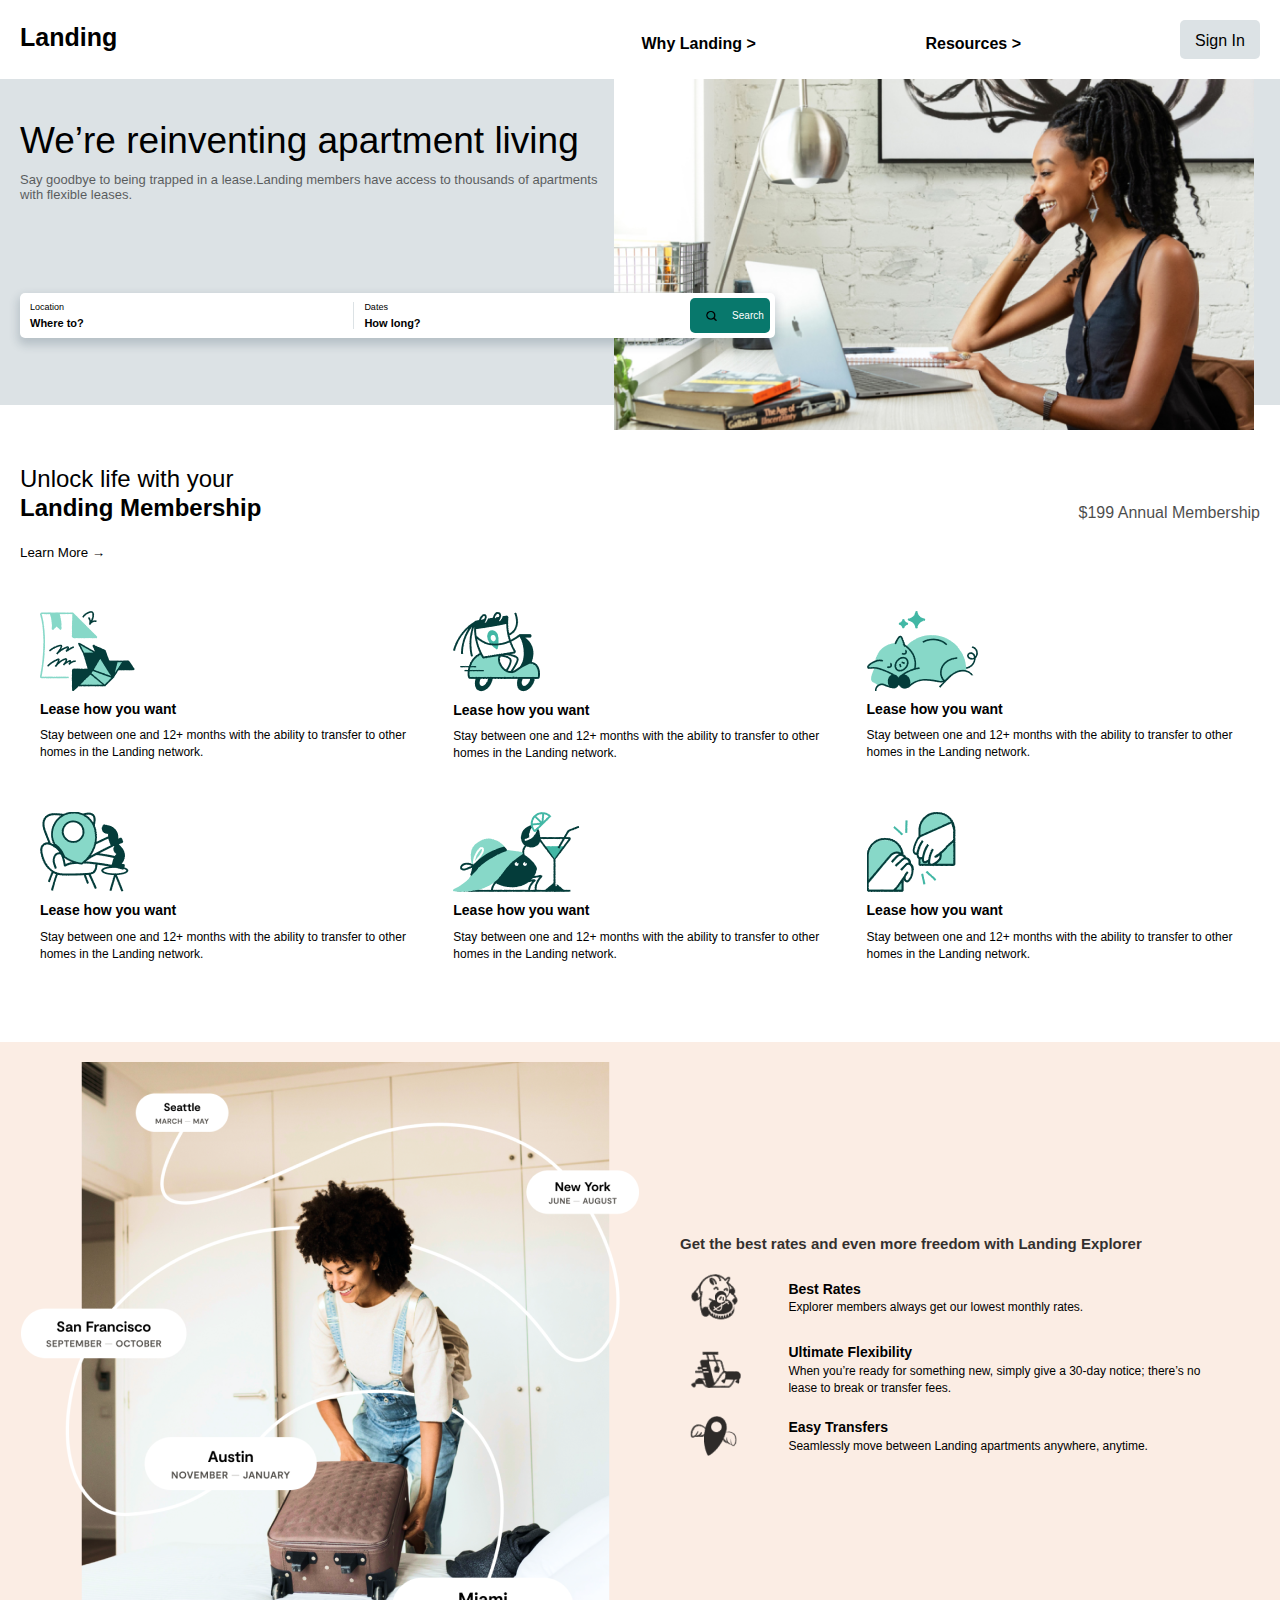
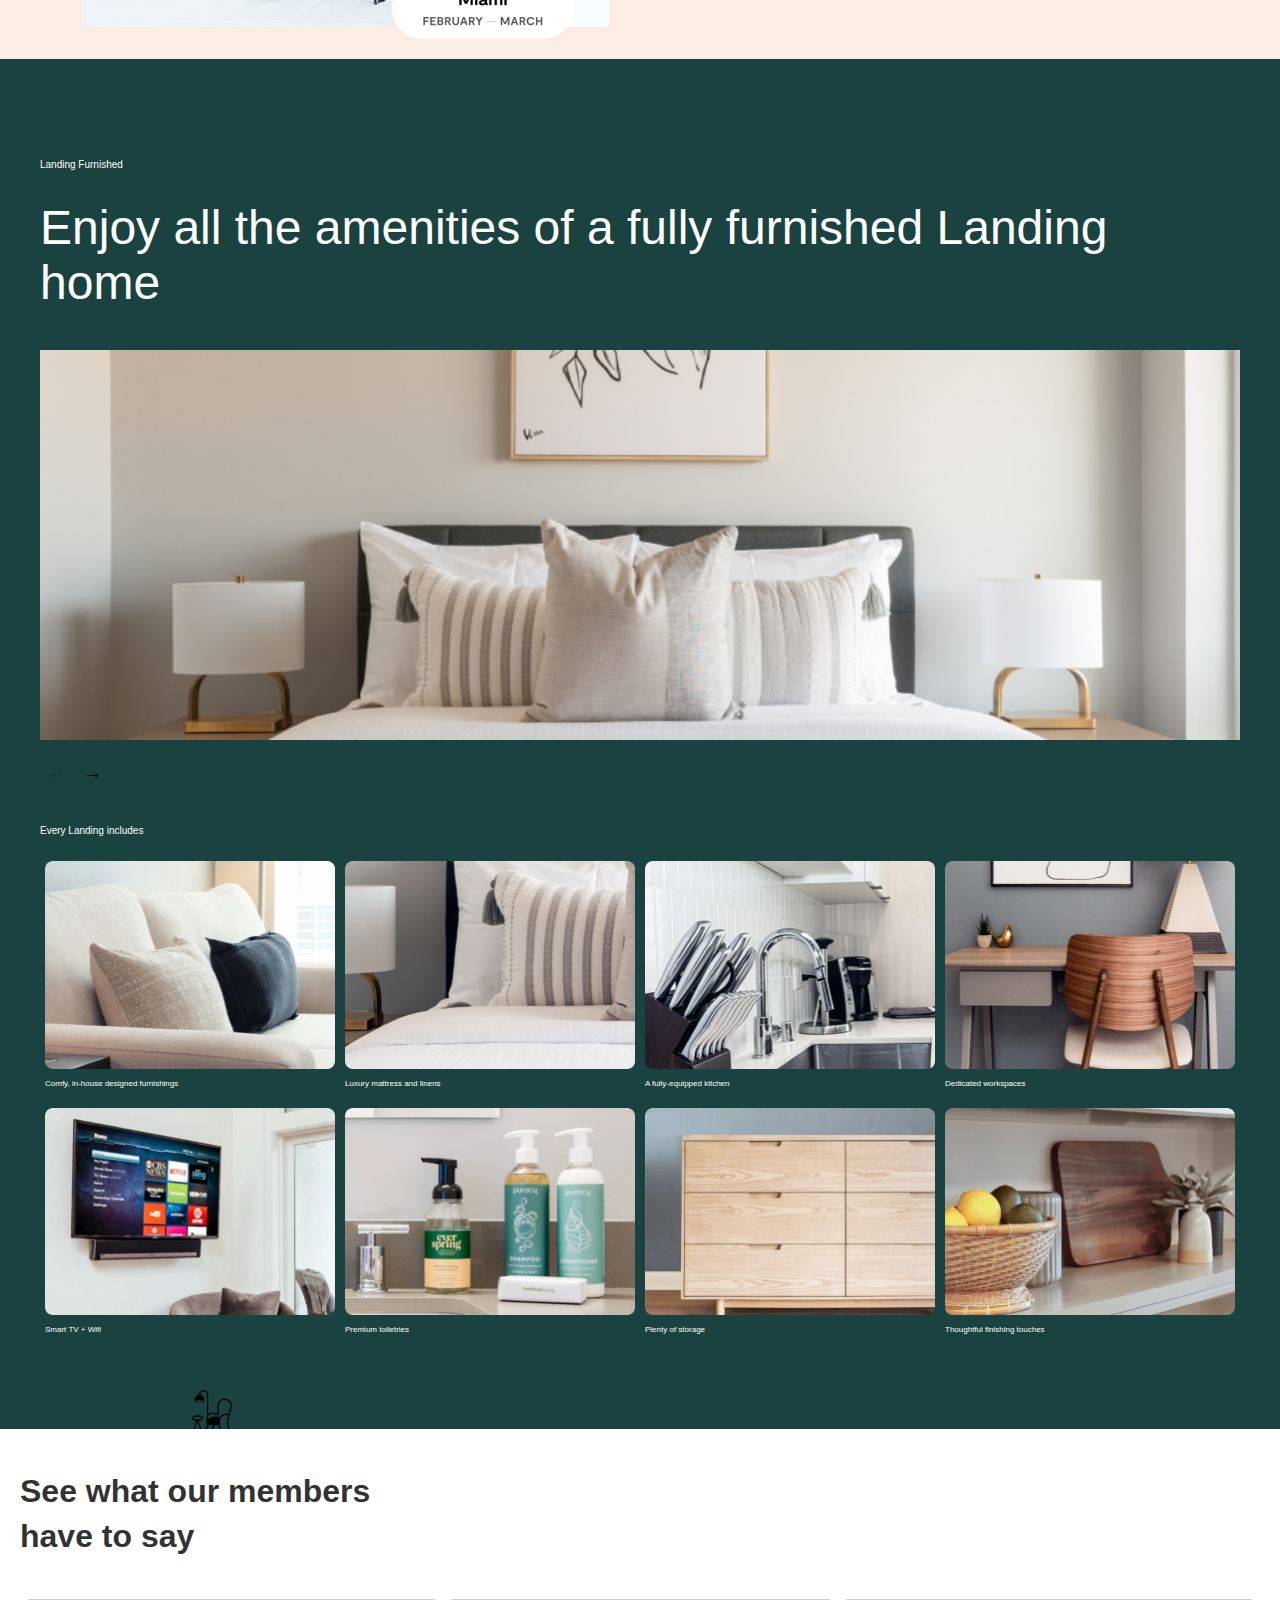
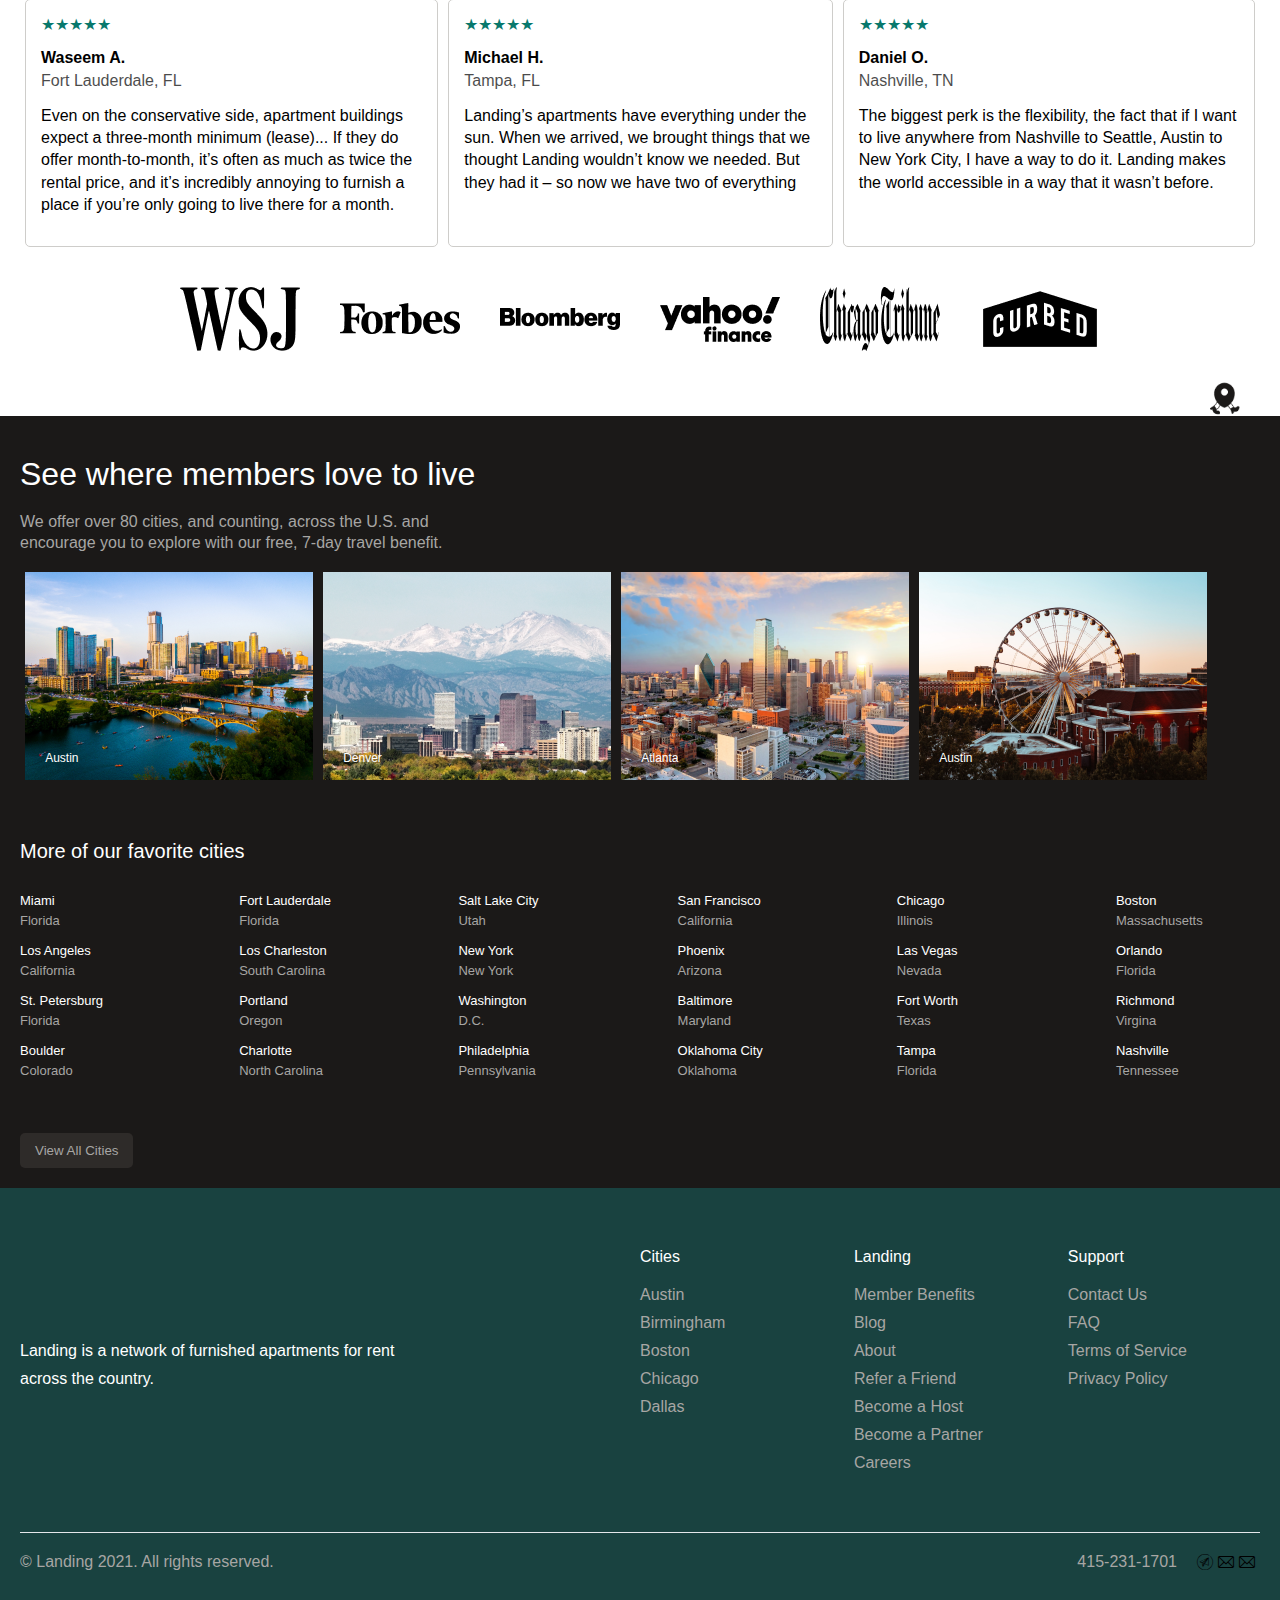
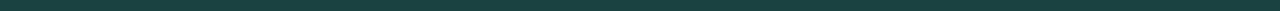
<file: project-2/index.html>
<!DOCTYPE html>
<html lang="en">
<head>
    <meta charset="UTF-8">
    <meta http-equiv="X-UA-Compatible" content="IE=edge">
    <meta name="viewport" content="width=device-width, initial-scale=1.0">
    <title>Document</title>
    <link rel="stylesheet" type="text/css" href="slick/slick.css">
    <link rel="stylesheet" type="text/css" href="slick/slick-theme.css">
    <!-- <link rel="stylesheet" href="css/anamation.css"> -->
    <!-- <link href="https://unpkg.com/aos@2.3.1/dist/aos.css" rel="stylesheet"> -->
    <link rel="stylesheet" href="css/app.min.css">
    <link rel="stylesheet" href="css/style.css">
</head>
<body>
    <!-- шапка с выпадающим меню -->
    <header>
        <div class="header__sub">
            <a href="#" class="header__logo__sub">
                <div class="img__wrapper__sub">
                    Landing
                </div>
            </a>
            <div class="header__burger__sub">
                <span></span>
            </div>
            <nav class="header__menu__sub">
                <ul class="header__list__sub">
                    <li>
                        <a href="#" class="header__link header__link__sub">Why Landing <span>></span></a>
                        <ul class="sub__menu__list">
                            <li>
                                <a href="#" class="sub__menu__link">link</a>
                            </li>
                            <li>
                                <a href="#" class="sub__menu__link">link-2</a>
                            </li>
                            <li>
                                <a href="#" class="sub__menu__link">link-3</a>
                            </li>
                        </ul>
                    </li>
                    <li>
                        <a href="#" class="header__link header__link__sub__2">Resources <span>></span></a>
                        <ul class="sub__menu__list__2">
                            <li>
                                <a href="#" class="sub__menu__link">link</a>
                            </li>
                            <li>
                                <a href="#" class="sub__menu__link">link-2</a>
                            </li>
                            <li>
                                <a href="#" class="sub__menu__link">link-3</a>
                            </li>
                            <li>
                                <a href="#" class="sub__menu__link">link-4</a>
                            </li>
                        </ul>
                    </li>
                    <li class="btn__header">Sign In</li>
                </ul>
            </nav>
        </div>
    </header>
     <!-- шапка с выпадающим меню -->
     <main>
         <div class="header__bunner">
             <div class="reinventing">
                 <h1>We’re reinventing apartment living</h1>
                 <p>Say goodbye to being trapped in a lease.Landing members have access to thousands of apartments with flexible leases.</p>
             </div>
             <div class="img__bunner"></div>
             <div class="nav__banner">
                 <div class="location">
                    <h2>Location</h2>
                    <p>Where to?</p>
                 </div>
                 <div class="dates">
                    <h2>Dates</h2>
                    <p>How long?</p>
                 </div>
                 <div class="search">
                     <div class="img__search">
                         <img src="images/src/search.png" alt="alt">
                         <img src="images/src/search__2.png" alt="alt">
                     </div>
                    <input type="text" placeholder="Search">
                 </div>
             </div>
         </div>

         <div class="unlock__life">
            <div class="unlock__life__text">
                <div class="membership">
                    <h2>Unlock life with your <br><span>Landing Membership</span></h2>
                    <button>Learn More →</button>
                </div>
                <div class="unlock__life__price">
                    <span>$199 Annual Membership</span>
                </div>
            </div>
            <div class="unlock__life__cards">
                <div class="unlock__life__card">
                    <div class="img__wrapper">
                        <img src="images/src/Frame.png" alt="alt">
                    </div>
                    <h3>Lease how you want</h3>
                    <p>Stay between one and 12+ months with the ability to transfer to other homes in the Landing network.</p>
                </div>
                <div class="unlock__life__card">
                    <div class="img__wrapper">
                        <img src="images/src/Frame__2.png" alt="alt">
                    </div>
                    <h3>Lease how you want</h3>
                    <p>Stay between one and 12+ months with the ability to transfer to other homes in the Landing network.</p>
                </div>
                <div class="unlock__life__card">
                    <div class="img__wrapper">
                        <img src="images/src/Frame__3.png" alt="alt">
                    </div>
                    <h3>Lease how you want</h3>
                    <p>Stay between one and 12+ months with the ability to transfer to other homes in the Landing network.</p>
                </div>
                <div class="unlock__life__card">
                    <div class="img__wrapper">
                        <img src="images/src/Frame__4.png" alt="alt">
                    </div>
                    <h3>Lease how you want</h3>
                    <p>Stay between one and 12+ months with the ability to transfer to other homes in the Landing network.</p>
                </div>
                <div class="unlock__life__card">
                    <div class="img__wrapper">
                        <img src="images/src/Frame__5.png" alt="alt">
                    </div>
                    <h3>Lease how you want</h3>
                    <p>Stay between one and 12+ months with the ability to transfer to other homes in the Landing network.</p>
                </div>
                <div class="unlock__life__card">
                    <div class="img__wrapper">
                        <img src="images/src/Frame__6.png" alt="alt">
                    </div>
                    <h3>Lease how you want</h3>
                    <p>Stay between one and 12+ months with the ability to transfer to other homes in the Landing network.</p>
                </div>
            </div>
        </div>

        <div class="get__best__rates">
            <div class="get__best__rates__img">
                <img src="images/src/Rectangle.png" alt="alt">
            </div>
            <div class="get__best__rates__text">
                <h3>Get the best rates and even more freedom with Landing Explorer</h3>
                <div class="text__card">
                    <div class="img__wrapper">
                        <img src="images/src/image3.png" alt="alt">
                    </div>
                    <div class="text__card__p">
                        <p>Best Rates</p>
                        <p>Explorer members always get our lowest monthly rates.</p>
                    </div>
                </div>
                <div class="text__card">
                    <div class="img__wrapper">
                        <img src="images/src/image2.png" alt="alt">
                    </div>
                    <div class="text__card__p">
                        <p>Ultimate Flexibility</p>
                        <p>When you’re ready for something new, simply give a 30-day notice; there’s no lease to break or transfer fees.</p>
                    </div>
                </div>
                <div class="text__card">
                    <div class="img__wrapper">
                        <img src="images/src/image1.png" alt="alt">
                    </div>
                    <div class="text__card__p">
                        <p>Easy Transfers</p>
                        <p>Seamlessly move between Landing apartments anywhere, anytime.</p>
                    </div>
                </div>
            </div>
        </div>

        <div class="enjoy__amenities">
            <p>Landing Furnished</p>
            <h3>Enjoy all the amenities of a fully furnished Landing home</h3>
            <div class="wrapper">
                <div class="slider__container">
                    <div class="slider__track">
                        <div class="slider__item">

                        </div>
                        <div class="slider__item">

                        </div>
                    </div>
                    <div class="slider__buttons">
                        <button class="btn__prev">←</button>
                        <button class="btn__next">→</button>
                    </div>
                </div>
            </div>
            <h3 class="gallery__h3">Every Landing includes</h3>
            <div class="enjoy__amenities__gallery">
                <div class="gallery__item">
                    <img src="images/src/slider_3.png" alt="alt">
                    <span>Comfy, in-house designed furnishings</span>
                </div>
                <div class="gallery__item">
                    <img src="images/src/slider_4.png" alt="alt">
                    <span>Luxury mattress and linens</span>
                </div>
                <div class="gallery__item">
                    <img src="images/src/slider_5.png" alt="alt">
                    <span>A fully-equipped kitchen</span>
                </div>
                <div class="gallery__item">
                    <img src="images/src/slider_6.png" alt="alt">
                    <span>Dedicated workspaces</span>
                </div>
                <div class="gallery__item">
                    <img src="images/src/slider_7.png" alt="alt">
                    <span>Smart TV + Wifi</span>
                </div>
                <div class="gallery__item">
                    <img src="images/src/slider_8.png" alt="alt">
                    <span>Premium toiletries</span>
                </div>
                <div class="gallery__item">
                    <img src="images/src/slider_9.png" alt="alt">
                    <span>Plenty of storage</span>
                </div>
                <div class="gallery__item">
                    <img src="images/src/slider_10.png" alt="alt">
                    <span>Thoughtful finishing touches</span>
                </div>
            </div>
            <img class="enjoy__amenities__img" src="images/src/Frame_7.png" alt="alt">
        </div>

        <div class="our__members">
            <div class="our__members__p">
                <p>See what our members</p>
                <p>have to say</p>
            </div>
            <div class="our__members__cards">
                <div class="our__members__card">
                    <span>★★★★★</span>
                    <p>Waseem A.</p>
                    <p>Fort Lauderdale, FL</p>
                    <p>Even on the conservative side, apartment buildings expect a three-month minimum (lease)... If they do offer month-to-month, it’s often as much as twice the rental price, and it’s incredibly annoying to furnish a place if you’re only going to live there for a month.</p>
                </div>
                <div class="our__members__card">
                    <span>★★★★★</span>
                    <p>Michael H.</p>
                    <p>Tampa, FL</p>
                    <p>Landing’s apartments have everything under the sun. When we arrived, we brought things that we thought Landing wouldn’t know we needed. But they had it – so now we have two of everything</p>
                </div>
                <div class="our__members__card">
                    <span>★★★★★</span>
                    <p>Daniel O.</p>
                    <p>Nashville, TN</p>
                    <p>The biggest perk is the flexibility, the fact that if I want to live anywhere from Nashville to Seattle, Austin to New York City, I have a way to do it. Landing makes the world accessible in a way that it wasn’t before.</p>
                </div>
            </div>
            <div class="sponsors">
                <div class="sponsor">
                    <img src="images/src/Frame_8.png" alt="alt">
                </div>
                <div class="sponsor">
                    <img src="images/src/Frame_9.png" alt="alt">
                </div>
                <div class="sponsor">
                    <img src="images/src/Frame_10.png" alt="alt">
                </div>
                <div class="sponsor">
                    <img src="images/src/Frame_11.png" alt="alt">
                </div>
                <div class="sponsor">
                    <img src="images/src/Frame_12.png" alt="alt">
                </div>
                <div class="sponsor">
                    <img src="images/src/Frame_13.png" alt="alt">
                </div>
            </div>
            <div class="our__members__img">
                <img src="images/src/Frame_14.png" alt="alt">
            </div>
        </div>

        <div class="where__members">
            <div class="where__members__text">
                <h3>See where members love to live</h3>
                <p>We offer over 80 cities, and counting, across the U.S. and</p>
                <p>encourage you to explore with our free, 7-day travel benefit.</p>
            </div>
            <div class="where__members__galery">
                <div class="where__members__galery__item">
                    <img src="images/src/new-austin-cover1.png" alt="alt">
                    <span>Austin</span>
                </div>
                <div class="where__members__galery__item">
                    <img src="images/src/new-austin-cover2.png" alt="alt">
                    <span>Denver</span>
                </div>
                <div class="where__members__galery__item">
                    <img src="images/src/new-austin-cover3.png" alt="alt">
                    <span>Atlanta</span>
                </div>
                <div class="where__members__galery__item">
                    <img src="images/src/new-austin-cover4.png" alt="alt">
                    <span>Austin</span>
                </div>
            </div>
            <div class="where__members__nav">
                <p>More of our favorite cities</p>
                <nav>
                    <ul>
                        <li>Miami</li>
                        <li><a href="#">Florida</a></li>
                        <li>Los Angeles</li>
                        <li><a href="#">California</a></li>
                        <li>St. Petersburg</li>
                        <li><a href="#">Florida</a></li>
                        <li>Boulder</li>
                        <li><a href="#">Colorado</a></li>
                    </ul>
                    <ul>
                        <li>Fort Lauderdale</li>
                        <li><a href="#">Florida</a></li>
                        <li>Los Charleston</li>
                        <li><a href="#">South Carolina</a></li>
                        <li>Portland</li>
                        <li><a href="#">Oregon</a></li>
                        <li>Charlotte</li>
                        <li><a href="#">North Carolina</a></li>
                    </ul>
                    <ul>
                        <li>Salt Lake City</li>
                        <li><a href="#">Utah</a></li>
                        <li>New York</li>
                        <li><a href="#">New York</a></li>
                        <li>Washington</li>
                        <li><a href="#">D.C.</a></li>
                        <li>Philadelphia</li>
                        <li><a href="#">Pennsylvania</a></li>
                    </ul>
                    <ul>
                        <li>San Francisco</li>
                        <li><a href="#">California</a></li>
                        <li>Phoenix</li>
                        <li><a href="#">Arizona</a></li>
                        <li>Baltimore</li>
                        <li><a href="#">Maryland</a></li>
                        <li>Oklahoma City</li>
                        <li><a href="#">Oklahoma</a></li>
                    </ul>
                    <ul>
                        <li>Chicago</li>
                        <li><a href="#">Illinois</a></li>
                        <li>Las Vegas</li>
                        <li><a href="#">Nevada</a></li>
                        <li>Fort Worth</li>
                        <li><a href="#">Texas</a></li>
                        <li>Tampa</li>
                        <li><a href="#">Florida</a></li>
                    </ul>
                    <ul>
                        <li>Boston</li>
                        <li><a href="#">Massachusetts</a></li>
                        <li>Orlando</li>
                        <li><a href="#">Florida</a></li>
                        <li>Richmond</li>
                        <li><a href="#">Virgina</a></li>
                        <li>Nashville</li>
                        <li><a href="#">Tennessee</a></li>
                    </ul>
                </nav>
                <button>View All Cities</button>
            </div>
        </div>
     </main>

     <footer>
         <div class="footer__links">
             <div class="footer__links__p">
                <p>Landing is a network of furnished apartments for rent</p>
                <p>across the country.</p>
             </div>
            <nav>
               <ul>
                   <li>Cities</li>
                   <li><a href="#">Austin</a></li>
                   <li><a href="#">Birmingham</a></li>
                   <li><a href="#">Boston</a></li>
                   <li><a href="#">Chicago</a></li>
                   <li><a href="#">Dallas</a></li>
               </ul>
               <ul>
                   <li>Landing</li>
                   <li><a href="#">Member Benefits</a></li>
                   <li><a href="#">Blog</a></li>
                   <li><a href="#">About</a></li>
                   <li><a href="#">Refer a Friend</a></li>
                   <li><a href="#">Become a Host</a></li>
                   <li><a href="#">Become a Partner</a></li>
                   <li><a href="#">Careers</a></li>
               </ul>
               <ul>
                   <li>Support</li>
                   <li><a href="#">Contact Us</a></li>
                   <li><a href="#">FAQ</a></li>
                   <li><a href="#">Terms of Service</a></li>
                   <li><a href="#">Privacy Policy</a></li>
               </ul>
           </nav>
         </div>
         <div class="footer__icons">
             <p>© Landing 2021.  All rights reserved.</p>
             <div class="icons">
                 <span>415-231-1701</span>
                 <i class="icon-telegram"></i>
                 <i class="icon-email"></i>
                 <i class="icon-email"></i>
             </div>
         </div>
     </footer>
 








    <!-- <script src="https://unpkg.com/aos@2.3.1/dist/aos.js"></script> -->
    <script src="https://code.jquery.com/jquery-3.6.0.min.js"></script>
    <script src="js/slick.min.js"></script>
    <script src="js/app.js"></script>
</body>
</html>
</file>
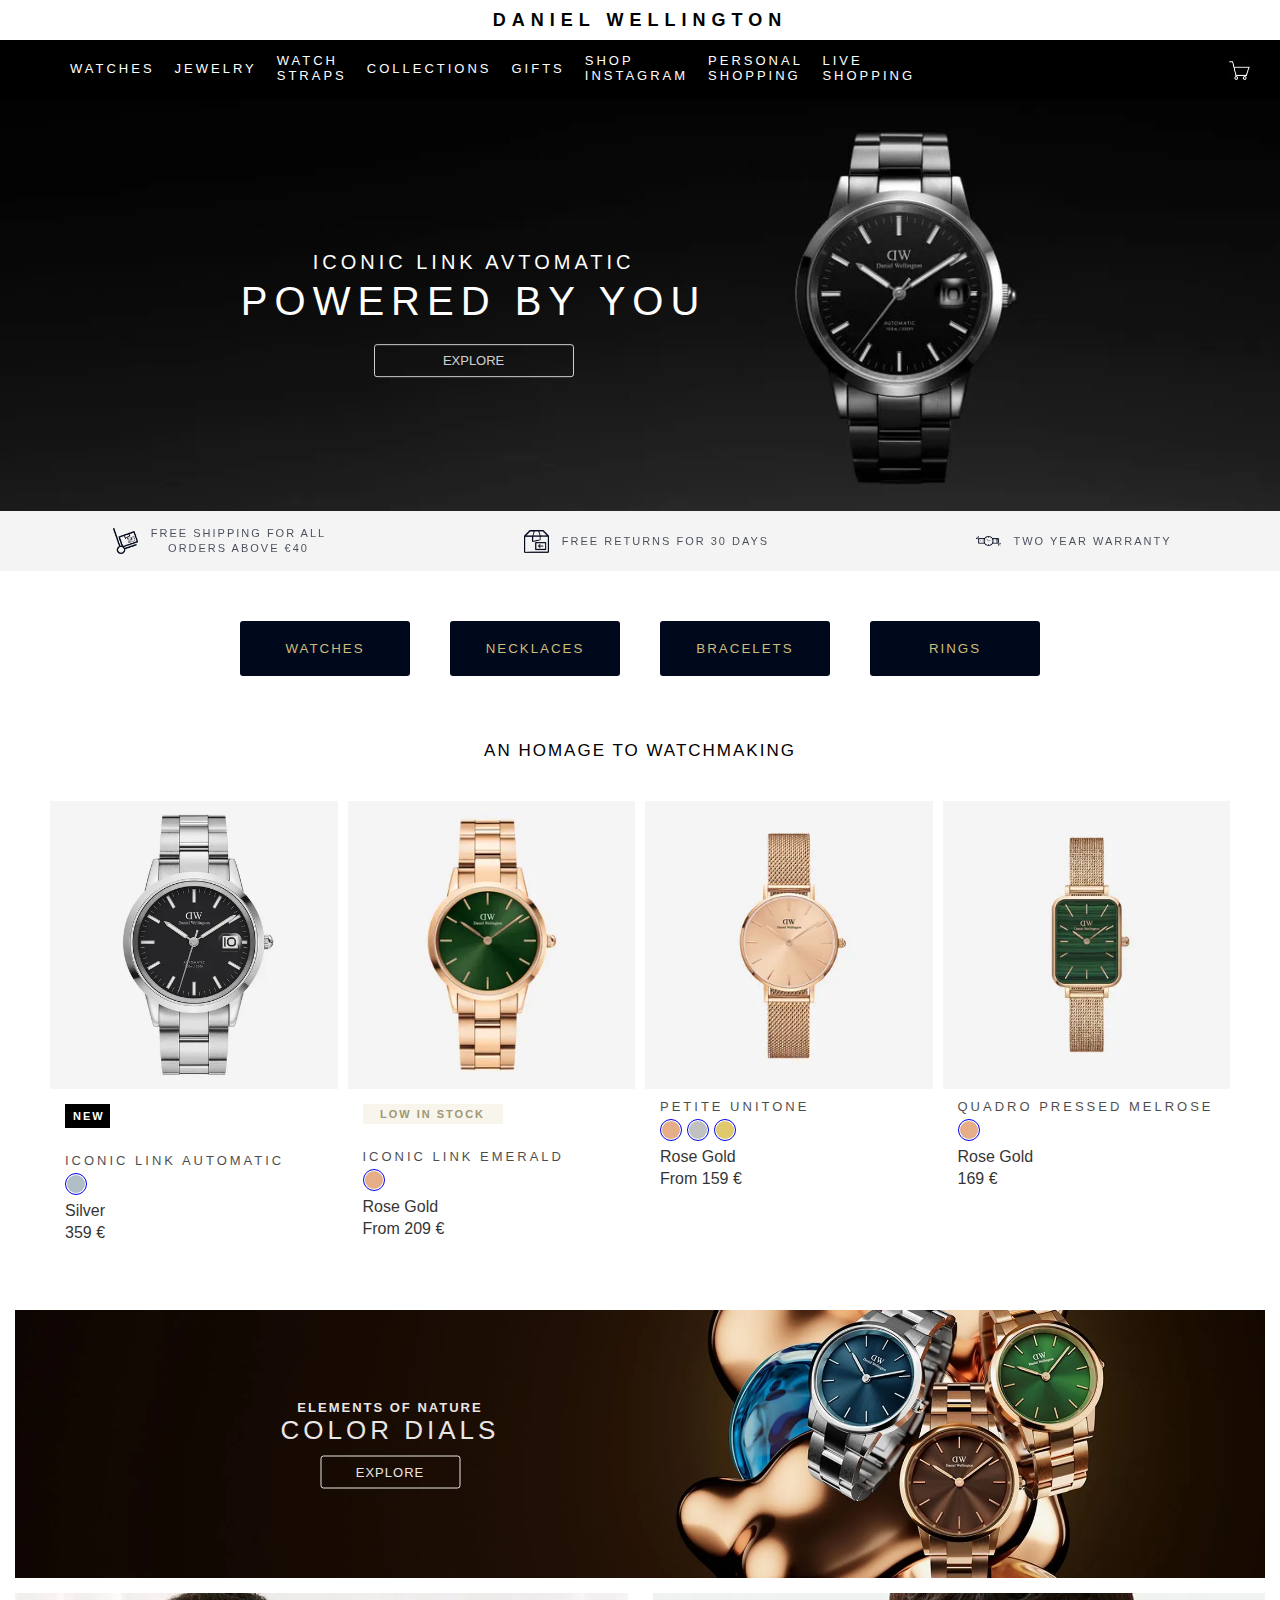
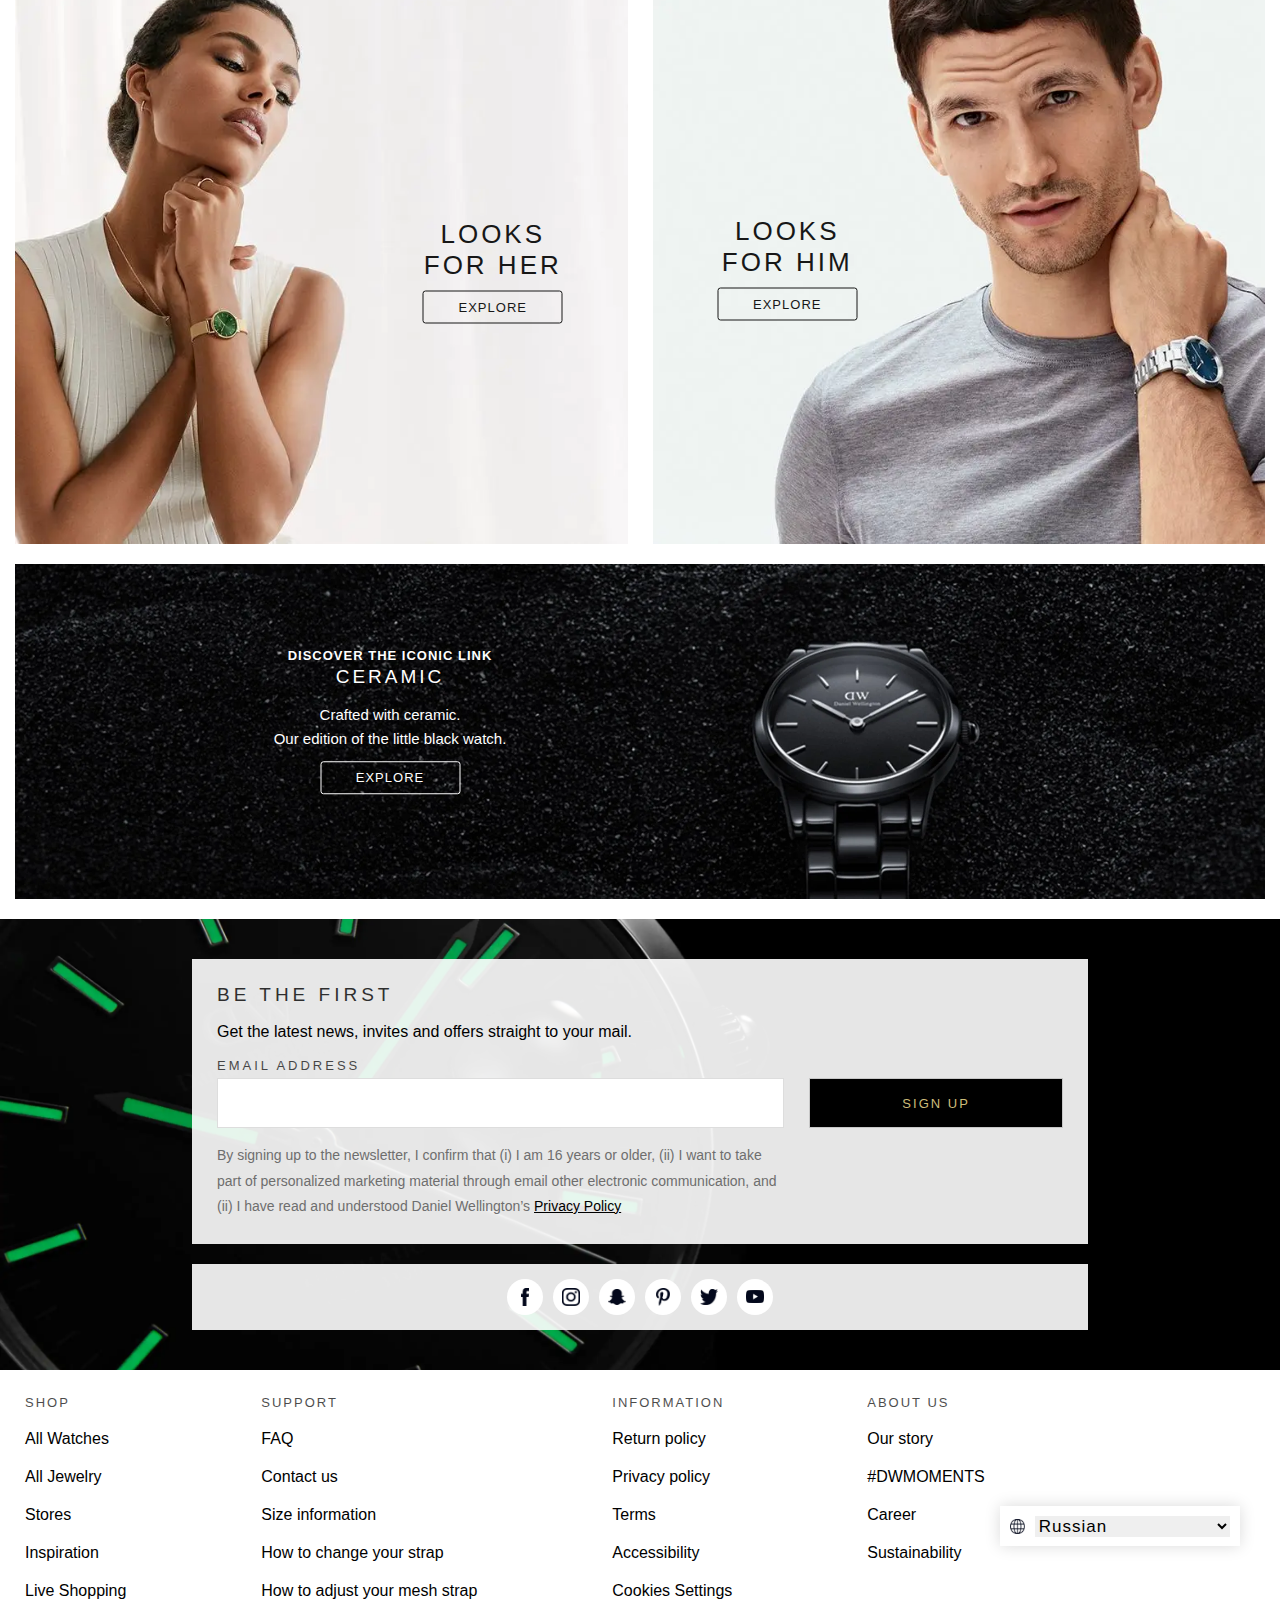
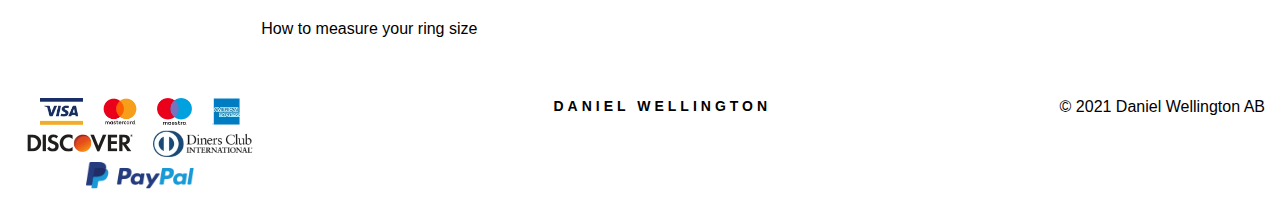
<file: project-4/index.html>
<!DOCTYPE html>
<html lang="en">
<head>
    <meta charset="UTF-8">
    <meta http-equiv="X-UA-Compatible" content="IE=edge">
    <meta name="viewport" content="width=device-width, initial-scale=1, maximum-scale=1, minimum-scale=1, user-scalable=no">
    <title>Document</title>
    <link rel="stylesheet" type="text/css" href="slick/slick.css">
    <link rel="stylesheet" type="text/css" href="slick/slick-theme.css">
    <!-- <link rel="stylesheet" href="css/anamation.css"> -->
    <!-- <link href="https://unpkg.com/aos@2.3.1/dist/aos.css" rel="stylesheet"> -->
    <link rel="stylesheet" href="css/app.min.css">
    <link rel="stylesheet" href="css/style.css">
</head>
<body>
    <header>
        <div class="header__IpadPro">
            <a href="index.html" class="header__logo__Ipad">
                <div class="img__wrapper">
                    daniel wellington
                </div>
            </a>
        </div>
        <div class="header">
            <a href="index.html" class="header__logo">
                <div class="img__wrapper">
                    daniel wellington
                </div>
            </a>
            <div class="burger__cart">
                <div class="img__header">
                    <img src="images/dest/1.jpg" alt="alt">
                </div>
                <div class="header__burger">
                    <span></span>
                </div>
            </div>
            <nav class="header__menu">
                <ul class="header__list">
                    <li>
                        <a href="#" class="header__link"><img src="images/dest/14.jpg" alt="alt"> Watches</a>
                        <div class="span__hover">
                            <span></span>
                            <span></span>
                        </div>
                    </li>
                    <li>
                        <a href="#" class="header__link"><img src="images/dest/15.jpg" alt="alt"> Jewelry</a>
                        <div class="span__hover">
                            <span></span>
                            <span></span>
                        </div>
                    </li>
                    <li>
                        <a href="#" class="header__link"><img src="images/dest/16.jpg" alt="alt"> Watch straps</a>
                        <div class="span__hover">
                            <span></span>
                            <span></span>
                        </div>
                    </li>
                    <li>
                        <a href="#" class="header__link"><img src="images/dest/17.jpg" alt="alt"> Collections</a>
                        <div class="span__hover">
                            <span></span>
                            <span></span>
                        </div>
                    </li>
                    <li>
                        <a href="#" class="header__link"><img src="images/dest/18.jpg" alt="alt"> Gifts</a>
                        <div class="span__hover">
                            <span></span>
                            <span></span>
                        </div>
                    </li>
                    <li>
                        <a href="#" class="header__link"><img src="images/dest/19.jpg" alt="alt"> Shop Instagram</a>
                        <div class="span__hover">
                            <span></span>
                            <span></span>
                        </div>
                    </li>
                    <li>
                        <a href="#" class="header__link"><img src="images/dest/20.jpg" alt="alt"> Personal Shopping</a>
                        <div class="span__hover">
                            <span></span>
                            <span></span>
                        </div>
                    </li>
                    <li>
                        <a href="#" class="header__link"><img src="images/dest/21.jpg" alt="alt"> Live Shopping</a>
                        <div class="span__hover">
                            <span></span>
                            <span></span>
                        </div>
                    </li>
                </ul>
            </nav>
        </div>
    </header>

     <main>
         <div class="bunner__header">
            <picture>
                <source media="(min-width: 1024px)" srcset="images/dest/13.png">
                <img src="images/dest/12.png" alt="alt">
            </picture>
             <div class="bnr__text">
                 <p>iconic link avtomatic</p>
                 <h1>powered by you</h1>
                 <button class="btn">EXPLORE</button>
             </div>
         </div>
         <div class="slider__header">
            <div class="services__slider">
                <div class="services__slider__item">
                    <div class="img-wrap">    
                        <img src="images/dest/3.jpg" alt="img">
                    </div>
                    <div class="slider__text">
                        <span>Free shipping for all</span>
                        <span>orders above €40</span>
                    </div>
                </div>
                <div class="services__slider__item">
                    <div class="img-wrap">    
                        <img src="images/dest/4.jpg" alt="img">
                    </div>
                    <div class="slider__text">
                        <span>Free returns for 30 days</span>
                    </div>
                </div>
                <div class="services__slider__item">
                    <div class="img-wrap">    
                        <img src="images/dest/2.jpg" alt="img">
                    </div>
                    <div class="slider__text">
                        <span>Two year warranty</span>
                    </div>
                </div>
            </div> 
         </div>
         <div class="wrapper__pading">
            <div class="btns">
                <button class="btn btn--btns">Watches</button>
                <button class="btn btn--btns">Necklaces</button>
                <button class="btn btn--btns">Bracelets</button>
                <button class="btn btn--btns">Rings</button>
            </div>
            <div class="watch__making">
                <h2 class="watch__title">AN HOMAGE TO WATCHMAKING </h2>
                <div class="watch__items">
                    <a href="product.html" class="watch__item">
                        <div class="watch__img">
                           <img src="images/dest/wath.png" alt="alt">
                        </div>
                        <h2 class="new">NEW</h2>
                        <p>Iconic Link Automatic</p>
                        <div class="colors">
                            <div class="border">
                                <div class="color"></div>
                            </div>
                        </div>
                       <span>Silver</span>
                       <span>359 €</span>
                    </a>
                    <a href="product.html" class="watch__item">
                       <div class="watch__img">
                          <img src="images/dest/wath-2.png" alt="alt">
                       </div>
                       <h2 class="low">Low in stock</h2>
                       <p>Iconic Link Emerald</p>
                       <div class="colors">
                           <div class="border">
                               <div class="color"></div>
                           </div>
                       </div>
                      <span>Rose Gold</span>
                      <span>From 209 €</span>
                   </a>
                   <a href="product.html" class="watch__item">
                       <div class="watch__img">
                          <img src="images/dest/wath-3.png" alt="alt">
                       </div>
                       <p>Petite Unitone</p>
                       <div class="colors">
                           <div class="border">
                               <div class="color"></div>
                           </div>
                           <div class="border">
                               <div class="color"></div>
                           </div>
                           <div class="border">
                               <div class="color"></div>
                           </div>
                       </div>
                      <span>Rose Gold</span>
                      <span>From 159 €</span>
                   </a>
                   <a href="product.html" class="watch__item">
                       <div class="watch__img">
                          <img src="images/dest/wath-4.png" alt="alt">
                       </div>
                       <p>Quadro Pressed Melrose</p>
                       <div class="colors">
                           <div class="border">
                               <div class="color"></div>
                           </div>
                       </div>
                      <span>Rose Gold</span>
                      <span>169 €</span>
                   </a>
                </div>
            </div> 
            <div class="section__bunners">
                <div class="bunner__nature">
                    <picture>
                        <source media="(min-width: 1024px)" srcset="images/dest/bunner-IpadPro.png">
                        <img src="images/dest/bunner.png" alt="alt">
                    </picture>
                    <div class="nature__text nature__text__IpadPro">
                        <h2>ELEMENTS OF NATURE</h2>
                        <p>COLOR DIALS</p>
                        <button class="btn btn__nature">Explore</button>
                    </div>
                </div>
                <div class="her__him">
                    <div class="bunner__nature her">
                        <picture>
                            <img src="images/dest/bunner-2.png" alt="alt">
                        </picture>
                        <div class="nature__text her__text">
                            <h2>looks</h2>
                            <p>for her</p>
                            <button class="btn btn__nature btn__her">Explore</button>
                        </div>
                    </div>
                    <div class="bunner__nature her him">
                        <picture>
                            <img src="images/dest/bunner-3.png" alt="alt">
                        </picture>
                        <div class="nature__text her__text him__text">
                            <h2>looks</h2>
                            <p>for him</p>
                            <button class="btn btn__nature btn__her">Explore</button>
                        </div>
                    </div>
                </div>
                <div class="ceramic">
                    <picture>
                        <source media="(min-width: 1024px)" srcset="images/dest/bunner-4-IpadPro.png">
                        <img src="images/dest/bunner-4.png" alt="alt">
                    </picture>
                    <div class="ceramic__text">
                        <h2>DISCOVER THE ICONIC LINK </h2>
                        <span>CERAMIC</span>
                        <p>Crafted with ceramic.</p>
                        <p>Our edition of the little black watch.</p>
                        <button class="btn btn__ceramic">Explore</button>
                    </div>
                </div>
            </div>
         </div>
         <div class="contact">
             <div class="contact__form">
                 <h2>BE THE FIRST</h2>
                 <p>Get the latest news, invites and offers straight to your mail.</p>
                 <span>Email Address</span>
                 <form action="#" class="form">
                     <input type="text">
                     <button class="btn__form">Sign up</button>
                 </form>
                 <p class="privacy">By signing up to the newsletter, I confirm that (i) I am 16 years or older, (ii) I want to take part of personalized marketing material through email other electronic communication, and (ii) I have read and understood Daniel Wellington’s <a href="#"> Privacy Policy</a></p>
             </div>
             <div class="icons">
                 <div class="icon"><img src="images/dest/5.jpg" alt="alt"></div>
                 <div class="icon"><img src="images/dest/6.jpg" alt="alt"></div>
                 <div class="icon"><img src="images/dest/7.jpg" alt="alt"></div>
                 <div class="icon"><img src="images/dest/8.jpg" alt="alt"></div>
                 <div class="icon"><img src="images/dest/9.jpg" alt="alt"></div>
                 <div class="icon"><img src="images/dest/10.jpg" alt="alt"></div>
             </div>
         </div>
        <!-- TABS <div class="tabs">
            <div class="tabs__nav">
                <button class="tabs__nav-btn active" type="button" data-tab="#tab_1">Lorem, ipsum dolor.</button>
                <button class="tabs__nav-btn" type="button" data-tab="#tab_2">Lorem, ipsum dolor.</button>
                <button class="tabs__nav-btn" type="button" data-tab="#tab_3">Lorem, ipsum dolor.</button>
                <button class="tabs__nav-btn" type="button" data-tab="#tab_4">Lorem, ipsum dolor.</button>
            </div>
            <div class="tabs__content">
                <div class="tabs__item active" id="tab_1">
                    <p>Lorem ipsum dolor sit amet consectetur, adipisicing elit. Dolorem, beatae!</p>
                </div>
                <div class="tabs__item" id="tab_2">
                    <p>Lorem ipsum dolor sit amet consectetur, adipisicing elit. Dolorem, beatae!</p>
                </div>
                <div class="tabs__item" id="tab_3">
                    <p>Lorem ipsum dolor sit amet consectetur, adipisicing elit. Dolorem, beatae!</p>
                </div>
                <div class="tabs__item" id="tab_4">
                    <p>Lorem ipsum dolor sit amet consectetur, adipisicing elit. Dolorem, beatae!</p>
                </div>
            </div>
        </div>  TABS -->
        <!-- SLICK SLIDER <div class="services__slider">
            <div class="services__slider__item">
                <div class="img-wrap">    
                    <img src="images/src/item-1.jpg" alt="img">
                </div>
            </div>
            <div class="services__slider__item">
                <div class="img-wrap">    
                    <img src="images/src/item-2.jpg" alt="img">
                </div>
            </div>
            <div class="services__slider__item">
                <div class="img-wrap">    
                    <img src="images/src/item-3.jpg" alt="img">
                </div>
            </div>
        </div> SLICK SLIDER -->
    
         <!-- Слайдер обычный  <div class="wrapper">
            <div class="slider__container">
                <div class="slider__track">
                    <div class="slider__item"></div>
                    <div class="slider__item"></div>
                    <div class="slider__item"></div>
                    <div class="slider__item"></div>
                    <div class="slider__item"></div>
                </div>
                <div class="slider__buttons">
                    <button class="btn__prev">Prev</button>
                    <button class="btn__next">Next</button>
                </div>
            </div>
        </div> Слайдер обычный -->
       
        <!-- POPUP <div class="card__form__bg">
            <form action="telegram.php" method="POST" class="card__form">
                <div class="center__close">
                <div class="img__form__close">
                    <i class="icon-cancel close-form">x</i>
                </div>
                </div>
                <h2>Заполните форму</h2>
                <div class="inputs">
                <input type="text" name="user_name" placeholder="name">
                <input type="text" name="user_tel" placeholder="tel">
                <input type="text" name="user_novaposhta" placeholder="nova poshta">
                <input type="text" name="user_adress" placeholder="adress">
                <input type="text" name="user_home" placeholder="home">
                <button class="close-form" type="submit">send</button>
                </div>
            </form>
        </div>  POPUP -->
       
     </main>

     <footer>
        <div class="accordions">
            <div class="accordions__IpadPro">
                <div class="block__accordion">
                    <button class="accordion">SHOP <img src="images/dest/galochka.jpg" alt="alt"></button>
                    <div class="panel">
                        <a href="#">All Watches</a>
                        <a href="#">All Jewelry</a>
                        <a href="#">Stores</a>
                        <a href="#">Inspiration</a>
                        <a href="#">Live Shopping</a>
                    </div>
                </div>
                <div class="block__accordion">
                    <button class="accordion">SUPPORT <img src="images/dest/galochka.jpg" alt="alt"></button>
                    <div class="panel">
                        <a href="#">FAQ</a>
                        <a href="#">Contact us</a>
                        <a href="#">Size information</a>
                        <a href="#">How to change your strap</a>
                        <a href="#">How to adjust your mesh strap</a>
                        <a href="#">How to measure your ring size</a>
                    </div>
                </div>
                <div class="block__accordion">
                    <button class="accordion">INFORMATION <img src="images/dest/galochka.jpg" alt="alt"></button>
                    <div class="panel">
                        <a href="#">Return policy</a>
                        <a href="#">Privacy policy</a>
                        <a href="#">Terms</a>
                        <a href="#">Accessibility</a>
                        <a href="#">Cookies Settings</a>
                    </div>
                </div>
                <div class="block__accordion">
                    <button class="accordion">ABOUT US <img src="images/dest/galochka.jpg" alt="alt"></button>
                    <div class="panel">
                        <a href="#">Our story</a>
                        <a href="#">#DWMOMENTS</a>
                        <a href="#">Career</a>
                        <a href="#">Sustainability</a>
                    </div>
                </div>
            </div>
            <div class="langs">
                <img src="images/dest/11.jpg" alt="alt">
                <select name="#" id="#">
                    <option value="1">Russian</option>
                    <option value="2">Ukraine</option>
                    <option value="3">Usa</option>
                    <option value="4">Russian</option>
                </select>
            </div>
        </div>
        <div class="cop__spon">
            <div class="sponsors">
                <img src="images/dest/sponsors.png" alt="alt">
                <img src="images/dest/sponsors-2.png" alt="alt">
                <img src="images/dest/sponsors-3.png" alt="alt">
                <img src="images/dest/sponsors-4.png" alt="alt">
                <img src="images/dest/sponsors-5.png" alt="alt">
                <img src="images/dest/sponsors-6.png" alt="alt">
                <img src="images/dest/sponsors-7.png" alt="alt">
            </div>
            <p>daniel wellington</p>
            <span>© 2021 Daniel Wellington AB</span>
        </div>
     </footer>
 








    <!-- <script src="https://unpkg.com/aos@2.3.1/dist/aos.js"></script> -->
    <script src="https://code.jquery.com/jquery-3.6.0.min.js"></script>
    <script src="js/slick.min.js"></script>
    <script src="js/app.js"></script>
</body>
</html>
</file>
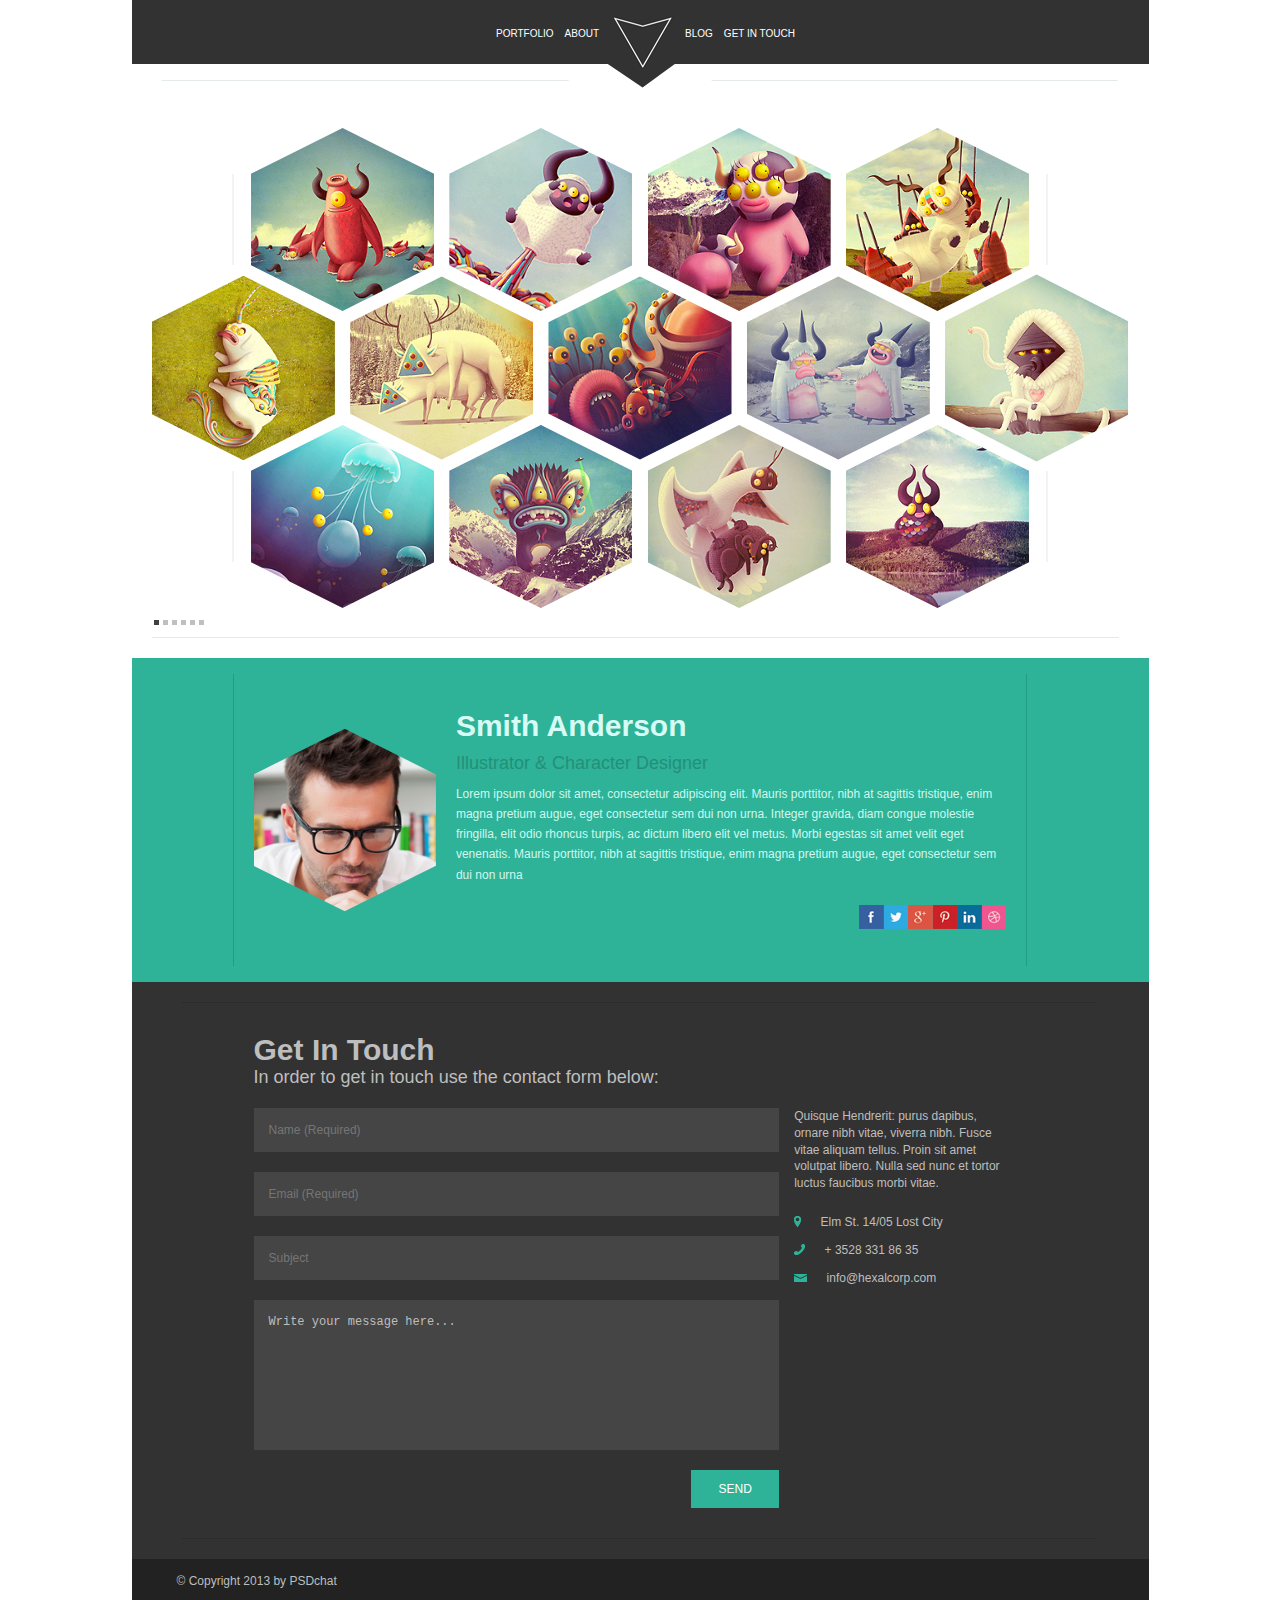
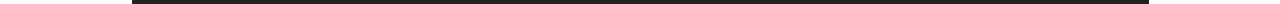
<file: project-5/index.html>
<!DOCTYPE html>
<html lang="en">
  <head>
    <meta charset="UTF-8" />
    <meta http-equiv="X-UA-Compatible" content="IE=edge" />
    <meta
      name="viewport"
      content="width=device-width, initial-scale=1, maximum-scale=1, minimum-scale=1, user-scalable=no"
    />
    <title>Document</title>
    <link rel="stylesheet" type="text/css" href="slick/slick.css" />
    <link rel="stylesheet" type="text/css" href="slick/slick-theme.css" />
    <!-- <link rel="stylesheet" href="css/anamation.css"> -->
    <!-- <link href="https://unpkg.com/aos@2.3.1/dist/aos.css" rel="stylesheet"> -->
    <link rel="stylesheet" href="css/app.min.css" />
    <link rel="stylesheet" href="css/style.css" />
  </head>
  <body>
    <header>
      <div class="header">
        <div class="border__header"></div>
        <a href="#" class="header__logo">
          <div class="img__wrapper"><img src="images/src/Logo.png" alt="alt"></div>
        </a>
        <div class="header__burger">
          <span></span>
        </div>
        <nav class="header__menu">
          <ul class="header__list">
            <li>
              <a href="#" class="header__link">PORTFOLIO</a>
            </li>
            <li>
              <a href="#" class="header__link">ABOUT</a>
            </li>
            <li class="logoIpadPro">
              <a href="#" class="header__link"><img src="images/src/Logo.png" alt="alt"/></a>
            </li>
            <li>
              <a href="#" class="header__link">BLOG</a>
            </li>
            <li>
              <a href="#" class="header__link">GET IN TOUCH</a>
            </li>
          </ul>
        </nav>
      </div>
    </header>

    <main>
        <div class="services__slider">
            <div class="services__slider__item">
              <div class="hexagon__items">
                <div class="hexagon"><img src="images/src/1.png" alt="alt"></div>
                <div class="hexagon"><img src="images/src/2.png" alt="alt"></div>
                <div class="hexagon"><img src="images/src/3.png" alt="alt"></div>
                <div class="hexagon"><img src="images/src/4.png" alt="alt"></div>
              </div>
              <div class="hexagon__items">
                <div class="hexagon"><img src="images/src/5.png" alt="alt"></div>
                <div class="hexagon"><img src="images/src/6.png" alt="alt"></div>
                <div class="hexagon"><img src="images/src/7.png" alt="alt"></div>
                <div class="hexagon"><img src="images/src/8.png" alt="alt"></div>
                <div class="hexagon"><img src="images/src/9.png" alt="alt"></div>
              </div>
              <div class="hexagon__items">
                <div class="hexagon"><img src="images/src/10.png" alt="alt"></div>
                <div class="hexagon"><img src="images/src/11.png" alt="alt"></div>
                <div class="hexagon"><img src="images/src/12.png" alt="alt"></div>
                <div class="hexagon"><img src="images/src/13.png" alt="alt"></div>
              </div>
            </div>
            <div class="services__slider__item">
              <div class="hexagon__items">
                <div class="hexagon"><img src="images/src/1.png" alt="alt"></div>
                <div class="hexagon"><img src="images/src/2.png" alt="alt"></div>
                <div class="hexagon"><img src="images/src/3.png" alt="alt"></div>
                <div class="hexagon"><img src="images/src/4.png" alt="alt"></div>
              </div>
              <div class="hexagon__items">
                <div class="hexagon"><img src="images/src/5.png" alt="alt"></div>
                <div class="hexagon"><img src="images/src/6.png" alt="alt"></div>
                <div class="hexagon"><img src="images/src/7.png" alt="alt"></div>
                <div class="hexagon"><img src="images/src/8.png" alt="alt"></div>
                <div class="hexagon"><img src="images/src/9.png" alt="alt"></div>
              </div>
              <div class="hexagon__items">
                <div class="hexagon"><img src="images/src/10.png" alt="alt"></div>
                <div class="hexagon"><img src="images/src/11.png" alt="alt"></div>
                <div class="hexagon"><img src="images/src/12.png" alt="alt"></div>
                <div class="hexagon"><img src="images/src/13.png" alt="alt"></div>
              </div>
            </div>
            <div class="services__slider__item">
              <div class="hexagon__items">
                <div class="hexagon"><img src="images/src/1.png" alt="alt"></div>
                <div class="hexagon"><img src="images/src/2.png" alt="alt"></div>
                <div class="hexagon"><img src="images/src/3.png" alt="alt"></div>
                <div class="hexagon"><img src="images/src/4.png" alt="alt"></div>
              </div>
              <div class="hexagon__items">
                <div class="hexagon"><img src="images/src/5.png" alt="alt"></div>
                <div class="hexagon"><img src="images/src/6.png" alt="alt"></div>
                <div class="hexagon"><img src="images/src/7.png" alt="alt"></div>
                <div class="hexagon"><img src="images/src/8.png" alt="alt"></div>
                <div class="hexagon"><img src="images/src/9.png" alt="alt"></div>
              </div>
              <div class="hexagon__items">
                <div class="hexagon"><img src="images/src/10.png" alt="alt"></div>
                <div class="hexagon"><img src="images/src/11.png" alt="alt"></div>
                <div class="hexagon"><img src="images/src/12.png" alt="alt"></div>
                <div class="hexagon"><img src="images/src/13.png" alt="alt"></div>
              </div>
            </div>
            <div class="services__slider__item">
              <div class="hexagon__items">
                <div class="hexagon"><img src="images/src/1.png" alt="alt"></div>
                <div class="hexagon"><img src="images/src/2.png" alt="alt"></div>
                <div class="hexagon"><img src="images/src/3.png" alt="alt"></div>
                <div class="hexagon"><img src="images/src/4.png" alt="alt"></div>
              </div>
              <div class="hexagon__items">
                <div class="hexagon"><img src="images/src/5.png" alt="alt"></div>
                <div class="hexagon"><img src="images/src/6.png" alt="alt"></div>
                <div class="hexagon"><img src="images/src/7.png" alt="alt"></div>
                <div class="hexagon"><img src="images/src/8.png" alt="alt"></div>
                <div class="hexagon"><img src="images/src/9.png" alt="alt"></div>
              </div>
              <div class="hexagon__items">
                <div class="hexagon"><img src="images/src/10.png" alt="alt"></div>
                <div class="hexagon"><img src="images/src/11.png" alt="alt"></div>
                <div class="hexagon"><img src="images/src/12.png" alt="alt"></div>
                <div class="hexagon"><img src="images/src/13.png" alt="alt"></div>
              </div>
            </div>
            <div class="services__slider__item">
              <div class="hexagon__items">
                <div class="hexagon"><img src="images/src/1.png" alt="alt"></div>
                <div class="hexagon"><img src="images/src/2.png" alt="alt"></div>
                <div class="hexagon"><img src="images/src/3.png" alt="alt"></div>
                <div class="hexagon"><img src="images/src/4.png" alt="alt"></div>
              </div>
              <div class="hexagon__items">
                <div class="hexagon"><img src="images/src/5.png" alt="alt"></div>
                <div class="hexagon"><img src="images/src/6.png" alt="alt"></div>
                <div class="hexagon"><img src="images/src/7.png" alt="alt"></div>
                <div class="hexagon"><img src="images/src/8.png" alt="alt"></div>
                <div class="hexagon"><img src="images/src/9.png" alt="alt"></div>
              </div>
              <div class="hexagon__items">
                <div class="hexagon"><img src="images/src/10.png" alt="alt"></div>
                <div class="hexagon"><img src="images/src/11.png" alt="alt"></div>
                <div class="hexagon"><img src="images/src/12.png" alt="alt"></div>
                <div class="hexagon"><img src="images/src/13.png" alt="alt"></div>
              </div>
            </div>
            <div class="services__slider__item">
              <div class="hexagon__items">
                <div class="hexagon"><img src="images/src/1.png" alt="alt"></div>
                <div class="hexagon"><img src="images/src/2.png" alt="alt"></div>
                <div class="hexagon"><img src="images/src/3.png" alt="alt"></div>
                <div class="hexagon"><img src="images/src/4.png" alt="alt"></div>
              </div>
              <div class="hexagon__items">
                <div class="hexagon"><img src="images/src/5.png" alt="alt"></div>
                <div class="hexagon"><img src="images/src/6.png" alt="alt"></div>
                <div class="hexagon"><img src="images/src/7.png" alt="alt"></div>
                <div class="hexagon"><img src="images/src/8.png" alt="alt"></div>
                <div class="hexagon"><img src="images/src/9.png" alt="alt"></div>
              </div>
              <div class="hexagon__items">
                <div class="hexagon"><img src="images/src/10.png" alt="alt"></div>
                <div class="hexagon"><img src="images/src/11.png" alt="alt"></div>
                <div class="hexagon"><img src="images/src/12.png" alt="alt"></div>
                <div class="hexagon"><img src="images/src/13.png" alt="alt"></div>
              </div>
            </div>
        </div>
        <div class="about">
          <div class="img"></div>
          <div class="about__text">
              <h1>Smith Anderson</h1>
              <p>Illustrator & Character Designer</p>
              <span>Lorem ipsum dolor sit amet, consectetur adipiscing elit. Mauris porttitor, nibh at sagittis tristique, enim magna pretium augue, eget consectetur sem dui non urna. Integer gravida, diam congue molestie fringilla, elit odio rhoncus turpis, ac dictum libero elit vel metus. Morbi egestas sit amet velit eget venenatis. Mauris porttitor, nibh at sagittis tristique, enim magna pretium augue, eget consectetur sem dui non urna</span>
              <div class="icons">
                <a href="#" class="icon"><img src="images/src/Facebook.png" alt="alt"></a>
                <a href="#" class="icon"><img src="images/src/Twitter.png" alt="alt"></a>
                <a href="#" class="icon"><img src="images/src/Google.png" alt="alt"></a>
                <a href="#" class="icon"><img src="images/src/Pinterest.png" alt="alt"></a>
                <a href="#" class="icon"><img src="images/src/Linkedin.png" alt="alt"></a>
                <a href="#" class="icon"><img src="images/src/Dribbble.png" alt="alt"></a>
              </div>
          </div>
        </div>
        <div class="contactUs">
          <h2>Get In Touch</h2>
          <p>In order to get in touch use the contact form below:</p>
          <div class="conIpad">
            <form action="#">
              <input type="text" placeholder="Name (Required)">
              <input type="text" placeholder="Email (Required)">
              <input type="text" placeholder="Subject">
              <textarea name="#">Write your message here...</textarea>
              <div class="btn">
                <button>send</button>
              </div>
          </form>
          <div class="contactText">
              <p>Quisque Hendrerit: purus dapibus, ornare nibh vitae, viverra nibh. Fusce vitae aliquam tellus. Proin sit amet volutpat libero. Nulla sed nunc et tortor luctus faucibus morbi vitae. </p>
              <div class="contactIcons">
                  <div class="icon"><img src="images/src/location.png" alt="alt"> <span>Elm St. 14/05 Lost City </span></div>
                  <div class="icon"><img src="images/src/phone.png" alt="alt"> <span>+ 3528 331 86 35 </span></div>
                  <div class="icon"><img src="images/src/mail.png" alt="alt"> <span>info@hexalcorp.com </span></div>
              </div>
          </div>
          </div>
        </div>
    </main>

    <footer>
        <span>© Copyright 2013 by PSDchat</span>
    </footer>

    <!-- <script src="https://unpkg.com/aos@2.3.1/dist/aos.js"></script> -->
    <script src="https://code.jquery.com/jquery-3.6.0.min.js"></script>
    <script src="js/slick.min.js"></script>
    <script src="js/app.js"></script>
  </body>
</html>
</file>
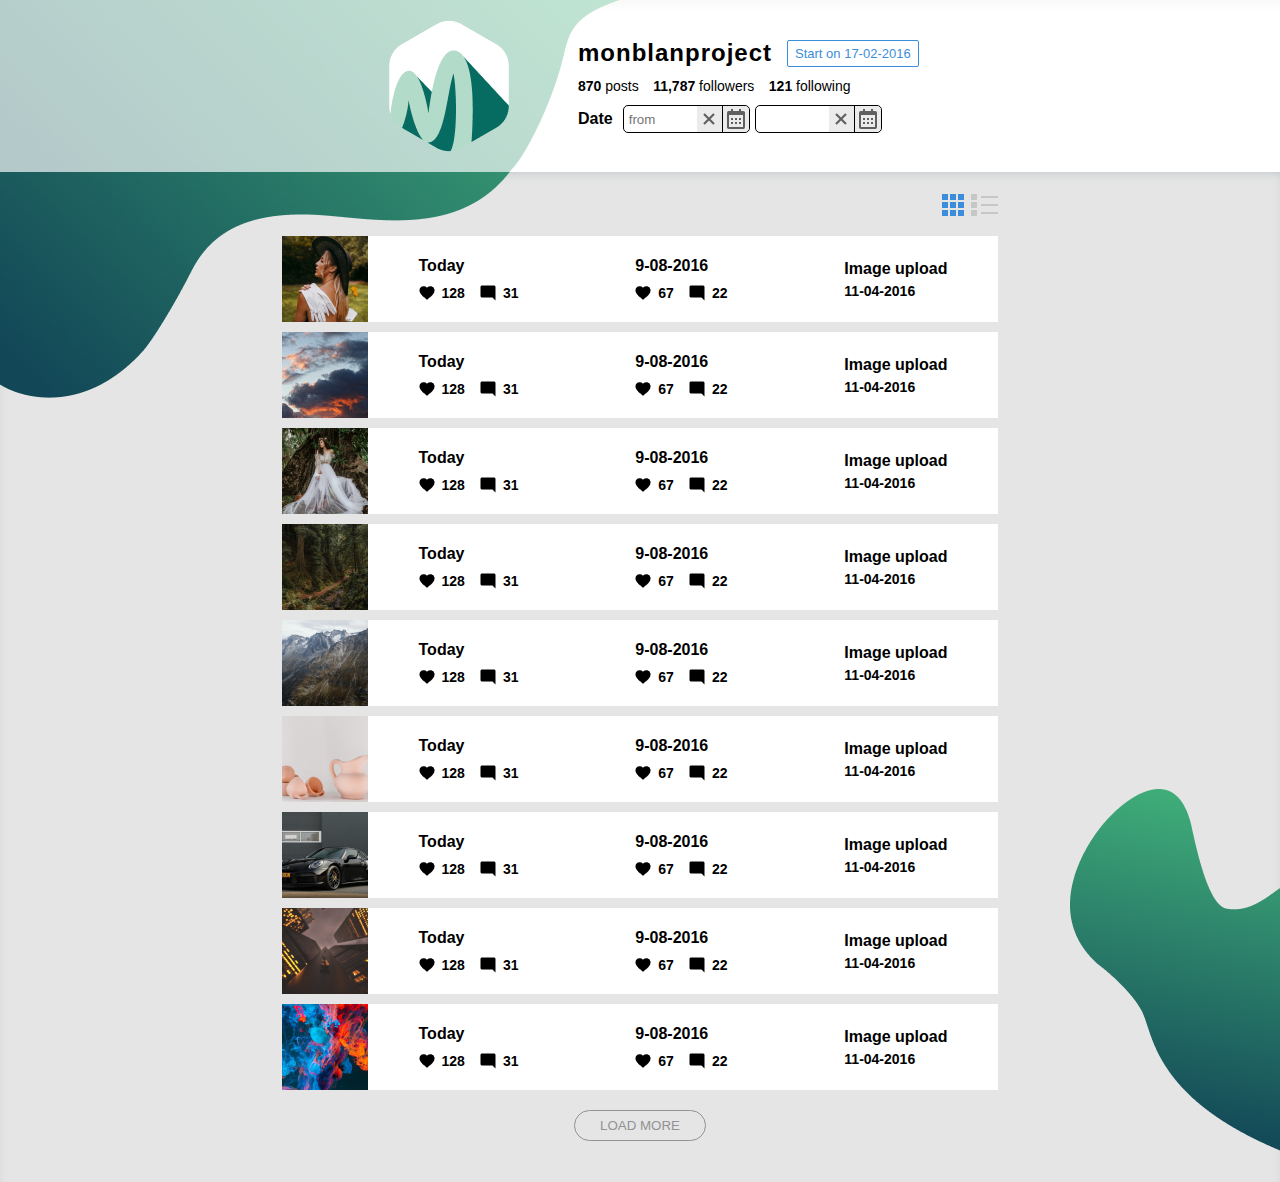
<file: project-6/index.html>
<!DOCTYPE html>
<html lang="en">
<head>
    <meta charset="UTF-8">
    <meta http-equiv="X-UA-Compatible" content="IE=edge">
    <meta name="viewport" content="width=device-width, initial-scale=1, maximum-scale=1, minimum-scale=1, user-scalable=no">
    <title>Document</title>
    <link rel="stylesheet" type="text/css" href="slick/slick.css">
    <link rel="stylesheet" type="text/css" href="slick/slick-theme.css">
    <!-- <link rel="stylesheet" href="css/anamation.css"> -->
    <!-- <link href="https://unpkg.com/aos@2.3.1/dist/aos.css" rel="stylesheet"> -->
    <link rel="stylesheet" href="airDatePic/node_modules/air-datepicker/air-datepicker.css">
    <link rel="stylesheet" href="css/app.min.css">
    <link rel="stylesheet" href="css/style.css">
</head>
<body>
    <header>
        <div class="bgc"><img src="images/dest/bgc.png" alt="alt"></div>
        <div class="header">
            <a href="#" class="header__logo">
                <img src="images/dest/logo.png" alt="alt">
            </a>
           <div class="monBlan">
               <div class="startOn">
                   <h1>monblanproject</h1>
                   <span>Start on 17-02-2016</span>
               </div>
               <div class="posts">
                   <span><span class="weight">870</span> posts</span>
                   <span><span class="weight">11,787</span> followers</span>
                   <span><span class="weight">121</span> following</span>
               </div>
               <div class="date">
                    <p>Date</p>
                    <div class="inputs">
                        <input type='text' class='datepicker-here' id="calendar" placeholder="from">
                        <span class="close closeIpadPro"><img src="images/dest/close.png" alt="alt"></span>
                        <label class="calendar_proba" for="calendar"></label>
                    </div>
                    <div class="inputsTwo">
                        <input type='text' class='datepicker-here' id="calendarTwo">
                        <span class="close"><img src="images/dest/close.png" alt="alt"></span>
                        <label class="calendar_probaTwo" for="calendarTwo"></label>
                    </div>
               </div>
           </div>
        </div>
    </header>

     <main>
        <div class="tabs">
            <div class="tabs__nav">
                <div class="tabs__nav-btn active" data-tab="#tab_1">
                    <div class="cubes">
                        <div class="cube"></div>
                        <div class="cube"></div>
                        <div class="cube"></div>
                        <div class="cube"></div>
                        <div class="cube"></div>
                        <div class="cube"></div>
                        <div class="cube"></div>
                        <div class="cube"></div>
                        <div class="cube"></div>
                    </div>
                </div>
                <div class="tabs__nav-btn" data-tab="#tab_2">
                    <div class="cubesTwo">
                        <div class="cubLine">
                            <div class="cube"></div>
                            <div class="line"></div>
                        </div>
                        <div class="cubLine">
                            <div class="cube"></div>
                            <div class="line"></div>
                        </div>
                        <div class="cubLine">
                            <div class="cube"></div>
                            <div class="line"></div>
                        </div>
                    </div>
                </div>
            </div>
            <div class="tabs__content">
                <div class="tabs__item active" id="tab_1">
                    <div class="projectItems">
                        <div class="item">
                            <img src="images/dest/1.png" alt="alt">
                            <div class="contentWrap">
                                <div class="content">
                                    <h2>Today</h2>
                                    <div class="icons">
                                        <div class="icon">
                                            <img src="images/dest/heard.png" alt="alt">
                                            <span>128</span>
                                        </div>
                                        <div class="icon">
                                            <img src="images/dest/message.png" alt="alt">
                                            <span>31</span>
                                        </div>
                                    </div>
                                </div>
                                <div class="content">
                                    <h2>9-08-2016</h2>
                                    <div class="icons">
                                        <div class="icon">
                                            <img src="images/dest/heard.png" alt="alt">
                                            <span>67</span>
                                        </div>
                                        <div class="icon">
                                            <img src="images/dest/message.png" alt="alt">
                                            <span>22</span>
                                        </div>
                                    </div>
                                </div>
                                <div class="imgUpl">
                                    <h2>Image upload</h2>
                                    <span>11-04-2016</span>
                                </div>
                            </div>
                        </div>
                        <div class="item">
                            <img src="images/dest/2.png" alt="alt">
                            <div class="contentWrap">
                                <div class="content">
                                    <h2>Today</h2>
                                    <div class="icons">
                                        <div class="icon">
                                            <img src="images/dest/heard.png" alt="alt">
                                            <span>128</span>
                                        </div>
                                        <div class="icon">
                                            <img src="images/dest/message.png" alt="alt">
                                            <span>31</span>
                                        </div>
                                    </div>
                                </div>
                                <div class="content">
                                    <h2>9-08-2016</h2>
                                    <div class="icons">
                                        <div class="icon">
                                            <img src="images/dest/heard.png" alt="alt">
                                            <span>67</span>
                                        </div>
                                        <div class="icon">
                                            <img src="images/dest/message.png" alt="alt">
                                            <span>22</span>
                                        </div>
                                    </div>
                                </div>
                                <div class="imgUpl">
                                    <h2>Image upload</h2>
                                    <span>11-04-2016</span>
                                </div>
                            </div>
                        </div>
                        <div class="item">
                            <img src="images/dest/3.png" alt="alt">
                            <div class="contentWrap">
                                <div class="content">
                                    <h2>Today</h2>
                                    <div class="icons">
                                        <div class="icon">
                                            <img src="images/dest/heard.png" alt="alt">
                                            <span>128</span>
                                        </div>
                                        <div class="icon">
                                            <img src="images/dest/message.png" alt="alt">
                                            <span>31</span>
                                        </div>
                                    </div>
                                </div>
                                <div class="content">
                                    <h2>9-08-2016</h2>
                                    <div class="icons">
                                        <div class="icon">
                                            <img src="images/dest/heard.png" alt="alt">
                                            <span>67</span>
                                        </div>
                                        <div class="icon">
                                            <img src="images/dest/message.png" alt="alt">
                                            <span>22</span>
                                        </div>
                                    </div>
                                </div>
                                <div class="imgUpl">
                                    <h2>Image upload</h2>
                                    <span>11-04-2016</span>
                                </div>
                            </div>
                        </div>
                        <div class="item">
                            <img src="images/dest/4.png" alt="alt">
                            <div class="contentWrap">
                                <div class="content">
                                    <h2>Today</h2>
                                    <div class="icons">
                                        <div class="icon">
                                            <img src="images/dest/heard.png" alt="alt">
                                            <span>128</span>
                                        </div>
                                        <div class="icon">
                                            <img src="images/dest/message.png" alt="alt">
                                            <span>31</span>
                                        </div>
                                    </div>
                                </div>
                                <div class="content">
                                    <h2>9-08-2016</h2>
                                    <div class="icons">
                                        <div class="icon">
                                            <img src="images/dest/heard.png" alt="alt">
                                            <span>67</span>
                                        </div>
                                        <div class="icon">
                                            <img src="images/dest/message.png" alt="alt">
                                            <span>22</span>
                                        </div>
                                    </div>
                                </div>
                                <div class="imgUpl">
                                    <h2>Image upload</h2>
                                    <span>11-04-2016</span>
                                </div>
                            </div>
                        </div>
                        <div class="item">
                            <img src="images/dest/5.png" alt="alt">
                            <div class="contentWrap">
                                <div class="content">
                                    <h2>Today</h2>
                                    <div class="icons">
                                        <div class="icon">
                                            <img src="images/dest/heard.png" alt="alt">
                                            <span>128</span>
                                        </div>
                                        <div class="icon">
                                            <img src="images/dest/message.png" alt="alt">
                                            <span>31</span>
                                        </div>
                                    </div>
                                </div>
                                <div class="content">
                                    <h2>9-08-2016</h2>
                                    <div class="icons">
                                        <div class="icon">
                                            <img src="images/dest/heard.png" alt="alt">
                                            <span>67</span>
                                        </div>
                                        <div class="icon">
                                            <img src="images/dest/message.png" alt="alt">
                                            <span>22</span>
                                        </div>
                                    </div>
                                </div>
                                <div class="imgUpl">
                                    <h2>Image upload</h2>
                                    <span>11-04-2016</span>
                                </div>
                            </div>
                        </div>
                        <div class="item">
                            <img src="images/dest/6.png" alt="alt">
                            <div class="contentWrap">
                                <div class="content">
                                    <h2>Today</h2>
                                    <div class="icons">
                                        <div class="icon">
                                            <img src="images/dest/heard.png" alt="alt">
                                            <span>128</span>
                                        </div>
                                        <div class="icon">
                                            <img src="images/dest/message.png" alt="alt">
                                            <span>31</span>
                                        </div>
                                    </div>
                                </div>
                                <div class="content">
                                    <h2>9-08-2016</h2>
                                    <div class="icons">
                                        <div class="icon">
                                            <img src="images/dest/heard.png" alt="alt">
                                            <span>67</span>
                                        </div>
                                        <div class="icon">
                                            <img src="images/dest/message.png" alt="alt">
                                            <span>22</span>
                                        </div>
                                    </div>
                                </div>
                                <div class="imgUpl">
                                    <h2>Image upload</h2>
                                    <span>11-04-2016</span>
                                </div>
                            </div>
                        </div>
                        <div class="item">
                            <img src="images/dest/7.png" alt="alt">
                            <div class="contentWrap">
                                <div class="content">
                                    <h2>Today</h2>
                                    <div class="icons">
                                        <div class="icon">
                                            <img src="images/dest/heard.png" alt="alt">
                                            <span>128</span>
                                        </div>
                                        <div class="icon">
                                            <img src="images/dest/message.png" alt="alt">
                                            <span>31</span>
                                        </div>
                                    </div>
                                </div>
                                <div class="content">
                                    <h2>9-08-2016</h2>
                                    <div class="icons">
                                        <div class="icon">
                                            <img src="images/dest/heard.png" alt="alt">
                                            <span>67</span>
                                        </div>
                                        <div class="icon">
                                            <img src="images/dest/message.png" alt="alt">
                                            <span>22</span>
                                        </div>
                                    </div>
                                </div>
                                <div class="imgUpl">
                                    <h2>Image upload</h2>
                                    <span>11-04-2016</span>
                                </div>
                            </div>
                        </div>
                        <div class="item">
                            <img src="images/dest/8.png" alt="alt">
                            <div class="contentWrap">
                                <div class="content">
                                    <h2>Today</h2>
                                    <div class="icons">
                                        <div class="icon">
                                            <img src="images/dest/heard.png" alt="alt">
                                            <span>128</span>
                                        </div>
                                        <div class="icon">
                                            <img src="images/dest/message.png" alt="alt">
                                            <span>31</span>
                                        </div>
                                    </div>
                                </div>
                                <div class="content">
                                    <h2>9-08-2016</h2>
                                    <div class="icons">
                                        <div class="icon">
                                            <img src="images/dest/heard.png" alt="alt">
                                            <span>67</span>
                                        </div>
                                        <div class="icon">
                                            <img src="images/dest/message.png" alt="alt">
                                            <span>22</span>
                                        </div>
                                    </div>
                                </div>
                                <div class="imgUpl">
                                    <h2>Image upload</h2>
                                    <span>11-04-2016</span>
                                </div>
                            </div>
                        </div>
                        <div class="item">
                            <img src="images/dest/9.png" alt="alt">
                            <div class="contentWrap">
                                <div class="content">
                                    <h2>Today</h2>
                                    <div class="icons">
                                        <div class="icon">
                                            <img src="images/dest/heard.png" alt="alt">
                                            <span>128</span>
                                        </div>
                                        <div class="icon">
                                            <img src="images/dest/message.png" alt="alt">
                                            <span>31</span>
                                        </div>
                                    </div>
                                </div>
                                <div class="content">
                                    <h2>9-08-2016</h2>
                                    <div class="icons">
                                        <div class="icon">
                                            <img src="images/dest/heard.png" alt="alt">
                                            <span>67</span>
                                        </div>
                                        <div class="icon">
                                            <img src="images/dest/message.png" alt="alt">
                                            <span>22</span>
                                        </div>
                                    </div>
                                </div>
                                <div class="imgUpl">
                                    <h2>Image upload</h2>
                                    <span>11-04-2016</span>
                                </div>
                            </div>
                        </div>
                    </div>
                </div>
                <div class="tabs__item" id="tab_2">
                    <div class="projectItems projectItemsTwo">
                        <div class="item itemTwo">
                            <img src="images/dest/10.png" alt="alt">
                            <div class="contentWrap">
                                <div class="content">
                                    <h2>Today</h2>
                                    <div class="icons">
                                        <div class="icon">
                                            <img src="images/dest/heard.png" alt="alt">
                                            <span>128</span>
                                        </div>
                                        <div class="icon">
                                            <img src="images/dest/message.png" alt="alt">
                                            <span>31</span>
                                        </div>
                                    </div>
                                </div>
                                <div class="content">
                                    <h2>9-08-2016</h2>
                                    <div class="icons">
                                        <div class="icon">
                                            <img src="images/dest/heard.png" alt="alt">
                                            <span>67</span>
                                        </div>
                                        <div class="icon">
                                            <img src="images/dest/message.png" alt="alt">
                                            <span>22</span>
                                        </div>
                                    </div>
                                </div>
                                <div class="imgUpl">
                                    <h2>Image upload</h2>
                                    <span>11-04-2016</span>
                                </div>
                            </div>
                        </div>
                        <div class="item itemTwo">
                            <img src="images/dest/11.png" alt="alt">
                            <div class="contentWrap">
                                <div class="content">
                                    <h2>Today</h2>
                                    <div class="icons">
                                        <div class="icon">
                                            <img src="images/dest/heard.png" alt="alt">
                                            <span>128</span>
                                        </div>
                                        <div class="icon">
                                            <img src="images/dest/message.png" alt="alt">
                                            <span>31</span>
                                        </div>
                                    </div>
                                </div>
                                <div class="content">
                                    <h2>9-08-2016</h2>
                                    <div class="icons">
                                        <div class="icon">
                                            <img src="images/dest/heard.png" alt="alt">
                                            <span>67</span>
                                        </div>
                                        <div class="icon">
                                            <img src="images/dest/message.png" alt="alt">
                                            <span>22</span>
                                        </div>
                                    </div>
                                </div>
                                <div class="imgUpl">
                                    <h2>Image upload</h2>
                                    <span>11-04-2016</span>
                                </div>
                            </div>
                        </div>
                        <div class="item itemTwo">
                            <img src="images/dest/12.png" alt="alt">
                            <div class="contentWrap">
                                <div class="content">
                                    <h2>Today</h2>
                                    <div class="icons">
                                        <div class="icon">
                                            <img src="images/dest/heard.png" alt="alt">
                                            <span>128</span>
                                        </div>
                                        <div class="icon">
                                            <img src="images/dest/message.png" alt="alt">
                                            <span>31</span>
                                        </div>
                                    </div>
                                </div>
                                <div class="content">
                                    <h2>9-08-2016</h2>
                                    <div class="icons">
                                        <div class="icon">
                                            <img src="images/dest/heard.png" alt="alt">
                                            <span>67</span>
                                        </div>
                                        <div class="icon">
                                            <img src="images/dest/message.png" alt="alt">
                                            <span>22</span>
                                        </div>
                                    </div>
                                </div>
                                <div class="imgUpl">
                                    <h2>Image upload</h2>
                                    <span>11-04-2016</span>
                                </div>
                            </div>
                        </div>
                        <div class="item itemTwo">
                            <img src="images/dest/13.png" alt="alt">
                            <div class="contentWrap">
                                <div class="content">
                                    <h2>Today</h2>
                                    <div class="icons">
                                        <div class="icon">
                                            <img src="images/dest/heard.png" alt="alt">
                                            <span>128</span>
                                        </div>
                                        <div class="icon">
                                            <img src="images/dest/message.png" alt="alt">
                                            <span>31</span>
                                        </div>
                                    </div>
                                </div>
                                <div class="content">
                                    <h2>9-08-2016</h2>
                                    <div class="icons">
                                        <div class="icon">
                                            <img src="images/dest/heard.png" alt="alt">
                                            <span>67</span>
                                        </div>
                                        <div class="icon">
                                            <img src="images/dest/message.png" alt="alt">
                                            <span>22</span>
                                        </div>
                                    </div>
                                </div>
                                <div class="imgUpl">
                                    <h2>Image upload</h2>
                                    <span>11-04-2016</span>
                                </div>
                            </div>
                        </div>
                        <div class="item itemTwo">
                            <img src="images/dest/14.png" alt="alt">
                            <div class="contentWrap">
                                <div class="content">
                                    <h2>Today</h2>
                                    <div class="icons">
                                        <div class="icon">
                                            <img src="images/dest/heard.png" alt="alt">
                                            <span>128</span>
                                        </div>
                                        <div class="icon">
                                            <img src="images/dest/message.png" alt="alt">
                                            <span>31</span>
                                        </div>
                                    </div>
                                </div>
                                <div class="content">
                                    <h2>9-08-2016</h2>
                                    <div class="icons">
                                        <div class="icon">
                                            <img src="images/dest/heard.png" alt="alt">
                                            <span>67</span>
                                        </div>
                                        <div class="icon">
                                            <img src="images/dest/message.png" alt="alt">
                                            <span>22</span>
                                        </div>
                                    </div>
                                </div>
                                <div class="imgUpl">
                                    <h2>Image upload</h2>
                                    <span>11-04-2016</span>
                                </div>
                            </div>
                        </div>
                        <div class="item itemTwo">
                            <img src="images/dest/15.png" alt="alt">
                            <div class="contentWrap">
                                <div class="content">
                                    <h2>Today</h2>
                                    <div class="icons">
                                        <div class="icon">
                                            <img src="images/dest/heard.png" alt="alt">
                                            <span>128</span>
                                        </div>
                                        <div class="icon">
                                            <img src="images/dest/message.png" alt="alt">
                                            <span>31</span>
                                        </div>
                                    </div>
                                </div>
                                <div class="content">
                                    <h2>9-08-2016</h2>
                                    <div class="icons">
                                        <div class="icon">
                                            <img src="images/dest/heard.png" alt="alt">
                                            <span>67</span>
                                        </div>
                                        <div class="icon">
                                            <img src="images/dest/message.png" alt="alt">
                                            <span>22</span>
                                        </div>
                                    </div>
                                </div>
                                <div class="imgUpl">
                                    <h2>Image upload</h2>
                                    <span>11-04-2016</span>
                                </div>
                            </div>
                        </div>
                        <div class="item itemTwo">
                            <img src="images/dest/16.png" alt="alt">
                            <div class="contentWrap">
                                <div class="content">
                                    <h2>Today</h2>
                                    <div class="icons">
                                        <div class="icon">
                                            <img src="images/dest/heard.png" alt="alt">
                                            <span>128</span>
                                        </div>
                                        <div class="icon">
                                            <img src="images/dest/message.png" alt="alt">
                                            <span>31</span>
                                        </div>
                                    </div>
                                </div>
                                <div class="content">
                                    <h2>9-08-2016</h2>
                                    <div class="icons">
                                        <div class="icon">
                                            <img src="images/dest/heard.png" alt="alt">
                                            <span>67</span>
                                        </div>
                                        <div class="icon">
                                            <img src="images/dest/message.png" alt="alt">
                                            <span>22</span>
                                        </div>
                                    </div>
                                </div>
                                <div class="imgUpl">
                                    <h2>Image upload</h2>
                                    <span>11-04-2016</span>
                                </div>
                            </div>
                        </div>
                        <div class="item itemTwo">
                            <img src="images/dest/17.png" alt="alt">
                            <div class="contentWrap">
                                <div class="content">
                                    <h2>Today</h2>
                                    <div class="icons">
                                        <div class="icon">
                                            <img src="images/dest/heard.png" alt="alt">
                                            <span>128</span>
                                        </div>
                                        <div class="icon">
                                            <img src="images/dest/message.png" alt="alt">
                                            <span>31</span>
                                        </div>
                                    </div>
                                </div>
                                <div class="content">
                                    <h2>9-08-2016</h2>
                                    <div class="icons">
                                        <div class="icon">
                                            <img src="images/dest/heard.png" alt="alt">
                                            <span>67</span>
                                        </div>
                                        <div class="icon">
                                            <img src="images/dest/message.png" alt="alt">
                                            <span>22</span>
                                        </div>
                                    </div>
                                </div>
                                <div class="imgUpl">
                                    <h2>Image upload</h2>
                                    <span>11-04-2016</span>
                                </div>
                            </div>
                        </div>
                    </div>
                </div>
            </div>
            <button class="btn">LOAD MORE</button>
            <div class="bgc-2"><img src="images/dest/bgc-2.png" alt="alt"></div>
        </div>  
     </main>

     <footer>
         
     </footer>
 








    <!-- <script src="https://unpkg.com/aos@2.3.1/dist/aos.js"></script> -->
    <script src="https://code.jquery.com/jquery-3.6.0.min.js"></script>
    <script src="airDatePic/node_modules/air-datepicker/air-datepicker.js"></script>
    <script src="js/slick.min.js"></script>
    <script src="js/app.js"></script>
</body>
</html>
</file>
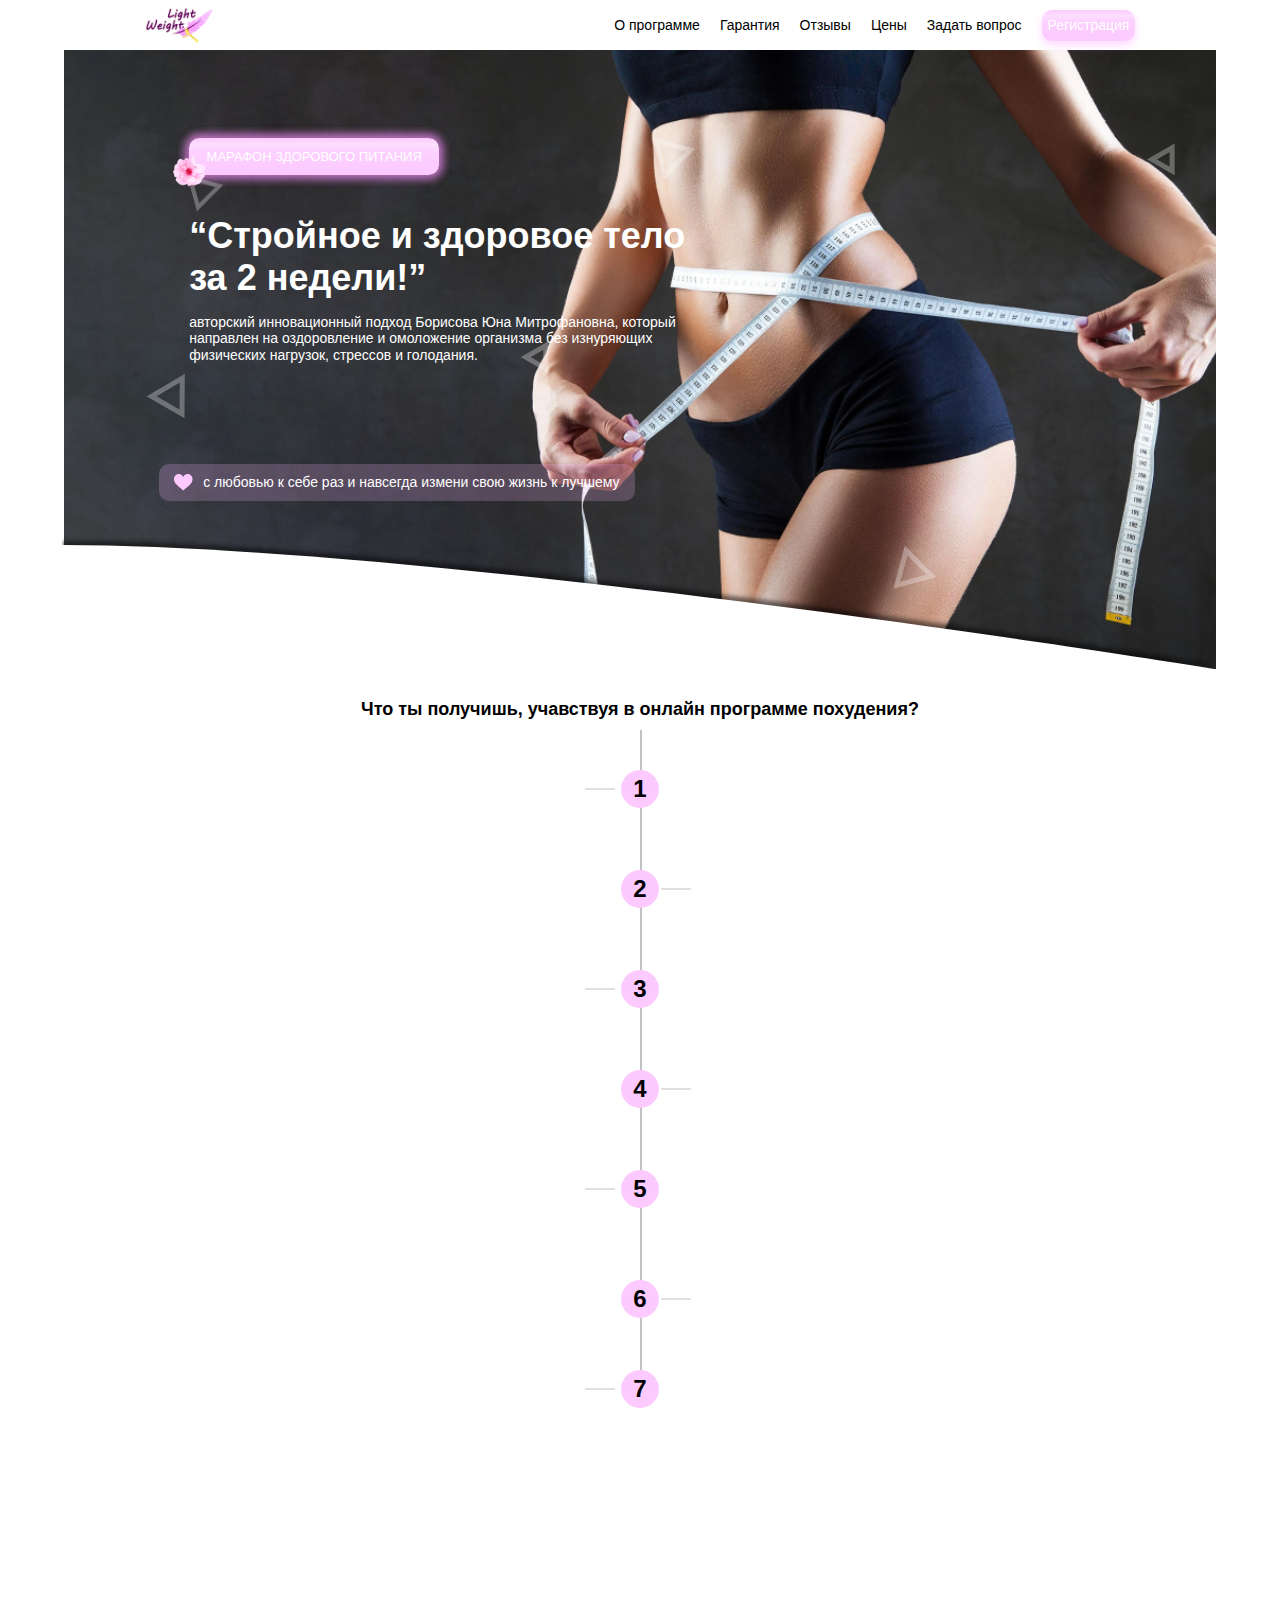
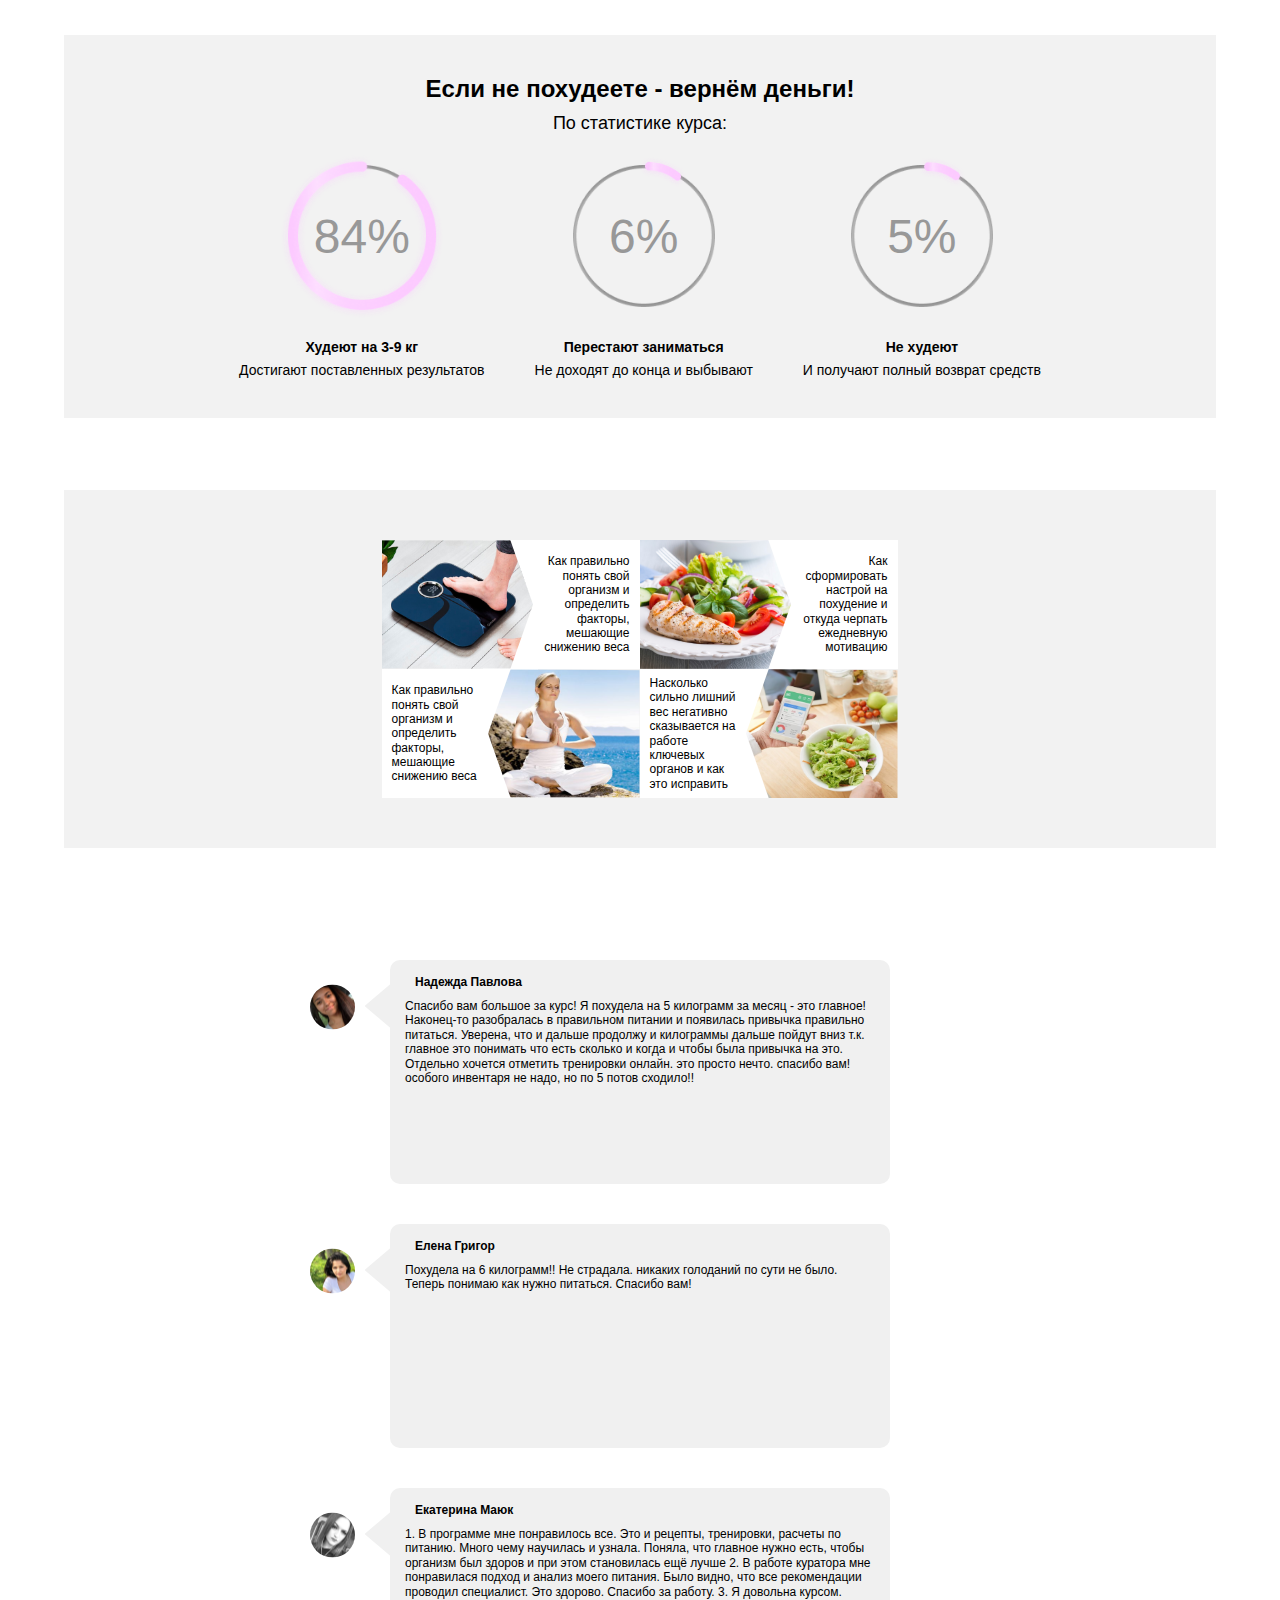
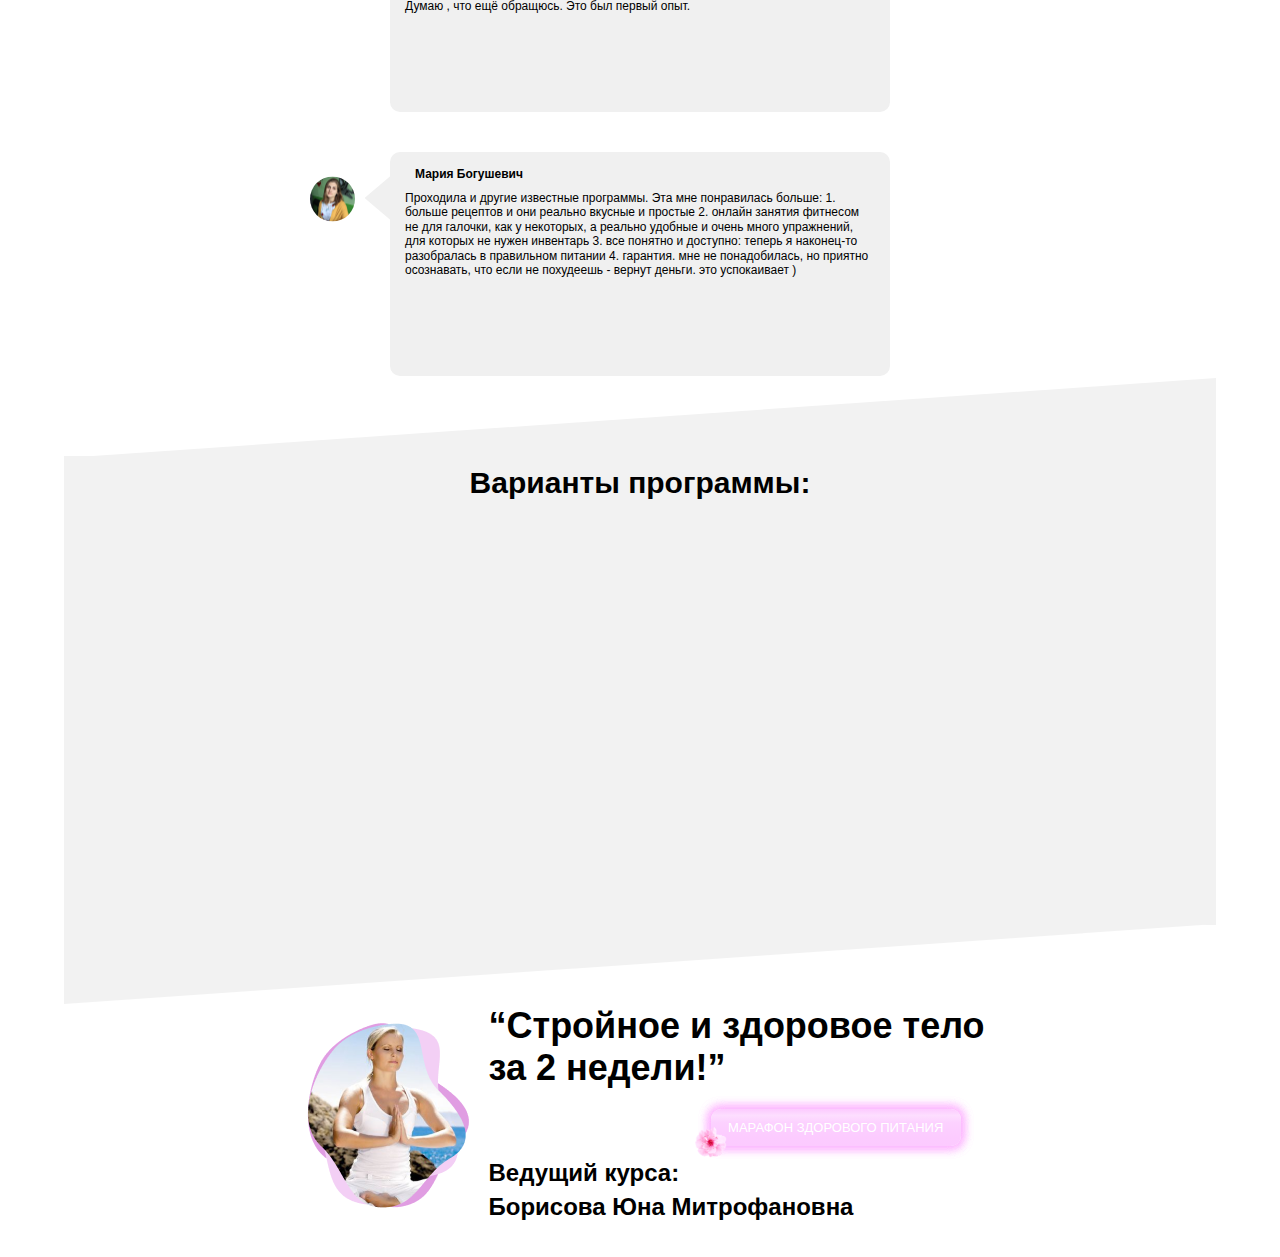
<file: project-7/index.html>
<!DOCTYPE html>
<html lang="ru">
<head>
    <meta charset="UTF-8">
    <meta http-equiv="X-UA-Compatible" content="IE=edge">
    <meta name="viewport" content="width=device-width, initial-scale=1, maximum-scale=1, minimum-scale=1, user-scalable=no">
    <title>Document</title>
    <link rel="stylesheet" type="text/css" href="slick/slick.css">
    <link rel="stylesheet" type="text/css" href="slick/slick-theme.css">
    <link rel="stylesheet" href="css/anamation.css">
    <link href="https://unpkg.com/aos@2.3.1/dist/aos.css" rel="stylesheet">
    <link rel="stylesheet" href="css/app.min.css">
    <link rel="stylesheet" href="css/style.css">
</head>
<body>
    <header id="header">
        <div class="header">
            <a href="#header" class="header__logo">
                <div class="img__wrapper">
                    <img src="images/dest/logo.png" alt="alt">
                </div>
            </a>
            <div class="header__burger">
                <span></span>
            </div>
            <nav class="header__menu">
                <ul class="header__list">
                    <li>
                        <a href="#program" class="header__link">О программе</a>
                    </li>
                    <li>
                        <a href="#garant" class="header__link">Гарантия</a>
                    </li>
                    <li>
                        <a href="#reviews" class="header__link">Отзывы</a>
                    </li>
                    <li>
                        <a href="#prace" class="header__link">Цены</a>
                    </li>
                    <li>
                        <a href="#Ask_Question" class="header__link">Задать вопрос</a>
                    </li>
                    <li><button class="btn btn--header">Регистрация</button></li>
                </ul>
            </nav>
        </div>
    </header>
   
     <main>
         <div class="bunner">
             <img class="polugon_2" src="images/dest/Polygon-2.png" alt="alt">
             <img class="polugon_3" src="images/dest/Polygon-3.png" alt="alt">
             <img class="polugon_4" src="images/dest/Polygon-4.png" alt="alt">
             <div class="bgc">
                 <div class="bunner__text">
                    <div class="btn_img">
                        <button class="btn btn--bunner">МАРАФОН ЗДОРОВОГО ПИТАНИЯ</button>
                        <img class="flower" src="images/dest/img-1.png" alt="alt">
                        <img class="polugon" src="images/dest/Polygon-1.png" alt="alt">
                    </div>
                    <div class="text">
                        <h1>“Стройное и здоровое тело за 2 недели!”</h1>
                        <p class="text__p">авторский инновационный подход  ----------------------, который направлен на оздоровление и омоложение организма без изнуряющих физических нагрузок, стрессов и голодания.</p>
                        <p class="text__Ipad">авторский инновационный подход  Борисова Юна Митрофановна, который направлен на оздоровление и омоложение организма без изнуряющих физических нагрузок, стрессов и голодания.</p>
                        <img class="polugon_5" src="images/dest/Polygon-5.png" alt="alt">
                        <img class="polugon_6" src="images/dest/Polygon-6.png" alt="alt">
                    </div>
                    <div class="love">
                        <img src="images/dest/love.png" alt="alt">
                        <span>с любовью к себе раз и навсегда измени свою жизнь к лучшему</span>
                    </div>
                 </div>
             </div>
             <div class="bgc_radius">
                 <img src="images/dest/Vector1.svg" alt="alt">
             </div>
         </div>
         <div class="online__prongram">
             <h2 class="onl__h2">Что ты получишь, учавствуя в онлайн программе похудения?</h2>
             <div class="wrap">
                <div class="items">
                    <div class="item item__order">
                        <span>1</span>
                        <div class="online__text" data-aos="fade-up"
                        data-aos-duration="1500" id="program">
                            <h2>Индивидуальный план питания</h2>
                            <p>С большим выбором продуктов в зависимости от твоих целей и особенностей организма</p>
                        </div>
                    </div>
                    <div class="item">
                        <span>2</span>
                        <div class="online__text" data-aos="fade-up"
                        data-aos-duration="1500">
                            <h2>Контроль питания</h2>
                            <p>Личный куратор будет ежедневно контролировать твое питание и отвечать на вопросы в чате индивидуально и с другими участниками проекта</p>
                        </div>
                    </div>
                    <div class="item item__order">
                        <span>3</span>
                        <div class="online__text" data-aos="fade-up"
                        data-aos-duration="1500">
                            <h2>Разберешься в здоровом питании</h2>
                            <p>Получишь базу знаний о здоровом питании, пользе и вреде различных продуктов, хитрости и лайфхаки</p>
                        </div>
                    </div>
                    <div class="item">
                        <span>4</span>
                        <div class="online__text" data-aos="fade-up"
                        data-aos-duration="1500">
                            <h2>Множество полезных рецептов</h2>
                            <p>Узнаешь простые, быстрые и вкусные рецепты, которые подойдут всем членам семьи, сохранят здоровье и уберегут от лишних килограммов</p>
                        </div>
                    </div>
                    <div class="item item__order">
                        <span>5</span>
                        <div class="online__text" data-aos="fade-up"
                        data-aos-duration="1500">
                            <h2>Поддержку и исправление ошибок</h2>
                            <p>Соблюдать дисциплину в команде помогает разбор ошибок, которые необходимо выявить и исправить, чтобы добиться желаемого результата в короткий сроки</p>
                        </div>
                    </div>
                    <div class="item">
                        <span>6</span>
                        <div class="online__text" data-aos="fade-up"
                        data-aos-duration="1500">
                            <h2>План тренировок</h2>
                            <p>На достижение лучших результатов в похудении влияет физическая активность. Ты сможешь подобрать подходящую нагрузку, улучшить технику выполнения упражнений и привести тело в тонус</p>
                        </div>
                    </div>
                    <div class="item item__order last">
                        <span>7</span>
                        <div class="online__text" data-aos="fade-up"
                        data-aos-duration="1500">
                            <h2>Тело своей мечты</h2>
                        </div>
                    </div>
                </div>
             </div>
             <div class="wrapIpad">
                 <div class="stick">
                    <div class="span">
                        1
                        <div class="span__text">
                            <h2 data-aos="fade-up"
                            data-aos-duration="1500">Индивидуальный план питания</h2>
                            <p data-aos="fade-up"
                            data-aos-duration="1500">С большим выбором продуктов в зависимости от твоих целей и особенностей организма</p>
                        </div>
                    </div>
                    <div class="span">
                        2
                        <div class="span__text">
                            <h2 data-aos="fade-up"
                            data-aos-duration="1500">Контроль питания</h2>
                            <p data-aos="fade-up"
                            data-aos-duration="1500">Личный куратор будет ежедневно контролировать твое питание и отвечать на вопросы в чате индивидуально и с другими участниками проекта</p>
                        </div>
                    </div>
                    <div class="span">
                        3
                        <div class="span__text">
                            <h2 data-aos="fade-up"
                            data-aos-duration="1500">Разберешься в здоровом питании</h2>
                            <p data-aos="fade-up"
                            data-aos-duration="1500">Получишь базу знаний о здоровом питании, пользе и вреде различных продуктов, хитрости и лайфхаки</p>
                        </div>
                    </div>
                    <div class="span">
                        4
                        <div class="span__text">
                            <h2 data-aos="fade-up"
                            data-aos-duration="1500">Множество полезных рецептов</h2>
                            <p data-aos="fade-up"
                            data-aos-duration="1500">Узнаешь простые, быстрые и вкусные рецепты, которые подойдут всем членам семьи, сохранят здоровье и уберегут от лишних килограммов</p>
                        </div>
                    </div>
                    <div class="span">
                        5
                        <div class="span__text">
                            <h2 data-aos="fade-up"
                            data-aos-duration="1500">Поддержку и исправление ошибок</h2>
                            <p data-aos="fade-up"
                            data-aos-duration="1500">Соблюдать дисциплину в команде помогает разбор ошибок, которые необходимо выявить и исправить, чтобы добиться желаемого результата в короткий сроки</p>
                        </div>
                    </div>
                    <div class="span">
                        6
                        <div class="span__text">
                            <h2 data-aos="fade-up"
                            data-aos-duration="1500">План тренировок</h2>
                            <p data-aos="fade-up"
                            data-aos-duration="1500">На достижение лучших результатов в похудении влияет физическая активность. Ты сможешь подобрать подходящую нагрузку, улучшить технику выполнения упражнений и привести тело в тонус</p>
                        </div>
                    </div>
                    <div class="span">
                        7
                        <div class="span__text">
                            <h2 data-aos="fade-up"
                            data-aos-duration="1500">Тело своей мечты</h2>
                         </div>
                    </div>
                </div>
            </div>
        </div>
            <div class="reg__marathon">
                <div class="reg" data-aos="fade-up"
                data-aos-duration="1500">
                    <img class="reg__pol_1" src="images/dest/Polygon-ger-1.png" alt="alt">
                    <img class="reg__pol_2" src="images/dest/Polygon-ger-2.png" alt="alt">
                    <img class="reg__pol_3" src="images/dest/Polygon-ger-3.png" alt="alt">
                    <p id="Ask_Question">Зарегистрируйся на марафон и измени свою жизнь!</p>
                    <div class="btn__feather">
                        <button class="btn btn__reg">Выбрать программу</button>
                        <img class="line" src="images/dest/Vector-11.png" alt="alt">
                        <img class="feather" src="images/dest/Vector-12.png" alt="alt">
                    </div>
                </div>
                <div class="statistics" id="garant">
                    <h2 class="title">Если не похудеете - вернём деньги!</h2>
                    <p class="sub__title">По статистике курса:</p>
                    <div class="statistics__items">
                        <div class="statistics__item">
                            <div class="spans">
                                <span>84%</span>
                                <img class="border" src="images/dest/Vector-13.png" alt="alt">
                                <img class="circle" src="images/dest/Vector-16.png" alt="alt">
                            </div>
                            <h2>Худеют на 3-9 кг</h2>
                            <p>Достигают поставленных результатов</p>
                        </div>
                        <div class="statistics__item">
                            <div class="spans">
                                <span>6%</span>
                                <img class="border" src="images/dest/Vector-14.png" alt="alt">
                                <img class="circle" src="images/dest/Vector-16.png" alt="alt">
                            </div>
                            <h2>Перестают заниматься</h2>
                            <p>Не доходят до конца и выбывают</p>
                        </div>
                        <div class="statistics__item">
                            <div class="spans">
                                <span>5%</span>
                                <img class="border" src="images/dest/Vector-15.png" alt="alt">
                                <img class="circle" src="images/dest/Vector-16.png" alt="alt">
                            </div>
                            <h2>Не худеют</h2>
                            <p>И получают полный возврат средств</p>
                        </div>
                    </div>
                </div>
                <div class="you__know" data-aos="fade-up"
                data-aos-duration="1500">
                    <h2>На марафоне ты узнаешь:</h2>
                </div>
            </div>
            <div class="advice">
                <div class="advice__items">
                    <div class="itemsIpad">
                        <div class="advice__item">
                            <div class="images">
                                <img class="img-1" src="images/dest/photo-1.png" alt="alt">
                            </div>
                            <div class="advice__text">
                                <p>Как правильно понять свой организм и определить факторы, мешающие снижению веса</p>
                            </div>
                        </div>
                        <div class="advice__item advice__item__2">
                            <div class="advice__text">
                                <p>Как правильно понять свой организм и определить факторы, мешающие снижению веса</p>
                            </div>
                            <div class="images">
                                <img class="img-1" src="images/dest/photo-3.png" alt="alt">
                            </div>
                        </div>
                    </div>
                    <div class="itemsIpad">
                        <div class="advice__item">
                            <div class="images">
                                <img class="img-1" src="images/dest/photo-2.png" alt="alt">
                            </div>
                            <div class="advice__text">
                                <p>Как сформировать настрой на похудение и откуда черпать ежедневную мотивацию</p>
                            </div>
                        </div>
                        <div class="advice__item advice__item__2">
                            <div class="advice__text">
                                <p>Насколько сильно лишний вес негативно сказывается на работе ключевых органов и как это исправить</p>
                            </div>
                            <div class="images">
                                <img class="img-1" src="images/dest/photo-4.png" alt="alt">
                            </div>
                        </div>
                    </div>
                </div>
            </div>
            <div class="reviews__title" data-aos="fade-up"
            data-aos-duration="1500" id="reviews">
                <h2>Отзывы:</h2>
            </div>
            <div class="reviews" id="reviews__container">
                <div class="rev" id="1">
                    <div class="img__name">
                        <img src="images/dest/face-1.png" alt="alt">
                        <h2>Надежда Павлова</h2>
                    </div>
                    <p class="coment">Спасибо вам большое за курс! Я похудела на 5 килограмм за месяц - это главное! Наконец-то разобралась в правильном питании и появилась привычка правильно питаться. Уверена, что и дальше продолжу и килограммы дальше пойдут вниз т.к. главное это понимать что есть сколько и когда и чтобы была привычка на это. Отдельно хочется отметить тренировки онлайн. это просто нечто. спасибо вам! особого инвентаря не надо, но по 5 потов сходило!!</p>
                </div>
                <div class="rev" id="2">
                    <div class="img__name">
                        <img src="images/dest/face-2.png" alt="alt">
                        <h2>Елена Григор</h2>
                    </div>
                    <p class="coment">
                        Похудела на 6 килограмм!! Не страдала. никаких голоданий по сути не было. Теперь понимаю как нужно питаться. Спасибо вам!</p>
                </div>
                <div class="rev" id="3">
                    <div class="img__name">
                        <img src="images/dest/face-3.png" alt="alt">
                        <h2>Екатерина Маюк </h2>
                    </div>
                    <p class="coment">1. В программе мне понравилось все. Это и рецепты, тренировки, расчеты по питанию. Много чему научилась и узнала. Поняла, что главное нужно есть, чтобы организм был здоров и при этом становилась ещё лучше 2. В работе куратора мне понравилася подход и анализ моего питания. Было видно, что все рекомендации проводил специалист. Это здорово. Спасибо за работу. 3. Я довольна курсом. Думаю , что ещё обращюсь. Это был первый опыт.</p>
                </div>
                <div class="rev" id="4">
                    <div class="img__name">
                        <img src="images/dest/face-4.png" alt="alt">
                        <h2>Мария Богушевич</h2>
                    </div>
                    <p class="coment">Проходила и другие известные программы. Эта мне понравилась больше: 1. больше рецептов и они реально вкусные и простые 2. онлайн занятия фитнесом не для галочки, как у некоторых, а реально удобные и очень много упражнений, для которых не нужен инвентарь  3. все понятно и доступно: теперь я наконец-то разобралась в правильном питании 4. гарантия. мне не понадобилась, но приятно осознавать, что если не похудеешь - вернут деньги. это успокаивает )</p>
                </div>
            </div>
            <div class="program__options" id="prace">
                <h2 class="progr__title">Варианты программы:</h2>
                <div class="programs">
                    <div class="plan"  data-aos="flip-right">
                        <h2>Light</h2>
                        <p>* Неограниченый доступ к обширной базе рецептов</p>
                        <p>* Разработанный план тренировок и упражнений для поддержания тонуса организма</p>
                        <p>* Чек-лист по соблюдению и выполнению программы без срывов и отклонений от Нашей цели</p>
                        <button class="btn btn__plan">Записаться на курс</button>
                    </div>
                    <div class="plan"  data-aos="flip-right">
                        <h2>Medium</h2>
                        <p>*  Все возможности пакета “Light”</p>
                        <p>* Доступ к закрытой группе с всеми участниками интенсива</p>
                        <p>* Ежедневное обсуждение успехов участников и повышение мотивации и настроения</p>
                        <button class="btn btn__plan">Записаться на курс</button>
                    </div>
                    <div class="plan"  data-aos="flip-right">
                        <h2>PRO</h2>
                        <p>* Все возможности пакета “Medium”</p>
                        <p>* Личное курирование от Дмитрия Лукьяненко ваших результатов и успехов</p>
                        <p>* Прорабатывание уникального рациона для получения более высоких результатов</p>
                        <button class="btn btn__plan">Записаться на курс</button>
                    </div>
                </div>
            </div>
     </main>

     <footer>
         <div class="img__footer">
             <img src="images/dest/Group88.png" alt="alt">
         </div>
         <div class="footer__text">
             <h3>“Стройное и здоровое тело за 2 недели!”</h3>
             <div class="btn_img">
                <button class="btn btn--bunner">МАРАФОН ЗДОРОВОГО ПИТАНИЯ</button>
                <img class="flower" src="images/dest/img-1.png" alt="alt">
            </div>
            <p>Ведущий курса:<br> Борисова Юна Митрофановна</p>
         </div>
     </footer>
 

    <script src="https://unpkg.com/aos@2.3.1/dist/aos.js"></script>
    <script src="https://code.jquery.com/jquery-3.6.0.min.js"></script>
    <script src="js/slick.min.js"></script>
    <script src="js/app.js"></script>
    <script src="js/reviews.js"></script>
</body>
</html>
</file>
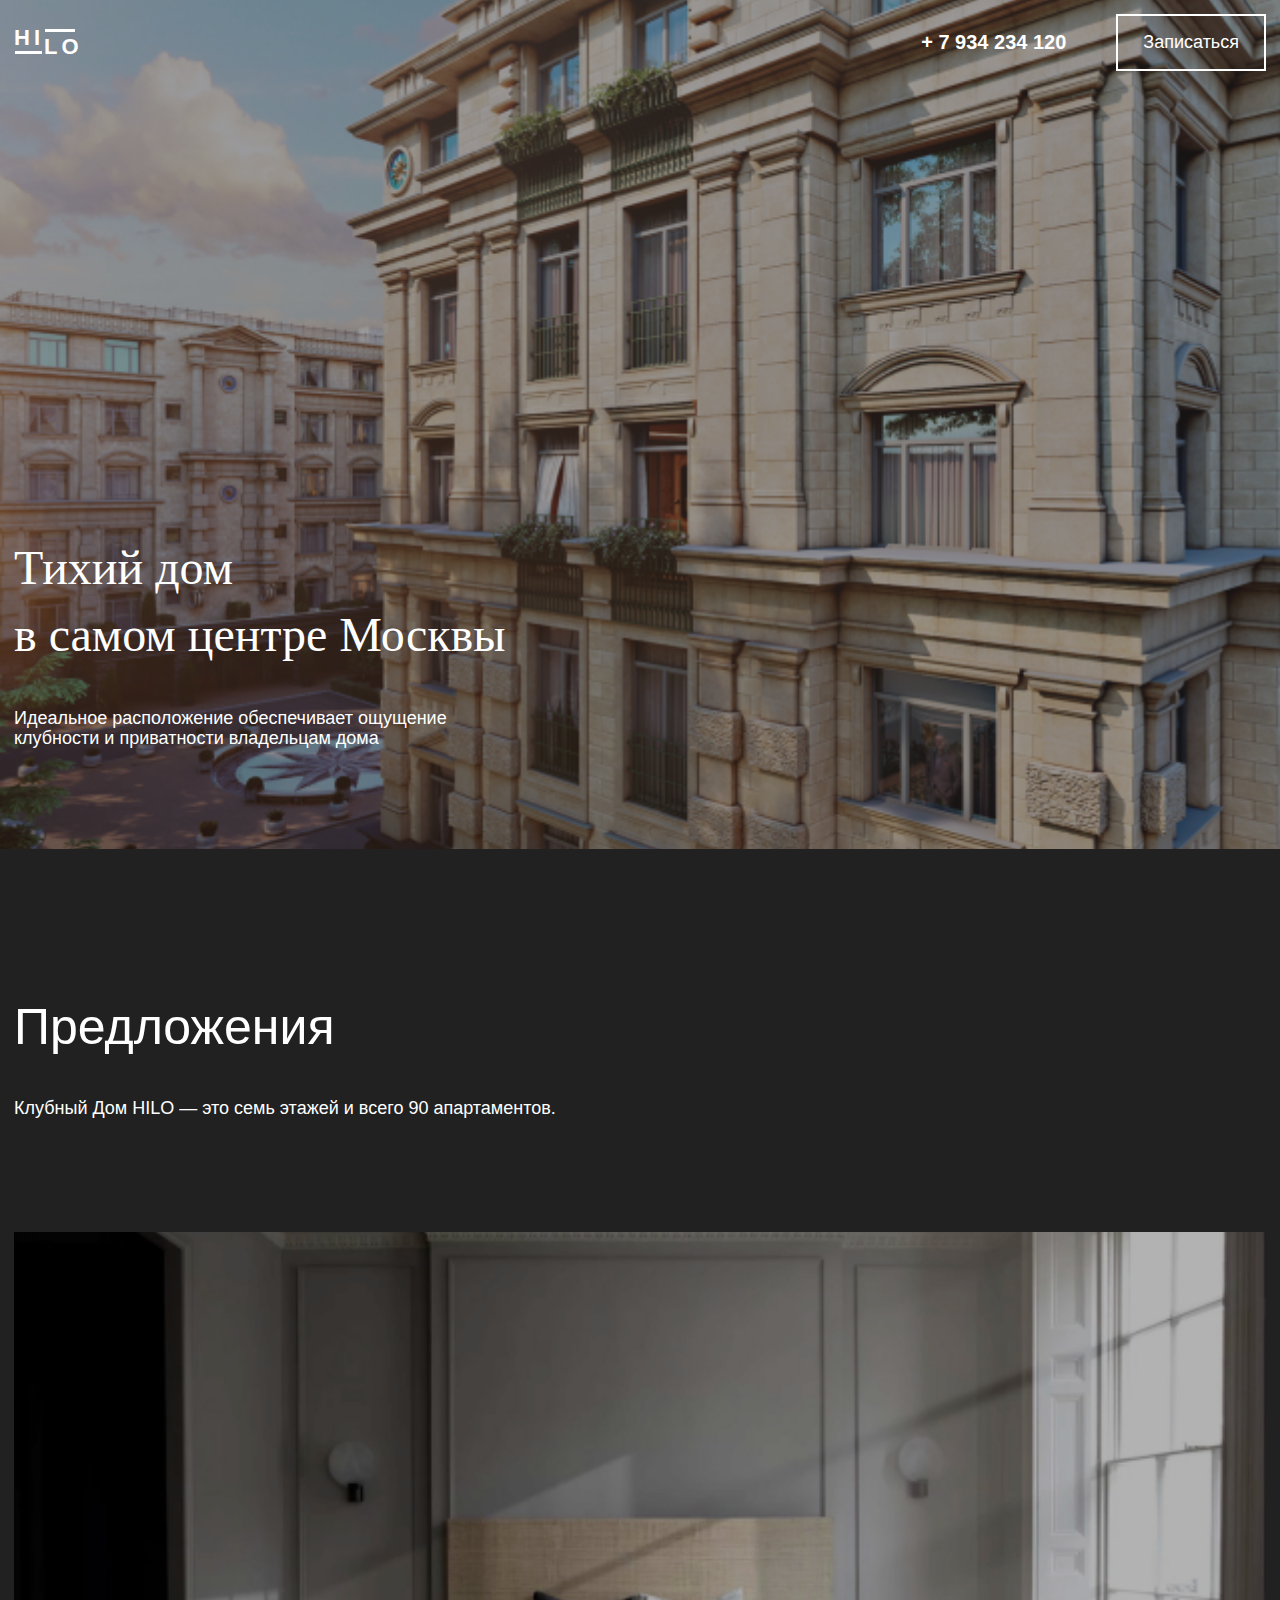
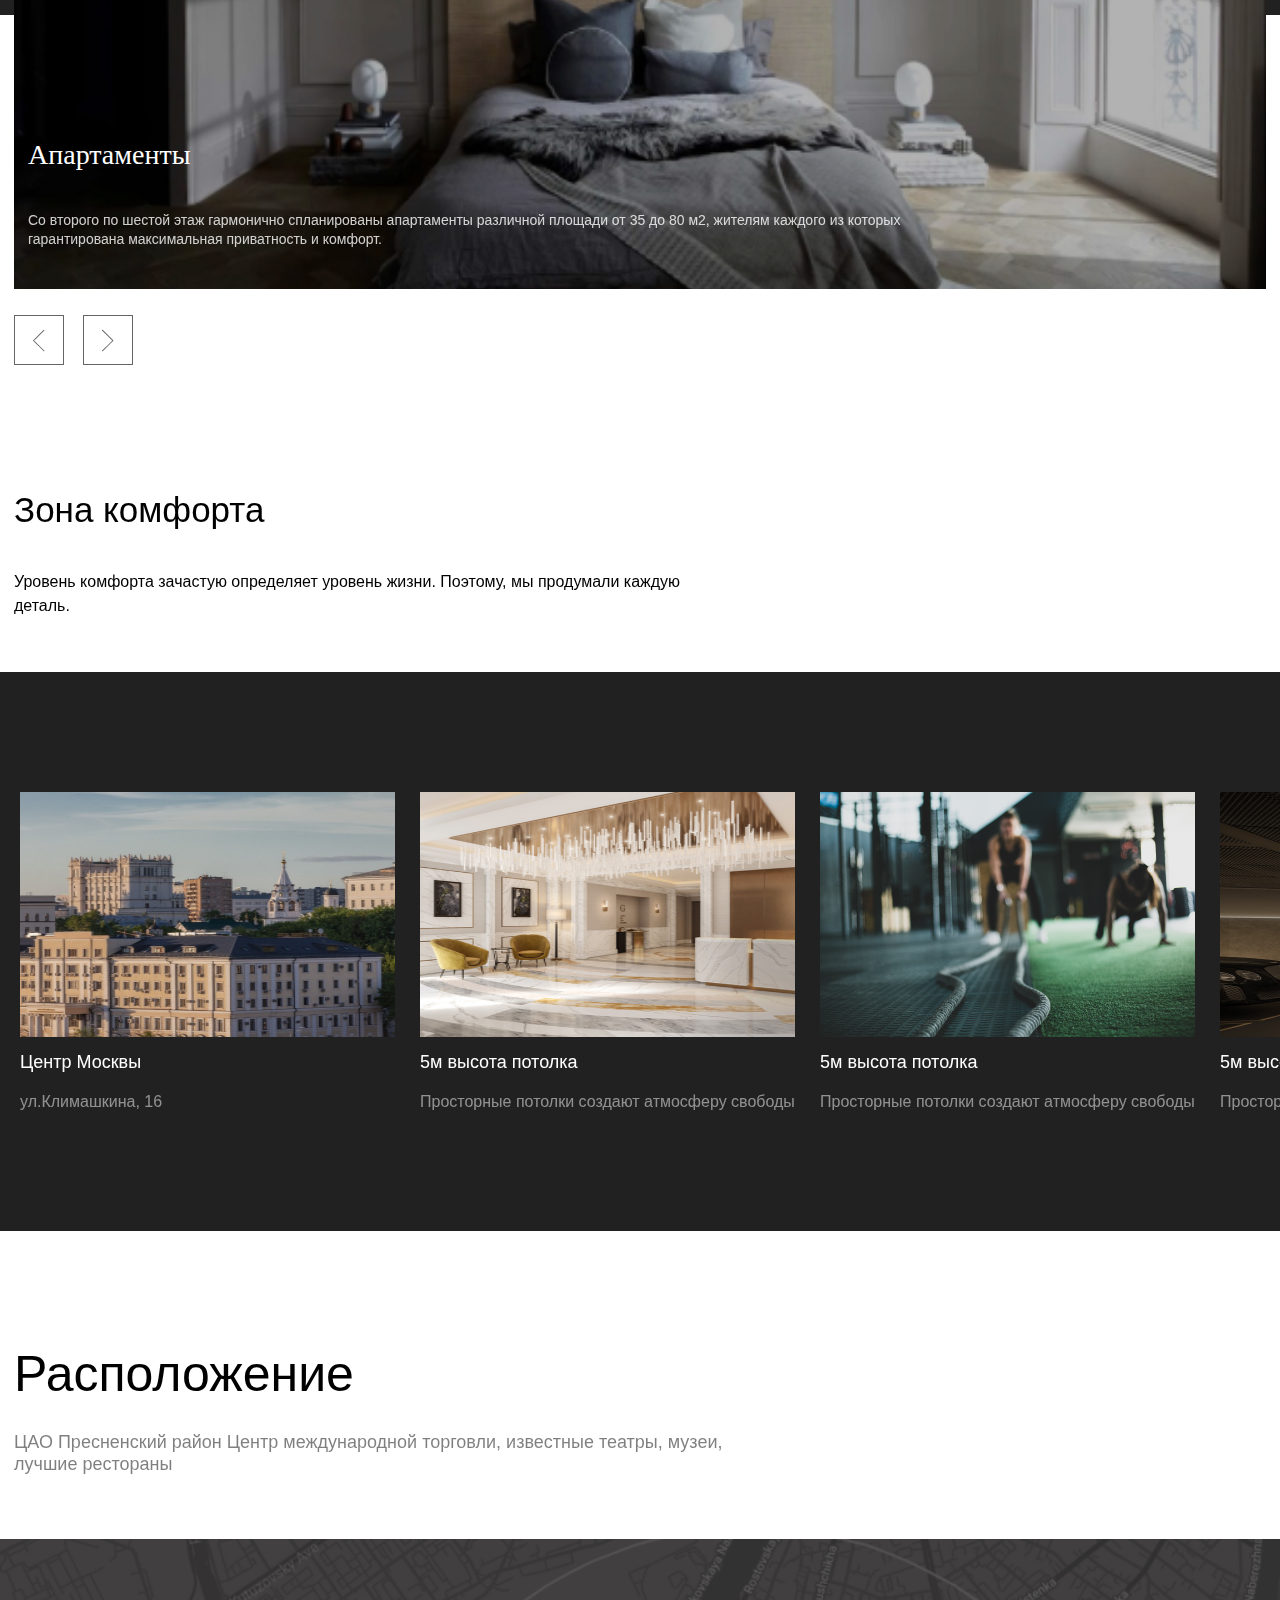
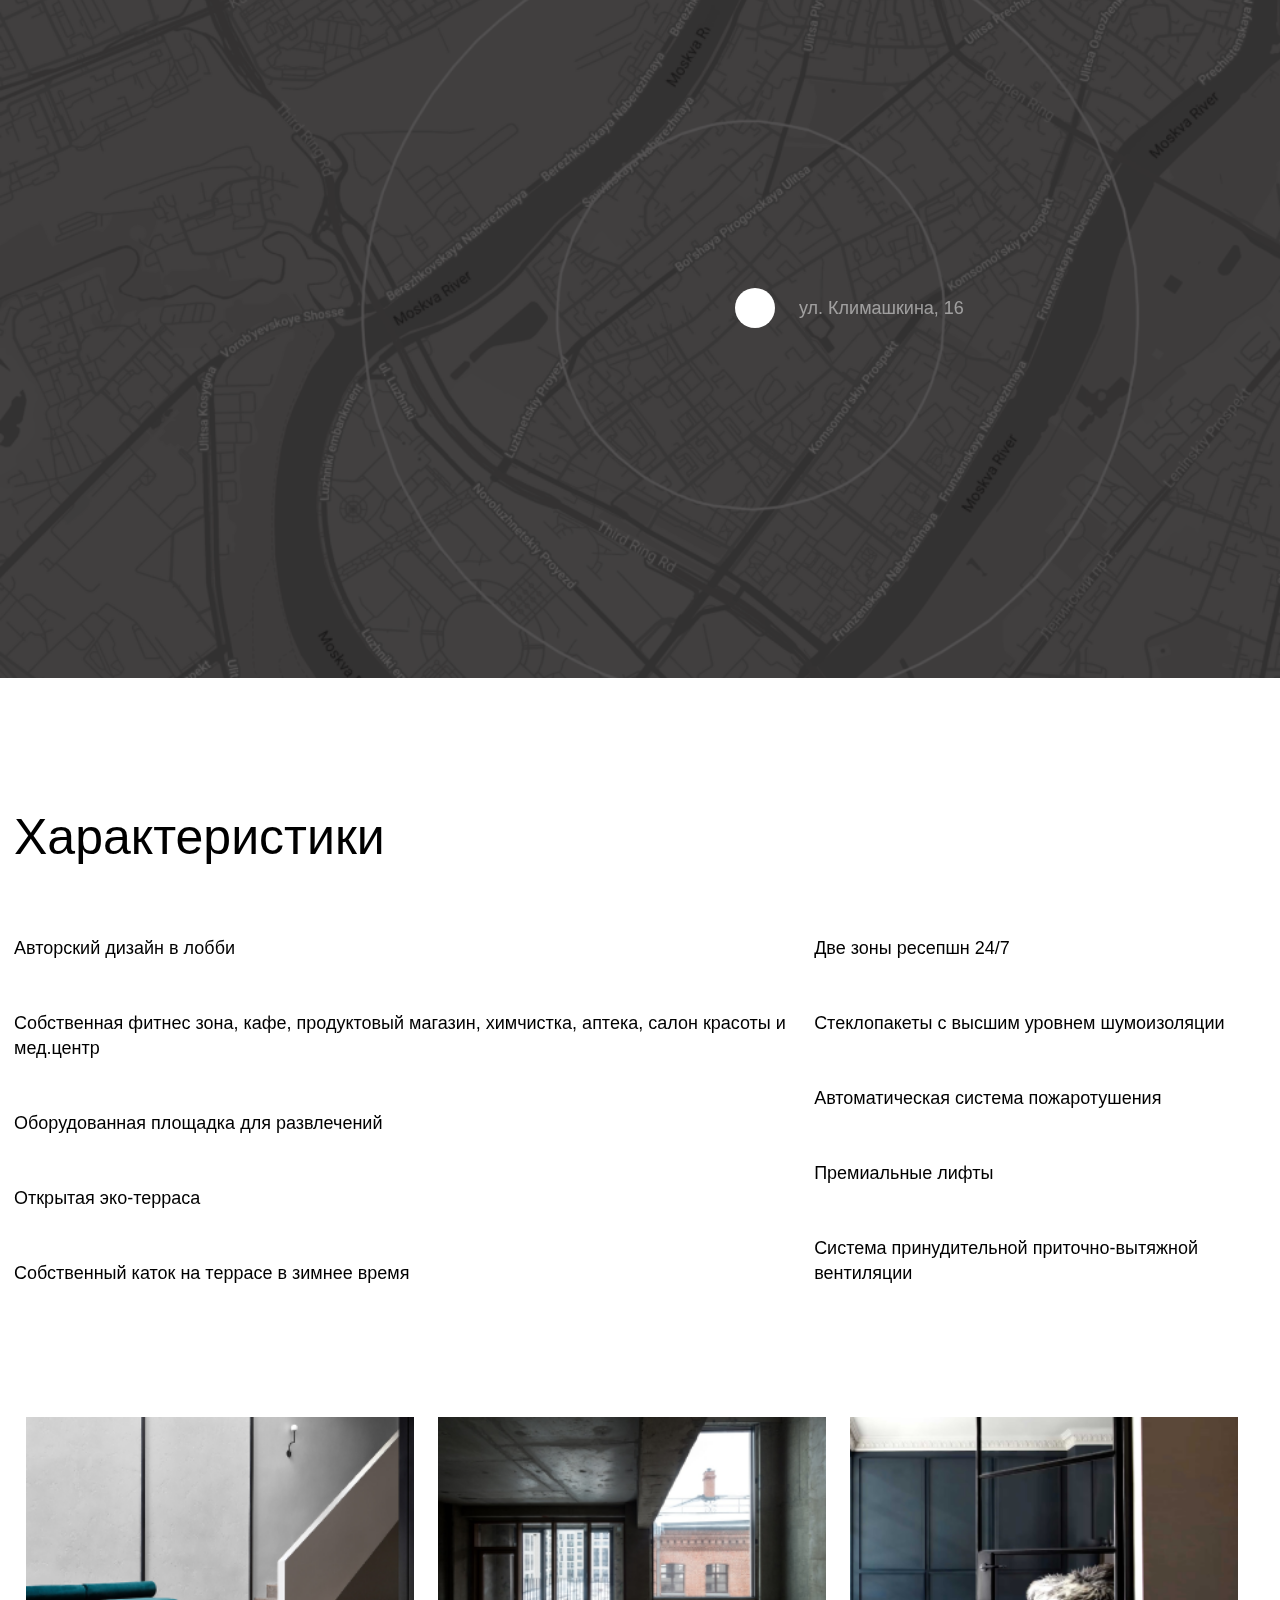
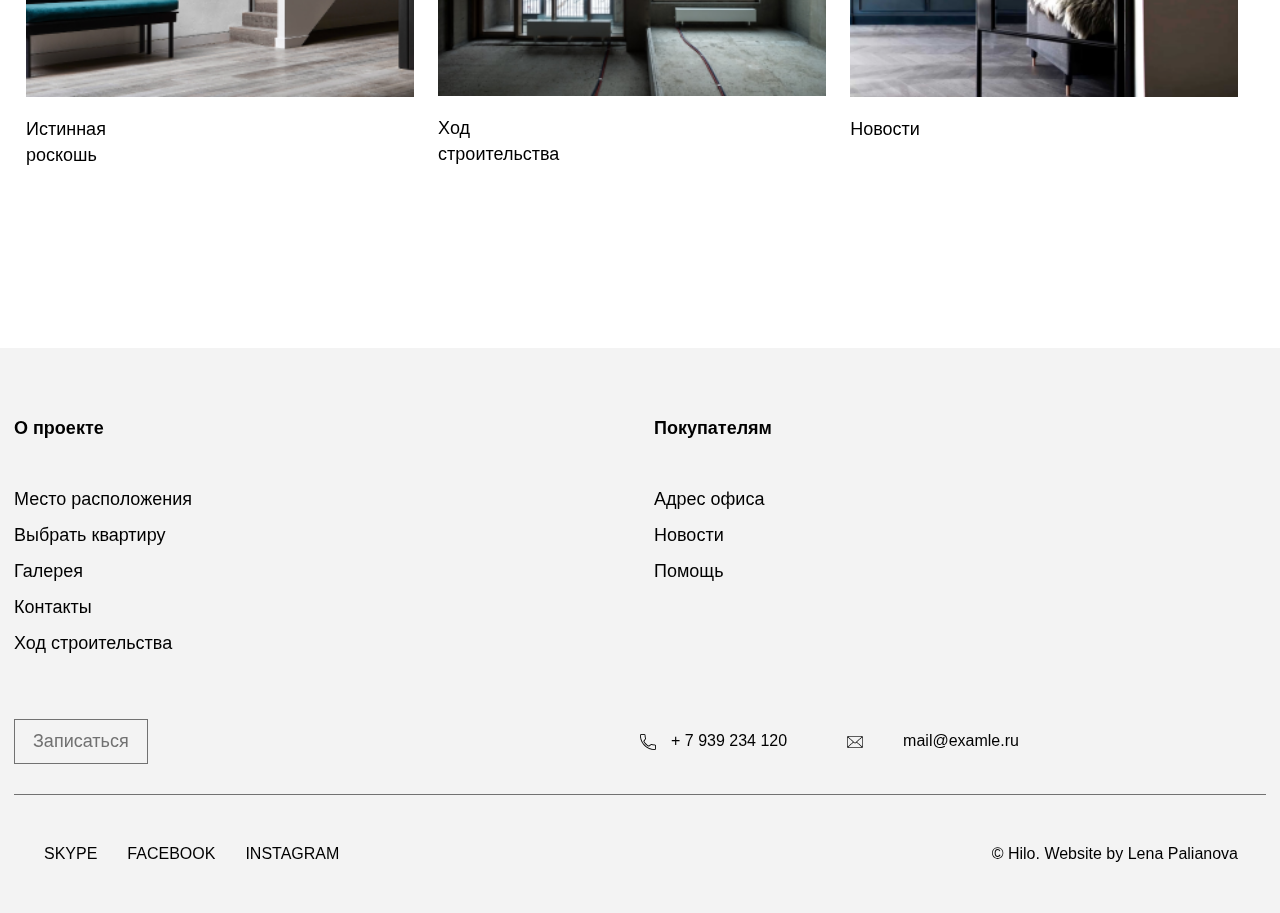
<file: project/index.html>
<!DOCTYPE html>
<html lang="ru">
<head>
    <meta charset="UTF-8">
    <meta http-equiv="X-UA-Compatible" content="IE=edge">
    <meta name="viewport" content="width=device-width, initial-scale=1.0">
    <title>Document</title>
    <!-- <link rel="stylesheet" type="text/css" href="slick/slick.css">
    <link rel="stylesheet" type="text/css" href="slick/slick-theme.css"> -->
    <link rel="stylesheet" href="css/app.min.css">
    <link rel="stylesheet" href="css/style.css">
</head>
<body>
    <header>
        <div class="logo__img">
            <a href="#">
                <span class="span__logo">
                    HI
                </span>
                <span class="span__logo__two">
                    LO
                </span>
            </a>
        </div>
        <div class="btn__header">
            <a href="#">+ 7 934 234 120</a>
            <button>Записаться</button>
        </div>
    </header>

   

     <main>
         <div class="bunner__filter">
            <div class="filter"></div>
            <div class="bunner">
                <h1><span>Тихий дом</span> в самом центре Москвы</h1>
                <p><span>Идеальное расположение обеспечивает ощущение</span> клубности и приватности владельцам дома</p>
                <button>Записаться</button>
            </div>
         </div>
        <div class="block__black">
            <h2>Предложения</h2>
            <p>Клубный Дом HILO — это семь этажей и всего 90 апартаментов.</p>
            <div class="block__slider">
                <!-- Слайдер-->
                <div class="wrapper">
                    <div class="slider__container">
                        <div class="slider__track">
                            <div class="slider__item__filter">
                                <div class="item__filter"></div>
                                <div class="slider__item">
                                    <div class="slider__text">
                                        <h2>Апартаменты</h2>
                                        <p>Со второго по шестой этаж гармонично спланированы апартаменты различной площади от 35 до 80 м2, жителям каждого из которых гарантирована максимальная приватность и комфорт.</p>
                                    </div>
                                </div>
                            </div>
                            <div class="slider__item__filter">
                                <div class="item__filter item__filter__two"></div>
                                <div class="slider__item">
                                    <div class="slider__text">
                                        <h2>Пентхаусы</h2>
                                        <p>На седьмом этаже Дома предусмотрено несколько пентхаусов. В распоряжении их жителей: высокие полотки 5,5 метров, свободная планировка для создания стильного, торжественного интерьера.</p>
                                    </div>
                                </div>
                            </div>
                        </div>
                        <div class="slider__buttons">
                            <button class="btn__prev"></button>
                            <button class="btn__next"></button>
                        </div>
                    </div>
                </div>
                <div class="slider__buttons slider__buttons__ipadPro">
                    <button class="btn__prev"></button>
                    <button class="btn__next"></button>
                </div>
                 <!-- Слайдер-->
            </div>
        </div>
        <div class="block__white">
            <div class="block__white__text">
                <h2>Зона комфорта</h2>
                <p>Уровень комфорта зачастую определяет уровень жизни. Поэтому, мы продумали каждую деталь.</p>
            </div>
        </div>
        <div class="photo__galereya">
            <div class="items">
                <div class="item">
                    <div class="item__img">
                        <img src="images/src/photo_4_mobile.png" alt="alt">
                    </div>
                    <h3>Центр Москвы</h3>
                    <span>ул.Климашкина, 16</span>
                </div>
                <div class="item">
                    <div class="item__img">
                        <img src="images/src/photo_5_mobile.png" alt="alt">
                    </div>
                    <h3>5м высота потолка</h3>
                    <span>Просторные потолки создают атмосферу свободы</span>
                </div>
                <div class="tabs__photo">
                    <div class="item">
                        <div class="item__img">
                            <img src="images/src/photo_10_mobile.png" alt="alt">
                        </div>
                        <h3>5м высота потолка</h3>
                        <span>Просторные потолки создают атмосферу свободы</span>
                    </div>
                    <div class="item">
                        <div class="item__img">
                            <img src="images/src/photo_11_mobile.png" alt="alt">
                        </div>
                        <h3>5м высота потолка</h3>
                        <span>Просторные потолки создают атмосферу свободы</span>
                    </div>
                    <div class="item">
                        <div class="item__img">
                            <img src="images/src/photo_12_mobile.png" alt="alt">
                        </div>
                        <h3>5м высота потолка</h3>
                        <span>Просторные потолки создают атмосферу свободы</span>
                    </div>
                    <div class="item">
                        <div class="item__img">
                            <img src="images/src/photo_13_mobile.png" alt="alt">
                        </div>
                        <h3>5м высота потолка</h3>
                        <span>Просторные потолки создают атмосферу свободы</span>
                    </div>
                    <div class="item">
                        <div class="item__img">
                            <img src="images/src/photo_14_mobile.png" alt="alt">
                        </div>
                        <h3>5м высота потолка</h3>
                        <span>Просторные потолки создают атмосферу свободы</span>
                    </div>
                    <div class="item">
                        <div class="item__img">
                            <img src="images/src/photo_15_mobile.png" alt="alt">
                        </div>
                        <h3>5м высота потолка</h3>
                        <span>Просторные потолки создают атмосферу свободы</span>
                    </div>
                    <div class="item">
                        <div class="item__img">
                            <img src="images/src/photo_16_mobile.png" alt="alt">
                        </div>
                        <h3>5м высота потолка</h3>
                        <span>Просторные потолки создают атмосферу свободы</span>
                    </div>
                    <div class="item">
                        <div class="item__img">
                            <img src="images/src/photo_17_mobile.png" alt="alt">
                        </div>
                        <h3>5м высота потолка</h3>
                        <span>Просторные потолки создают атмосферу свободы</span>
                    </div>
                </div>
                <button class="tabs__btn"><span class="btn__active">Показать больше</span><span class="btn__hiden">Показать меньше</span><img src="images/src/show.png" alt="alt"></button>
            </div>
        </div>
        <div class="location">
            <h3>Расположение</h3>
            <p>ЦАО Пресненский район Центр международной торговли, известные театры, музеи, лучшие рестораны</p>
            <div class="location__img">
                <picture>
                    <source media="(min-width: 1024px)" srcset="images/src/map_ipadPro.png">
                    <img src="images/src/photo_6_mobile.png" alt="alt">
                </picture>
                <p>ул. Климашкина, 16</p>
                <span></span>
            </div>
        </div>
        <div class="specifications">
            <h3>Характеристики</h3>
            <div class="specifications__ipadPro">
                <div class="specifications__text">
                    <p>Авторский дизайн в лобби</p>
                    <p>Собственная фитнес зона, кафе, продуктовый магазин, химчистка, аптека, салон красоты и мед.центр</p>
                    <p>Оборудованная площадка для развлечений</p>
                    <p>Открытая эко-терраса</p>
                    <p>Собственный каток на террасе в зимнее время</p>
                </div>
                <div class="specifications__text">
                    <p>Две зоны ресепшн 24/7</p>
                    <p>Стеклопакеты с высшим уровнем шумоизоляции</p>
                    <p>Автоматическая система пожаротушения</p>
                    <p>Премиальные лифты</p>
                    <p>Система принудительной приточно-вытяжной вентиляции</p>
                </div>
            </div>
           
        </div>
        <div class="photo__galeri">
            <div class="galeri__item">
                <div class="galeri__img">
                    <img src="images/src/photo_7_mobile.png" alt="alt">
                </div>
                <span>Истинная роскошь</span>
            </div>
            <div class="galeri__item">
                <div class="galeri__img">
                    <img src="images/src/photo_8_mobile.png" alt="alt">
                </div>
                <span>Ход строительства</span>
            </div>
            <div class="galeri__item">
                <div class="galeri__img">
                    <img src="images/src/photo_9_mobile.png" alt="alt">
                </div>
                <span>Новости</span>
            </div>
        </div>
        <div class="about__the__project">
            <div class="about__the__project__ipad">
                <div class="the__project">
                    <h4>О проекте</h4>
                    <a href="#">Место расположения</a>
                    <a href="#">Выбрать квартиру</a>
                    <a href="#">Галерея</a>
                    <a href="#">Контакты</a>
                    <a href="#">Ход строительства</a>
                </div>
                <div class="the__project">
                    <h4>Покупателям</h4>
                    <a href="#">Адрес офиса</a>
                    <a href="#">Новости</a>
                    <a href="#">Помощь</a>
                </div>
            </div>
            <div class="icons">
                <div class="icons__ipad">
                    <div class="icon">
                        <div class="icon__phone"><img src="images/src/phone.png" alt="alt">+ 7 939 234 120</div>
                        <div class="icon__mail"><img src="images/src/email.png" alt="alt">mail@examle.ru</div>
                    </div>
                    <div class="btn__icons">
                        <button>Записаться</button>
                    </div>
                </div>
                <div class="sponsors__ipadPro">
                    <div class="sponsors">
                        <a href="#">skype</a>
                        <a href="#">Facebook</a>
                        <a href="#">Instagram</a>
                    </div>
                    <span class="footer">© Hilo. Website by Lena Palianova</span>
                </div>
            </div>
        </div>
     </main>

    <footer>
    
    </footer>

    

    











    <!-- <script src="https://unpkg.com/aos@2.3.1/dist/aos.js"></script> -->

    <script src="https://code.jquery.com/jquery-3.6.0.min.js"></script>
    <!-- <script src="js/slick.min.js"></script> -->
    <!-- <script src="js/pasport.js"></script> -->
    <script src="js/app.js"></script>
</body>
</html>
</file>
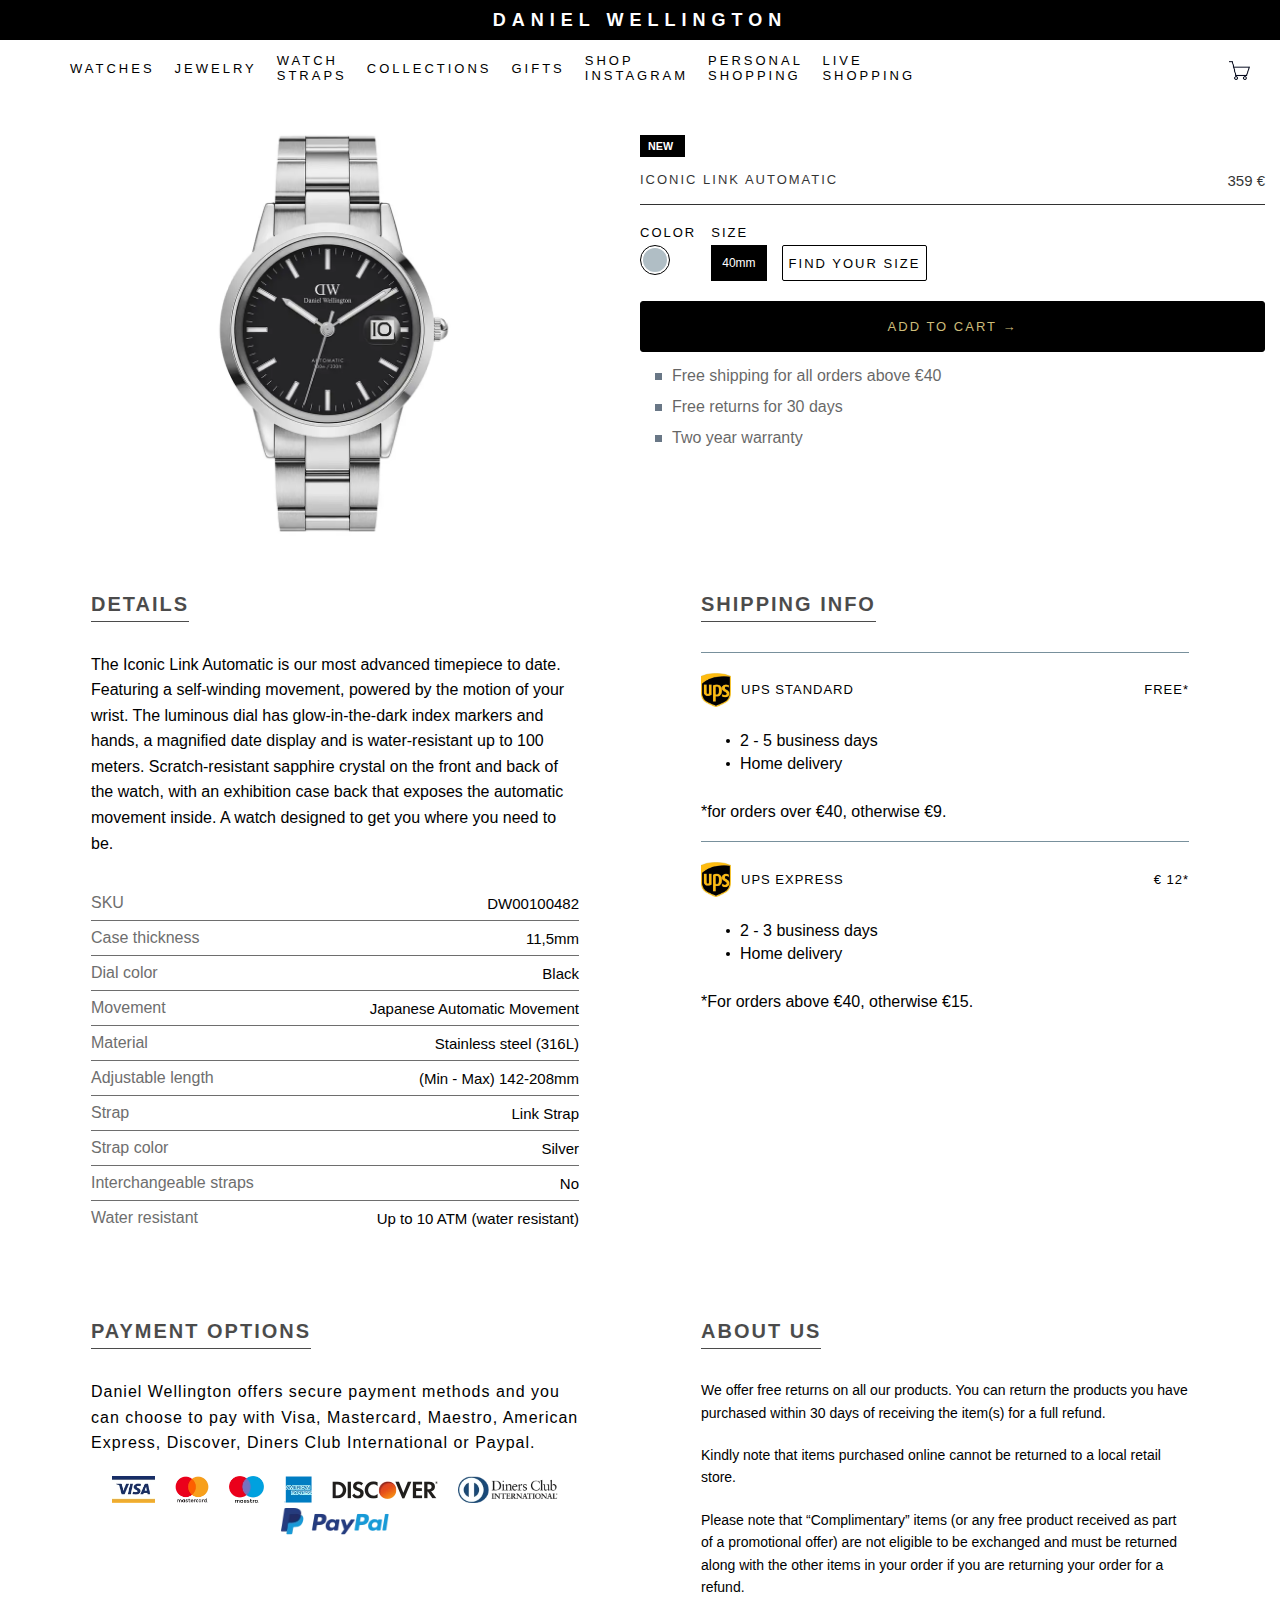
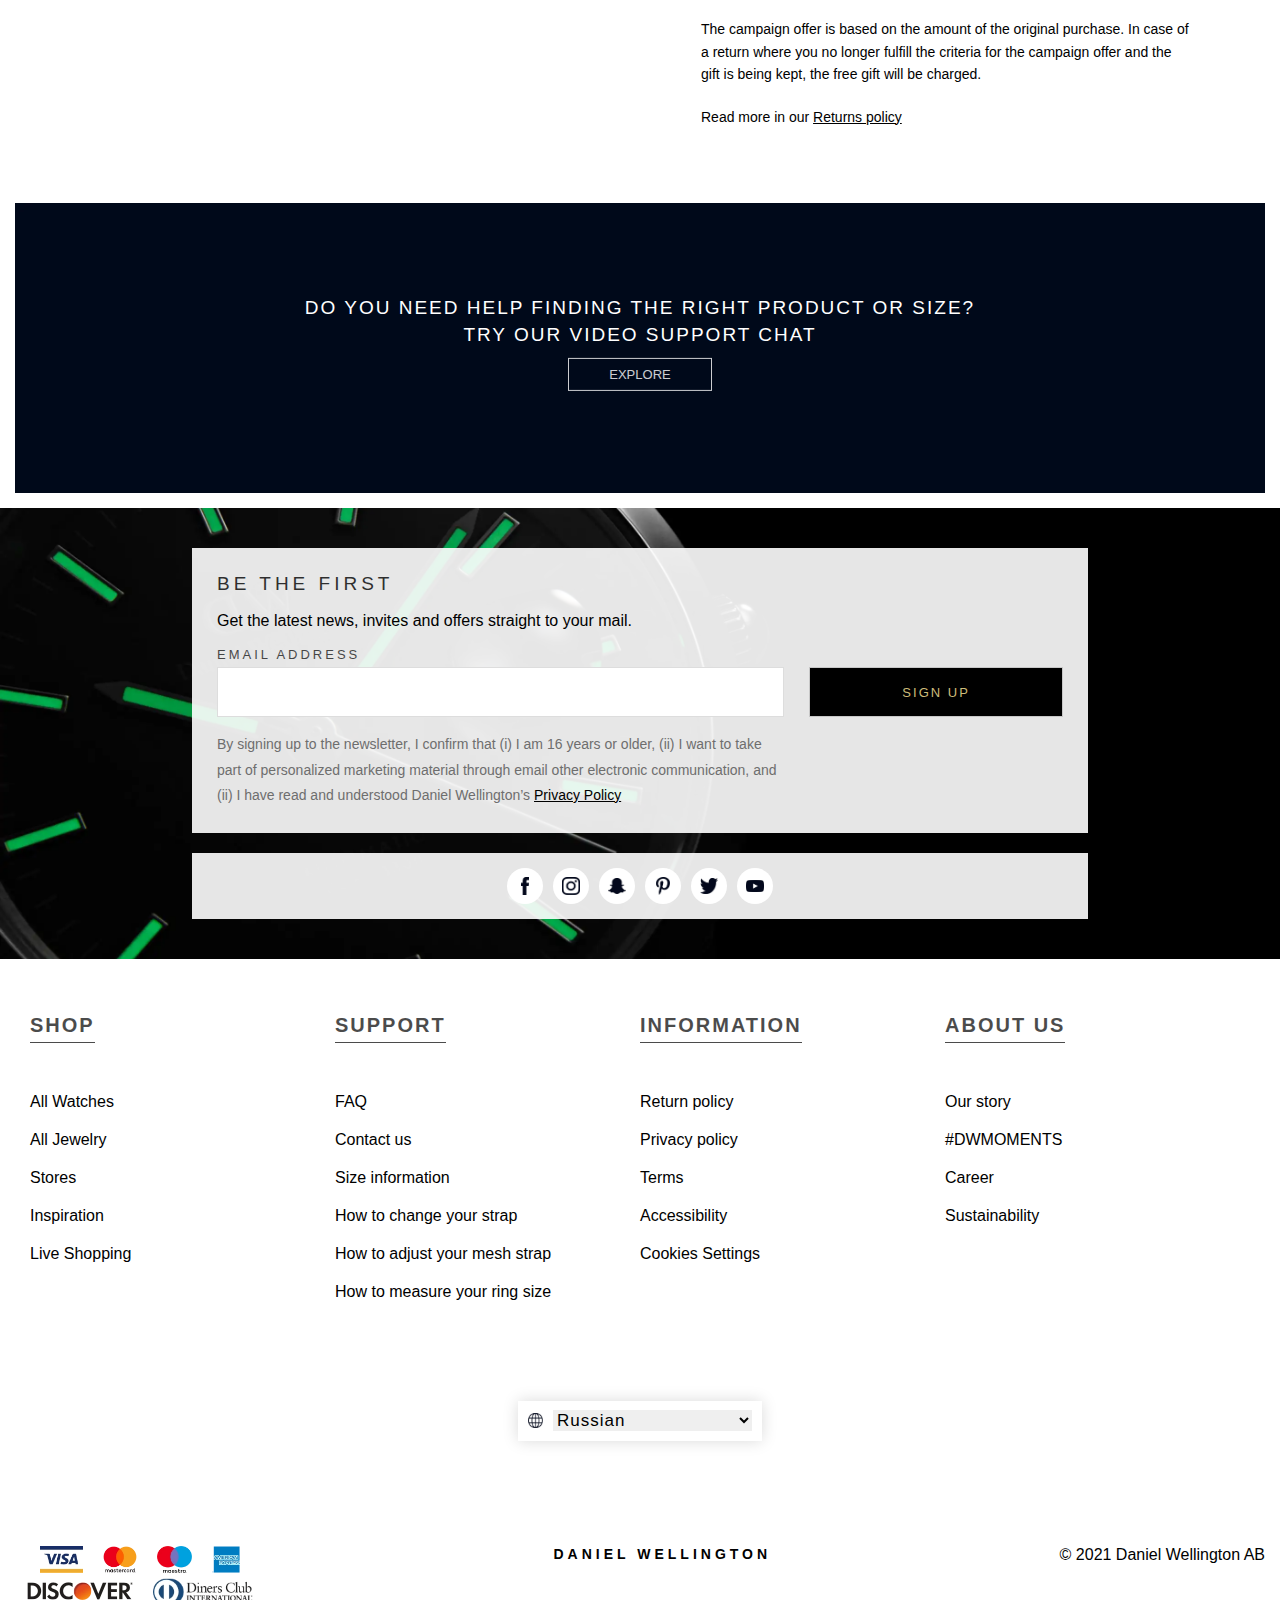
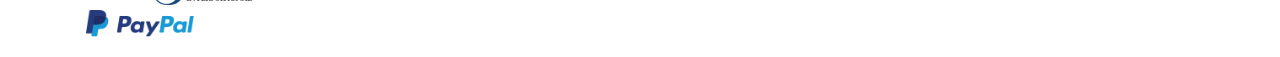
<file: project-4/product.html>
<!DOCTYPE html>
<html lang="en">
<head>
    <meta charset="UTF-8">
    <meta http-equiv="X-UA-Compatible" content="IE=edge">
    <meta name="viewport" content="width=device-width, initial-scale=1, maximum-scale=1, minimum-scale=1, user-scalable=no">
    <title>Document</title>
    <link rel="stylesheet" type="text/css" href="slick/slick.css">
    <link rel="stylesheet" type="text/css" href="slick/slick-theme.css">
    <!-- <link rel="stylesheet" href="css/anamation.css"> -->
    <!-- <link href="https://unpkg.com/aos@2.3.1/dist/aos.css" rel="stylesheet"> -->
    <link rel="stylesheet" href="css/app.min.css">
    <link rel="stylesheet" href="css/product.css">
    <link rel="stylesheet" href="css/style.css">
</head>
<body>
    <header>
        <div class="header__IpadPro">
            <a href="index.html" class="header__logo__Ipad">
                <div class="img__wrapper">
                    daniel wellington
                </div>
            </a>
        </div>
        <div class="header">
            <a href="index.html" class="header__logo">
                <div class="img__wrapper">
                    daniel wellington
                </div>
            </a>
            <div class="burger__cart">
                <div class="img__header">
                    <img src="images/dest/cart-white.jpg" alt="alt">
                </div>
                <div class="header__burger">
                    <span></span>
                </div>
            </div>
            <nav class="header__menu">
                <ul class="header__list">
                    <li>
                        <a href="#" class="header__link"><img src="images/dest/14.jpg" alt="alt"> Watches</a>
                        <div class="span__hover">
                            <span></span>
                            <span></span>
                        </div>
                    </li>
                    <li>
                        <a href="#" class="header__link"><img src="images/dest/15.jpg" alt="alt"> Jewelry</a>
                        <div class="span__hover">
                            <span></span>
                            <span></span>
                        </div>
                    </li>
                    <li>
                        <a href="#" class="header__link"><img src="images/dest/16.jpg" alt="alt"> Watch straps</a>
                        <div class="span__hover">
                            <span></span>
                            <span></span>
                        </div>
                    </li>
                    <li>
                        <a href="#" class="header__link"><img src="images/dest/17.jpg" alt="alt"> Collections</a>
                        <div class="span__hover">
                            <span></span>
                            <span></span>
                        </div>
                    </li>
                    <li>
                        <a href="#" class="header__link"><img src="images/dest/18.jpg" alt="alt"> Gifts</a>
                        <div class="span__hover">
                            <span></span>
                            <span></span>
                        </div>
                    </li>
                    <li>
                        <a href="#" class="header__link"><img src="images/dest/19.jpg" alt="alt"> Shop Instagram</a>
                        <div class="span__hover">
                            <span></span>
                            <span></span>
                        </div>
                    </li>
                    <li>
                        <a href="#" class="header__link"><img src="images/dest/20.jpg" alt="alt"> Personal Shopping</a>
                        <div class="span__hover">
                            <span></span>
                            <span></span>
                        </div>
                    </li>
                    <li>
                        <a href="#" class="header__link"><img src="images/dest/21.jpg" alt="alt"> Live Shopping</a>
                        <div class="span__hover">
                            <span></span>
                            <span></span>
                        </div>
                    </li>
                </ul>
            </nav>
        </div>
    </header>

     <main>
         <div class="product">
            <div class="slider__detals">
                <div class="services__slider">
                    <div class="services__slider__item">
                        <div class="img-wrap">    
                            <img src="images/dest/product-img.png" alt="img">
                        </div>
                    </div>
                    <div class="services__slider__item">
                        <div class="img-wrap">    
                            <img src="images/dest/product-img-2.png" alt="img">
                        </div>
                    </div>
                    <div class="services__slider__item">
                        <div class="img-wrap">    
                            <img src="images/dest/product-img-3.png" alt="img">
                        </div>
                    </div>
                    <div class="services__slider__item">
                        <div class="img-wrap">    
                            <img src="images/dest/product-img-4.png" alt="img">
                        </div>
                    </div>
                    <div class="services__slider__item">
                        <div class="img-wrap">    
                            <img src="images/dest/product-img-5.png" alt="img">
                        </div>
                    </div>
                    <div class="services__slider__item">
                        <div class="img-wrap">    
                            <img src="images/dest/product-img-6.png" alt="img">
                        </div>
                    </div>
                </div>
                <div class="detals">
                    <h6>NEW</h6>
                    <div class="iconic">
                        <p>Iconic Link Automatic</p>
                        <span>359 €</span>
                    </div>
                    <div class="ColorSizePicker">
                        <div class="colors">
                            <span>Color</span>
                            <div class="color">
                                <div class="border">
                                    <div class="col"></div>
                                </div>
                            </div>
                        </div>
                        <div class="size">
                            <span>Size</span>
                            <button>40mm</button>
                        </div>
                        <div class="findSize">
                            <button>Find your size</button>
                        </div>
                    </div>
                    <div class="addToCart">
                        <button>Add To Cart →</button>
                        <div class="addToCartNav">
                            <div class="addToCartLi">
                                <span></span>
                                <p> Free shipping for all orders above €40</p>
                            </div>
                            <div class="addToCartLi">
                                <span></span>
                                <p>  Free returns for 30 days</p>
                            </div>
                            <div class="addToCartLi">
                                <span></span>
                                <p>  Two year warranty</p>
                            </div>
                        </div>
                    </div>
                </div>
            </div>
            <div class="accordions__IpadPro">
                <div class="accordions">
                    <div class="block__accordion">
                        <button class="accordion">Details <img src="images/dest/galochka.jpg" alt="alt"></button>
                        <div class="panel panelDetail">
                            <p>The Iconic Link Automatic is our most advanced timepiece to date. Featuring a self-winding movement, powered by the motion of your wrist. The luminous dial has glow-in-the-dark index markers and hands, a magnified date display and is water-resistant up to 100 meters. Scratch-resistant sapphire crystal on the front and back of the watch, with an exhibition case back that exposes the automatic movement inside. A watch designed to get you where you need to be.</p>
                            <div class="detailItems">
                                <div class="detailItem">
                                    <span>SKU</span>
                                    <span>DW00100482</span>
                                </div>
                                <div class="detailItem">
                                    <span>Case thickness</span>
                                    <span>11,5mm</span>
                                </div>
                                <div class="detailItem">
                                    <span>Dial color</span>
                                    <span>Black</span>
                                </div>
                                <div class="detailItem">
                                    <span>Movement</span>
                                    <span>Japanese Automatic Movement</span>
                                </div>
                                <div class="detailItem">
                                    <span>Material</span>
                                    <span>Stainless steel (316L)</span>
                                </div>
                                <div class="detailItem">
                                    <span>Adjustable length</span>
                                    <span>(Min - Max) 142-208mm</span>
                                </div>
                                <div class="detailItem">
                                    <span>Strap</span>
                                    <span>Link Strap</span>
                                </div>
                                <div class="detailItem">
                                    <span>Strap color</span>
                                    <span>Silver</span>
                                </div>
                                <div class="detailItem">
                                    <span>Interchangeable straps</span>
                                    <span>No</span>
                                </div>
                                <div class="detailItem">
                                    <span>Water resistant</span>
                                    <span>Up to 10 ATM (water resistant)</span>
                                </div>
                            </div>
                        </div>
                    </div>
                    <div class="block__accordion">
                        <button class="accordion">Shipping info <img src="images/dest/galochka.jpg" alt="alt"></button>
                        <div class="panel panelUps">
                            <div class="upsItem">
                                <div class="ups">
                                    <div class="ups__img">
                                        <img src="images/dest/ups.jpg" alt="alt">
                                        <h6>UPS Standard</h6>
                                    </div>
                                    <span>Free*</span>
                                </div>
                                <div class="days">
                                    <div class="day">
                                        <div class="point"></div>
                                        <span>2 - 5 business days</span>
                                    </div>
                                    <div class="day">
                                        <div class="point"></div>
                                        <span>Home delivery</span>
                                    </div>
                                </div>
                                <div class="forOrder">
                                    <p>*for orders over €40, otherwise €9.</p>
                                </div>
                            </div>
                            <div class="upsItem">
                                <div class="ups">
                                    <div class="ups__img">
                                        <img src="images/dest/ups.jpg" alt="alt">
                                        <h6>UPS Express</h6>
                                    </div>
                                    <span>€ 12*</span>
                                </div>
                                <div class="days">
                                    <div class="day">
                                        <div class="point"></div>
                                        <span>2 - 3 business days</span>
                                    </div>
                                    <div class="day">
                                        <div class="point"></div>
                                        <span>Home delivery</span>
                                    </div>
                                </div>
                                <div class="forOrder">
                                    <p>*For orders above €40, otherwise €15.</p>
                                </div>
                            </div>
                        </div>
                    </div>
                    <div class="block__accordion">
                        <button class="accordion">Payment Options <img src="images/dest/galochka.jpg" alt="alt"></button>
                        <div class="panel panelIcons">
                            <p>Daniel Wellington offers secure payment methods and you can choose to pay with Visa, Mastercard, Maestro, American Express, Discover, Diners Club International or  Paypal. </p>
                            <div class="productIcons">
                                <div class="icon"><img src="images/dest/sponsors.png" alt="alt"></div>
                                <div class="icon"><img src="images/dest/sponsors-2.png" alt="alt"></div>
                                <div class="icon"><img src="images/dest/sponsors-3.png" alt="alt"></div>
                                <div class="icon"><img src="images/dest/sponsors-4.png" alt="alt"></div>
                                <div class="icon"><img src="images/dest/sponsors-5.png" alt="alt"></div>
                                <div class="icon"><img src="images/dest/sponsors-6.png" alt="alt"></div>
                                <div class="icon"><img src="images/dest/sponsors-7.png" alt="alt"></div>
                            </div>
                        </div>
                    </div>
                    <div class="block__accordion">
                        <button class="accordion">ABOUT US <img src="images/dest/galochka.jpg" alt="alt"></button>
                        <div class="panel panelAbout">
                            <p>We offer free returns on all our products. You can return the products you have purchased within 30 days of receiving the item(s) for a full refund.</p>
                            <p>Kindly note that items purchased online cannot be returned to a local retail store.</p>
                            <p>Please note that “Complimentary” items (or any free product received as part of a promotional offer) are not eligible to be exchanged and must be returned along with the other items in your order if you are returning your order for a refund. </p>
                            <p>The campaign offer is based on the amount of the original purchase. In case of a return where you no longer fulfill the criteria for the campaign offer and the gift is being kept, the free gift will be charged.</p>
                            <p>Read more in our <a href="#">Returns policy</a></p>
                        </div>
                    </div>
                </div>
            </div>

            <div class="need__help">
                <picture>
                    <source media="(min-width: 1024px)" srcset="images/dest/bgc-product-IpadPro.png">
                    <img src="images/dest/bgc-product.png" alt="alt">
                </picture>
                 <div class="need__help__text">
                    <h6>Do you need help finding the right product or size?</h6>
                    <h6>Try our Video Support Chat</h6>
                    <button>Explore</button>
                 </div>
             </div>


         </div>




         <div class="contact">
             <div class="contact__form">
                 <h2>BE THE FIRST</h2>
                 <p>Get the latest news, invites and offers straight to your mail.</p>
                 <span>Email Address</span>
                 <form action="#" class="form">
                     <input type="text">
                     <button class="btn__form">Sign up</button>
                 </form>
                 <p class="privacy">By signing up to the newsletter, I confirm that (i) I am 16 years or older, (ii) I want to take part of personalized marketing material through email other electronic communication, and (ii) I have read and understood Daniel Wellington’s <a href="#"> Privacy Policy</a></p>
             </div>
             <div class="icons">
                 <div class="icon"><img src="images/dest/5.jpg" alt="alt"></div>
                 <div class="icon"><img src="images/dest/6.jpg" alt="alt"></div>
                 <div class="icon"><img src="images/dest/7.jpg" alt="alt"></div>
                 <div class="icon"><img src="images/dest/8.jpg" alt="alt"></div>
                 <div class="icon"><img src="images/dest/9.jpg" alt="alt"></div>
                 <div class="icon"><img src="images/dest/10.jpg" alt="alt"></div>
             </div>
         </div>
     </main>

     <footer>
        <div class="accordions">
            <div class="accordions__IpadPro">
                <div class="block__accordion">
                    <button class="accordion">SHOP <img src="images/dest/galochka.jpg" alt="alt"></button>
                    <div class="panel">
                        <a href="#">All Watches</a>
                        <a href="#">All Jewelry</a>
                        <a href="#">Stores</a>
                        <a href="#">Inspiration</a>
                        <a href="#">Live Shopping</a>
                    </div>
                </div>
                <div class="block__accordion">
                    <button class="accordion">SUPPORT <img src="images/dest/galochka.jpg" alt="alt"></button>
                    <div class="panel">
                        <a href="#">FAQ</a>
                        <a href="#">Contact us</a>
                        <a href="#">Size information</a>
                        <a href="#">How to change your strap</a>
                        <a href="#">How to adjust your mesh strap</a>
                        <a href="#">How to measure your ring size</a>
                    </div>
                </div>
                <div class="block__accordion">
                    <button class="accordion">INFORMATION <img src="images/dest/galochka.jpg" alt="alt"></button>
                    <div class="panel">
                        <a href="#">Return policy</a>
                        <a href="#">Privacy policy</a>
                        <a href="#">Terms</a>
                        <a href="#">Accessibility</a>
                        <a href="#">Cookies Settings</a>
                    </div>
                </div>
                <div class="block__accordion">
                    <button class="accordion">ABOUT US <img src="images/dest/galochka.jpg" alt="alt"></button>
                    <div class="panel">
                        <a href="#">Our story</a>
                        <a href="#">#DWMOMENTS</a>
                        <a href="#">Career</a>
                        <a href="#">Sustainability</a>
                    </div>
                </div>
            </div>
            <div class="langs">
                <img src="images/dest/11.jpg" alt="alt">
                <select name="#" id="#">
                    <option value="1">Russian</option>
                    <option value="2">Ukraine</option>
                    <option value="3">Usa</option>
                    <option value="4">Russian</option>
                </select>
            </div>
        </div>
        <div class="cop__spon">
            <div class="sponsors">
                <img src="images/dest/sponsors.png" alt="alt">
                <img src="images/dest/sponsors-2.png" alt="alt">
                <img src="images/dest/sponsors-3.png" alt="alt">
                <img src="images/dest/sponsors-4.png" alt="alt">
                <img src="images/dest/sponsors-5.png" alt="alt">
                <img src="images/dest/sponsors-6.png" alt="alt">
                <img src="images/dest/sponsors-7.png" alt="alt">
            </div>
            <p>daniel wellington</p>
            <span>© 2021 Daniel Wellington AB</span>
        </div>
     </footer>
 








    <!-- <script src="https://unpkg.com/aos@2.3.1/dist/aos.js"></script> -->
    <script src="https://code.jquery.com/jquery-3.6.0.min.js"></script>
    <script src="js/slick.min.js"></script>
    <script src="js/product.js"></script>
</body>
</html>
</file>
<file: project-2/css/style.css>
@font-face {
  font-family: "icomoon";
  src: url("../fonts/icomoon.eot?zf9ly5");
  src: url("../fonts/icomoon.eot?zf9ly5#iefix") format("embedded-opentype"),
    url("../fonts/icomoon.ttf?zf9ly5") format("truetype"),
    url("../fonts/icomoon.woff?zf9ly5") format("woff"),
    url("../fonts/icomoon.svg?zf9ly5#icomoon") format("svg");
  font-weight: normal;
  font-style: normal;
  font-display: block;
}

[class^="icon-"],
[class*=" icon-"] {
  /* use !important to prevent issues with browser extensions that change fonts */
  font-family: "icomoon" !important;
  speak: never;
  font-style: normal;
  font-weight: normal;
  font-variant: normal;
  text-transform: none;
  line-height: 1;

  /* Better Font Rendering =========== */
  -webkit-font-smoothing: antialiased;
  -moz-osx-font-smoothing: grayscale;
}

.icon-syringe:before {
  content: "\e900";
}
.icon-check-mark:before {
  content: "\e901";
}
.icon-email:before {
  content: "\e902";
}
.icon-telegram:before {
  content: "\e903";
}
.icon-clock:before {
  content: "\e904";
}
</file>
<file: project-4/css/style.css>
@font-face {
  font-family: "icomoon";
  src: url("../fonts/icomoon.eot?zf9ly5");
  src: url("../fonts/icomoon.eot?zf9ly5#iefix") format("embedded-opentype"),
    url("../fonts/icomoon.ttf?zf9ly5") format("truetype"),
    url("../fonts/icomoon.woff?zf9ly5") format("woff"),
    url("../fonts/icomoon.svg?zf9ly5#icomoon") format("svg");
  font-weight: normal;
  font-style: normal;
  font-display: block;
}

[class^="icon-"],
[class*=" icon-"] {
  /* use !important to prevent issues with browser extensions that change fonts */
  font-family: "icomoon" !important;
  speak: never;
  font-style: normal;
  font-weight: normal;
  font-variant: normal;
  text-transform: none;
  line-height: 1;

  /* Better Font Rendering =========== */
  -webkit-font-smoothing: antialiased;
  -moz-osx-font-smoothing: grayscale;
}

.icon-syringe:before {
  content: "\e900";
}
.icon-check-mark:before {
  content: "\e901";
}
.icon-email:before {
  content: "\e902";
}
.icon-telegram:before {
  content: "\e903";
}
.icon-clock:before {
  content: "\e904";
}
</file>
<file: project-5/css/style.css>
@font-face {
  font-family: "icomoon";
  src: url("../fonts/icomoon.eot?zf9ly5");
  src: url("../fonts/icomoon.eot?zf9ly5#iefix") format("embedded-opentype"),
    url("../fonts/icomoon.ttf?zf9ly5") format("truetype"),
    url("../fonts/icomoon.woff?zf9ly5") format("woff"),
    url("../fonts/icomoon.svg?zf9ly5#icomoon") format("svg");
  font-weight: normal;
  font-style: normal;
  font-display: block;
}

[class^="icon-"],
[class*=" icon-"] {
  /* use !important to prevent issues with browser extensions that change fonts */
  font-family: "icomoon" !important;
  speak: never;
  font-style: normal;
  font-weight: normal;
  font-variant: normal;
  text-transform: none;
  line-height: 1;

  /* Better Font Rendering =========== */
  -webkit-font-smoothing: antialiased;
  -moz-osx-font-smoothing: grayscale;
}

.icon-syringe:before {
  content: "\e900";
}
.icon-check-mark:before {
  content: "\e901";
}
.icon-email:before {
  content: "\e902";
}
.icon-telegram:before {
  content: "\e903";
}
.icon-clock:before {
  content: "\e904";
}
</file>
<file: project-6/airDatePic/node_modules/air-datepicker/air-datepicker.css>
.air-datepicker-cell.-day-.-other-month-,.air-datepicker-cell.-year-.-other-decade-{color:var(--adp-color-other-month)}.air-datepicker-cell.-day-.-other-month-:hover,.air-datepicker-cell.-year-.-other-decade-:hover{color:var(--adp-color-other-month-hover)}.-disabled-.-focus-.air-datepicker-cell.-day-.-other-month-,.-disabled-.-focus-.air-datepicker-cell.-year-.-other-decade-{color:var(--adp-color-other-month)}.-selected-.air-datepicker-cell.-day-.-other-month-,.-selected-.air-datepicker-cell.-year-.-other-decade-{color:#fff;background:var(--adp-background-color-selected-other-month)}.-selected-.-focus-.air-datepicker-cell.-day-.-other-month-,.-selected-.-focus-.air-datepicker-cell.-year-.-other-decade-{background:var(--adp-background-color-selected-other-month-focused)}.-in-range-.air-datepicker-cell.-day-.-other-month-,.-in-range-.air-datepicker-cell.-year-.-other-decade-{background-color:var(--adp-background-color-in-range);color:var(--adp-color)}.-in-range-.-focus-.air-datepicker-cell.-day-.-other-month-,.-in-range-.-focus-.air-datepicker-cell.-year-.-other-decade-{background-color:var(--adp-background-color-in-range-focused)}.air-datepicker-cell.-day-.-other-month-:empty,.air-datepicker-cell.-year-.-other-decade-:empty{background:none;border:none}.air-datepicker-cell{border-radius:var(--adp-cell-border-radius);box-sizing:border-box;cursor:pointer;display:-ms-flexbox;display:flex;position:relative;-ms-flex-align:center;align-items:center;-ms-flex-pack:center;justify-content:center;z-index:1}.air-datepicker-cell.-focus-{background:var(--adp-background-color-hover)}.air-datepicker-cell.-current-{color:var(--adp-color-current-date)}.air-datepicker-cell.-current-.-focus-{color:var(--adp-color)}.air-datepicker-cell.-current-.-in-range-{color:var(--adp-color-current-date)}.air-datepicker-cell.-disabled-{cursor:default;color:var(--adp-color-disabled)}.air-datepicker-cell.-disabled-.-focus-{color:var(--adp-color-disabled)}.air-datepicker-cell.-disabled-.-in-range-{color:var(--adp-color-disabled-in-range)}.air-datepicker-cell.-disabled-.-current-.-focus-{color:var(--adp-color-disabled)}.air-datepicker-cell.-in-range-{background:var(--adp-cell-background-color-in-range);border-radius:0}.air-datepicker-cell.-in-range-:hover{background:var(--adp-cell-background-color-in-range-hover)}.air-datepicker-cell.-range-from-{border:1px solid var(--adp-cell-border-color-in-range);background-color:var(--adp-cell-background-color-in-range);border-radius:var(--adp-cell-border-radius) 0 0 var(--adp-cell-border-radius)}.air-datepicker-cell.-range-to-{border:1px solid var(--adp-cell-border-color-in-range);background-color:var(--adp-cell-background-color-in-range);border-radius:0 var(--adp-cell-border-radius) var(--adp-cell-border-radius) 0}.air-datepicker-cell.-range-to-.-range-from-{border-radius:var(--adp-cell-border-radius)}.air-datepicker-cell.-selected-{color:#fff;border:none;background:var(--adp-cell-background-color-selected)}.air-datepicker-cell.-selected-.-current-{color:#fff;background:var(--adp-cell-background-color-selected)}.air-datepicker-cell.-selected-.-focus-{background:var(--adp-cell-background-color-selected-hover)}

.air-datepicker-body{transition:all var(--adp-transition-duration) var(--adp-transition-ease)}.air-datepicker-body.-hidden-{display:none}.air-datepicker-body--day-names{display:-ms-grid;display:grid;-ms-grid-columns:(var(--adp-day-cell-width))[7];grid-template-columns:repeat(7, var(--adp-day-cell-width));margin:8px 0 3px}.air-datepicker-body--day-name{color:var(--adp-day-name-color);display:-ms-flexbox;display:flex;-ms-flex-align:center;align-items:center;-ms-flex-pack:center;justify-content:center;-ms-flex:1;flex:1;text-align:center;text-transform:uppercase;font-size:.8em}.air-datepicker-body--cells{display:-ms-grid;display:grid}.air-datepicker-body--cells.-days-{-ms-grid-columns:(var(--adp-day-cell-width))[7];grid-template-columns:repeat(7, var(--adp-day-cell-width));grid-auto-rows:var(--adp-day-cell-height)}.air-datepicker-body--cells.-months-{-ms-grid-columns:(1fr)[3];grid-template-columns:repeat(3, 1fr);grid-auto-rows:var(--adp-month-cell-height)}.air-datepicker-body--cells.-years-{-ms-grid-columns:(1fr)[4];grid-template-columns:repeat(4, 1fr);grid-auto-rows:var(--adp-year-cell-height)}

.air-datepicker-nav{display:-ms-flexbox;display:flex;-ms-flex-pack:justify;justify-content:space-between;border-bottom:1px solid var(--adp-border-color-inner);min-height:var(--adp-nav-height);padding:var(--adp-padding)}.-only-timepicker- .air-datepicker-nav{display:none}.air-datepicker-nav--title,.air-datepicker-nav--action{display:-ms-flexbox;display:flex;cursor:pointer;-ms-flex-align:center;align-items:center;-ms-flex-pack:center;justify-content:center}.air-datepicker-nav--action{width:var(--adp-day-cell-width);border-radius:var(--adp-border-radius);-webkit-user-select:none;-ms-user-select:none;user-select:none}.air-datepicker-nav--action:hover{background:var(--adp-background-color-hover)}.air-datepicker-nav--action:active{background:var(--adp-background-color-active)}.air-datepicker-nav--action.-disabled-{visibility:hidden}.air-datepicker-nav--action svg{width:32px;height:32px}.air-datepicker-nav--action path{fill:none;stroke:var(--adp-nav-arrow-color);stroke-width:2px}.air-datepicker-nav--title{border-radius:var(--adp-border-radius);padding:0 8px}.air-datepicker-nav--title i{font-style:normal;color:var(--adp-nav-color-secondary);margin-left:.3em}.air-datepicker-nav--title:hover{background:var(--adp-background-color-hover)}.air-datepicker-nav--title:active{background:var(--adp-background-color-active)}.air-datepicker-nav--title.-disabled-{cursor:default;background:none}

.air-datepicker-buttons{display:-ms-grid;display:grid;grid-auto-columns:1fr;grid-auto-flow:column}.air-datepicker-button{display:-ms-inline-flexbox;display:inline-flex;color:var(--adp-btn-color);border-radius:var(--adp-btn-border-radius);cursor:pointer;height:var(--adp-btn-height);border:none;background:rgba(255,255,255,0)}.air-datepicker-button:hover{color:var(--adp-btn-color-hover);background:var(--adp-btn-background-color-hover)}.air-datepicker-button:focus{color:var(--adp-btn-color-hover);background:var(--adp-btn-background-color-hover);outline:none}.air-datepicker-button:active{background:var(--adp-btn-background-color-active)}.air-datepicker-button span{outline:none;display:-ms-flexbox;display:flex;-ms-flex-align:center;align-items:center;-ms-flex-pack:center;justify-content:center;width:100%;height:100%}

.air-datepicker-time{display:-ms-grid;display:grid;-ms-grid-columns:max-content 1fr;grid-template-columns:max-content 1fr;grid-column-gap:12px;-ms-flex-align:center;align-items:center;position:relative;padding:0 var(--adp-time-padding-inner)}.-only-timepicker- .air-datepicker-time{border-top:none}.air-datepicker-time--current{display:-ms-flexbox;display:flex;-ms-flex-align:center;align-items:center;-ms-flex:1;flex:1;font-size:14px;text-align:center}.air-datepicker-time--current-colon{margin:0 2px 3px;line-height:1}.air-datepicker-time--current-hours,.air-datepicker-time--current-minutes{line-height:1;font-size:19px;font-family:"Century Gothic", CenturyGothic, AppleGothic, sans-serif;position:relative;z-index:1}.air-datepicker-time--current-hours:after,.air-datepicker-time--current-minutes:after{content:'';background:var(--adp-background-color-hover);border-radius:var(--adp-border-radius);position:absolute;left:-2px;top:-3px;right:-2px;bottom:-2px;z-index:-1;opacity:0}.air-datepicker-time--current-hours.-focus-:after,.air-datepicker-time--current-minutes.-focus-:after{opacity:1}.air-datepicker-time--current-ampm{text-transform:uppercase;-ms-flex-item-align:end;align-self:flex-end;color:var(--adp-time-day-period-color);margin-left:6px;font-size:11px;margin-bottom:1px}.air-datepicker-time--row{display:-ms-flexbox;display:flex;-ms-flex-align:center;align-items:center;font-size:11px;height:17px;background:linear-gradient(to right, var(--adp-time-track-color), var(--adp-time-track-color)) left 50%/100% var(--adp-time-track-height) no-repeat}.air-datepicker-time--row:first-child{margin-bottom:4px}.air-datepicker-time--row input[type='range']{background:none;cursor:pointer;-ms-flex:1;flex:1;height:100%;padding:0;margin:0;-webkit-appearance:none}.air-datepicker-time--row input[type='range']::-webkit-slider-thumb{-webkit-appearance:none}.air-datepicker-time--row input[type='range']::-ms-tooltip{display:none}.air-datepicker-time--row input[type='range']:hover::-webkit-slider-thumb{border-color:var(--adp-time-track-color-hover)}.air-datepicker-time--row input[type='range']:hover::-moz-range-thumb{border-color:var(--adp-time-track-color-hover)}.air-datepicker-time--row input[type='range']:hover::-ms-thumb{border-color:var(--adp-time-track-color-hover)}.air-datepicker-time--row input[type='range']:focus{outline:none}.air-datepicker-time--row input[type='range']:focus::-webkit-slider-thumb{background:var(--adp-cell-background-color-selected);border-color:var(--adp-cell-background-color-selected)}.air-datepicker-time--row input[type='range']:focus::-moz-range-thumb{background:var(--adp-cell-background-color-selected);border-color:var(--adp-cell-background-color-selected)}.air-datepicker-time--row input[type='range']:focus::-ms-thumb{background:var(--adp-cell-background-color-selected);border-color:var(--adp-cell-background-color-selected)}.air-datepicker-time--row input[type='range']::-webkit-slider-thumb{box-sizing:border-box;height:12px;width:12px;border-radius:3px;border:1px solid var(--adp-time-track-color);background:#fff;cursor:pointer;transition:background var(--adp-transition-duration)}.air-datepicker-time--row input[type='range']::-moz-range-thumb{box-sizing:border-box;height:12px;width:12px;border-radius:3px;border:1px solid var(--adp-time-track-color);background:#fff;cursor:pointer;transition:background var(--adp-transition-duration)}.air-datepicker-time--row input[type='range']::-ms-thumb{box-sizing:border-box;height:12px;width:12px;border-radius:3px;border:1px solid var(--adp-time-track-color);background:#fff;cursor:pointer;transition:background var(--adp-transition-duration)}.air-datepicker-time--row input[type='range']::-webkit-slider-thumb{margin-top:calc(var(--adp-time-thumb-size) / 2 * -1)}.air-datepicker-time--row input[type='range']::-webkit-slider-runnable-track{border:none;height:var(--adp-time-track-height);cursor:pointer;color:transparent;background:transparent}.air-datepicker-time--row input[type='range']::-moz-range-track{border:none;height:var(--adp-time-track-height);cursor:pointer;color:transparent;background:transparent}.air-datepicker-time--row input[type='range']::-ms-track{border:none;height:var(--adp-time-track-height);cursor:pointer;color:transparent;background:transparent}.air-datepicker-time--row input[type='range']::-ms-fill-lower{background:transparent}.air-datepicker-time--row input[type='range']::-ms-fill-upper{background:transparent}

.air-datepicker{--adp-font-family: -apple-system, BlinkMacSystemFont, "Segoe UI", Roboto, Helvetica, Arial, sans-serif, "Apple Color Emoji", "Segoe UI Emoji", "Segoe UI Symbol";--adp-font-size: 14px;--adp-width: 246px;--adp-z-index: 100;--adp-padding: 4px;--adp-grid-areas:
    'nav'
    'body'
    'timepicker'
    'buttons';--adp-transition-duration: .3s;--adp-transition-ease: ease-out;--adp-transition-offset: 8px;--adp-background-color: #fff;--adp-background-color-hover: #f0f0f0;--adp-background-color-active: #eaeaea;--adp-background-color-in-range: rgba(92, 196, 239, .1);--adp-background-color-in-range-focused: rgba(92, 196, 239, .2);--adp-background-color-selected-other-month-focused: #8ad5f4;--adp-background-color-selected-other-month: #a2ddf6;--adp-color: #4a4a4a;--adp-color-secondary: #9c9c9c;--adp-accent-color: #4eb5e6;--adp-color-current-date: var(--adp-accent-color);--adp-color-other-month: #dedede;--adp-color-disabled: #aeaeae;--adp-color-disabled-in-range: #939393;--adp-color-other-month-hover: #c5c5c5;--adp-border-color: #dbdbdb;--adp-border-color-inner: #efefef;--adp-border-radius: 4px;--adp-border-color-inline: #d7d7d7;--adp-nav-height: 32px;--adp-nav-arrow-color: var(--adp-color-secondary);--adp-nav-color-secondary: var(--adp-color-secondary);--adp-day-name-color: #ff9a19;--adp-day-cell-width: 1fr;--adp-day-cell-height: 32px;--adp-month-cell-height: 42px;--adp-year-cell-height: 56px;--adp-pointer-size: 10px;--adp-pointer-offset: 10px;--adp-cell-border-radius: 4px;--adp-cell-background-color-selected: #5cc4ef;--adp-cell-background-color-selected-hover: #45bced;--adp-cell-background-color-in-range: rgba(92, 196, 239, 0.1);--adp-cell-background-color-in-range-hover: rgba(92, 196, 239, 0.2);--adp-cell-border-color-in-range: var(--adp-cell-background-color-selected);--adp-btn-height: 32px;--adp-btn-color: var(--adp-accent-color);--adp-btn-color-hover: var(--adp-color);--adp-btn-border-radius: var(--adp-border-radius);--adp-btn-background-color-hover: var(--adp-background-color-hover);--adp-btn-background-color-active: var(--adp-background-color-active);--adp-time-track-height: 1px;--adp-time-track-color: #dedede;--adp-time-track-color-hover: #b1b1b1;--adp-time-thumb-size: 12px;--adp-time-padding-inner: 10px;--adp-time-day-period-color: var(--adp-color-secondary)}

.air-datepicker{background:var(--adp-background-color);border:1px solid var(--adp-border-color);box-shadow:0 4px 12px rgba(0,0,0,0.15);border-radius:var(--adp-border-radius);box-sizing:content-box;display:-ms-grid;display:grid;-ms-grid-columns:1fr;grid-template-columns:1fr;-ms-grid-rows:(max-content)[4];grid-template-rows:repeat(4, max-content);grid-template-areas:var(--adp-grid-areas);font-family:var(--adp-font-family),sans-serif;font-size:var(--adp-font-size);color:var(--adp-color);width:var(--adp-width);position:absolute;left:-100000px;opacity:0;transition:opacity var(--adp-transition-duration) var(--adp-transition-ease),transform var(--adp-transition-duration) var(--adp-transition-ease),left 0s var(--adp-transition-duration);z-index:var(--adp-z-index)}.air-datepicker.-from-top-{transform:translateY(calc(var(--adp-transition-offset) * -1))}.air-datepicker.-from-right-{transform:translateX(var(--adp-transition-offset))}.air-datepicker.-from-bottom-{transform:translateY(var(--adp-transition-offset))}.air-datepicker.-from-left-{transform:translateX(calc(var(--adp-transition-offset) * -1))}.air-datepicker.-active-{opacity:1;transform:translate(0);transition:opacity var(--adp-transition-duration) var(--adp-transition-ease),transform var(--adp-transition-duration) var(--adp-transition-ease),left 0s 0s}.air-datepicker.-inline-{border-color:var(--adp-border-color-inline);box-shadow:none;position:static;left:auto;right:auto;opacity:1;transform:none}.air-datepicker.-inline- .air-datepicker--pointer{display:none}.air-datepicker-global-container{position:absolute;left:0;top:0}.air-datepicker--pointer{--pointer-half-size: calc(var(--adp-pointer-size) / 2);position:absolute;background:#fff;border-top:1px solid var(--adp-border-color-inline);border-right:1px solid var(--adp-border-color-inline);width:var(--adp-pointer-size);height:var(--adp-pointer-size);z-index:-1}.-top-left- .air-datepicker--pointer,.-top-center- .air-datepicker--pointer,.-top-right- .air-datepicker--pointer{top:calc(100% - var(--pointer-half-size));transform:rotate(135deg)}.-right-top- .air-datepicker--pointer,.-right-center- .air-datepicker--pointer,.-right-bottom- .air-datepicker--pointer{right:calc(100% - var(--pointer-half-size));transform:rotate(225deg)}.-bottom-left- .air-datepicker--pointer,.-bottom-center- .air-datepicker--pointer,.-bottom-right- .air-datepicker--pointer{bottom:calc(100% - var(--pointer-half-size));transform:rotate(315deg)}.-left-top- .air-datepicker--pointer,.-left-center- .air-datepicker--pointer,.-left-bottom- .air-datepicker--pointer{left:calc(100% - var(--pointer-half-size));transform:rotate(45deg)}.-top-left- .air-datepicker--pointer,.-bottom-left- .air-datepicker--pointer{left:var(--adp-pointer-offset)}.-top-right- .air-datepicker--pointer,.-bottom-right- .air-datepicker--pointer{right:var(--adp-pointer-offset)}.-top-center- .air-datepicker--pointer,.-bottom-center- .air-datepicker--pointer{left:calc(50% - var(--adp-pointer-size) / 2)}.-left-top- .air-datepicker--pointer,.-right-top- .air-datepicker--pointer{top:var(--adp-pointer-offset)}.-left-bottom- .air-datepicker--pointer,.-right-bottom- .air-datepicker--pointer{bottom:var(--adp-pointer-offset)}.-left-center- .air-datepicker--pointer,.-right-center- .air-datepicker--pointer{top:calc(50% - var(--adp-pointer-size) / 2)}.air-datepicker--navigation{grid-area:nav}.air-datepicker--content{box-sizing:content-box;padding:var(--adp-padding);grid-area:body}.-only-timepicker- .air-datepicker--content{display:none}.air-datepicker--time{grid-area:timepicker}.air-datepicker--buttons{grid-area:buttons}.air-datepicker--buttons,.air-datepicker--time{padding:var(--adp-padding);border-top:1px solid var(--adp-border-color-inner)}
</file>
<file: project-6/css/style.css>
@font-face {
  font-family: "icomoon";
  src: url("../fonts/icomoon.eot?zf9ly5");
  src: url("../fonts/icomoon.eot?zf9ly5#iefix") format("embedded-opentype"),
    url("../fonts/icomoon.ttf?zf9ly5") format("truetype"),
    url("../fonts/icomoon.woff?zf9ly5") format("woff"),
    url("../fonts/icomoon.svg?zf9ly5#icomoon") format("svg");
  font-weight: normal;
  font-style: normal;
  font-display: block;
}

[class^="icon-"],
[class*=" icon-"] {
  /* use !important to prevent issues with browser extensions that change fonts */
  font-family: "icomoon" !important;
  speak: never;
  font-style: normal;
  font-weight: normal;
  font-variant: normal;
  text-transform: none;
  line-height: 1;

  /* Better Font Rendering =========== */
  -webkit-font-smoothing: antialiased;
  -moz-osx-font-smoothing: grayscale;
}

.icon-syringe:before {
  content: "\e900";
}
.icon-check-mark:before {
  content: "\e901";
}
.icon-email:before {
  content: "\e902";
}
.icon-telegram:before {
  content: "\e903";
}
.icon-clock:before {
  content: "\e904";
}
</file>
<file: project-7/css/style.css>
@font-face {
  font-family: "icomoon";
  src: url("../fonts/icomoon.eot?zf9ly5");
  src: url("../fonts/icomoon.eot?zf9ly5#iefix") format("embedded-opentype"),
    url("../fonts/icomoon.ttf?zf9ly5") format("truetype"),
    url("../fonts/icomoon.woff?zf9ly5") format("woff"),
    url("../fonts/icomoon.svg?zf9ly5#icomoon") format("svg");
  font-weight: normal;
  font-style: normal;
  font-display: block;
}

[class^="icon-"],
[class*=" icon-"] {
  /* use !important to prevent issues with browser extensions that change fonts */
  font-family: "icomoon" !important;
  speak: never;
  font-style: normal;
  font-weight: normal;
  font-variant: normal;
  text-transform: none;
  line-height: 1;

  /* Better Font Rendering =========== */
  -webkit-font-smoothing: antialiased;
  -moz-osx-font-smoothing: grayscale;
}

.icon-syringe:before {
  content: "\e900";
}
.icon-check-mark:before {
  content: "\e901";
}
.icon-email:before {
  content: "\e902";
}
.icon-telegram:before {
  content: "\e903";
}
.icon-clock:before {
  content: "\e904";
}
</file>
<file: project/css/style.css>
@font-face {
  font-family: "icomoon";
  src: url("../fonts/icomoon.eot?zf9ly5");
  src: url("../fonts/icomoon.eot?zf9ly5#iefix") format("embedded-opentype"),
    url("../fonts/icomoon.ttf?zf9ly5") format("truetype"),
    url("../fonts/icomoon.woff?zf9ly5") format("woff"),
    url("../fonts/icomoon.svg?zf9ly5#icomoon") format("svg");
  font-weight: normal;
  font-style: normal;
  font-display: block;
}

[class^="icon-"],
[class*=" icon-"] {
  /* use !important to prevent issues with browser extensions that change fonts */
  font-family: "icomoon" !important;
  speak: never;
  font-style: normal;
  font-weight: normal;
  font-variant: normal;
  text-transform: none;
  line-height: 1;

  /* Better Font Rendering =========== */
  -webkit-font-smoothing: antialiased;
  -moz-osx-font-smoothing: grayscale;
}

.icon-syringe:before {
  content: "\e900";
}
.icon-check-mark:before {
  content: "\e901";
}
.icon-email:before {
  content: "\e902";
}
.icon-telegram:before {
  content: "\e903";
}
.icon-clock:before {
  content: "\e904";
}
</file>
<file: project-4/css/product.css>
.header {
  background-color: #fff;
}
.header__burger span {
  background-color: #000;
}
.header__burger::before {
  background-color: #000;
}
.header__burger::after {
  background-color: #000;
}
.header__logo .img__wrapper {
  color: #000;
}
.header__menu {
  background-color: #fff;
}
.header__list li .header__link {
  color: #000;
}
.header__IpadPro {
  background-color: #000;
}
.header__IpadPro .header__logo__Ipad .img__wrapper {
  color: #fff;
}
.product {
  padding: 15px;
}
.services__slider .services__slider__item .img-wrap {
  width: 70%;
  height: 70%;
}
.services__slider .services__slider__item .img-wrap img {
  min-width: 100%;
}
.detals {
  margin-top: 20px;
}
.detals h6 {
  background-color: #000;
  color: #fff;
  max-width: 45px;
  padding: 5px 8px;
}
.iconic {
  opacity: 0.8;
  display: flex;
  justify-content: space-between;
  padding: 15px 0;
  border-bottom: 1px solid;
}
.iconic p {
  text-transform: uppercase;
  letter-spacing: 2px;
  font-size: 13px;
}
.iconic span {
  font-size: 15px;
}
.ColorSizePicker {
  display: flex;
  flex-wrap: wrap;
  padding: 20px 0;
}
.colors {
  margin-right: 15px;
}
.colors span {
  text-transform: uppercase;
  letter-spacing: 2px;
  font-size: 13px;
  margin-bottom: 5px;
  display: block;
}
.colors .color .border {
  width: 30px;
  height: 30px;
  border: 1px solid;
  padding: 2px;
  border-radius: 50%;
}
.colors .color .border .col {
  width: 100%;
  height: 100%;
  background-color: #b0bec5;
  border-radius: 50%;
}
.size {
  margin-right: 15px;
}
.size span {
  font-size: 13px;
  text-transform: uppercase;
  letter-spacing: 2px;
  margin-bottom: 5px;
  display: block;
}
.size button {
  background-color: #000;
  color: #fff;
  font-size: 12px;
  padding: 9px;
  display: block;
  border: 2px solid #000;
}
.findSize {
  display: flex;
  align-items: flex-end;
}
.findSize button {
  min-height: 36px;
  text-transform: uppercase;
  border: 1px solid #000;
  color: #000;
  font-size: 13px;
  letter-spacing: 2px;
  background: 0 0;
  border-radius: 2px;
}
.addToCart button {
  border: 1px solid #000;
  background-color: #000;
  text-transform: uppercase;
  letter-spacing: 2px;
  color: #cdbc7a;
  font-size: 13px;
  width: 100%;
  padding: 17px;
  border-radius: 3px;
}
.addToCart button:hover {
  border-color: #273751;
  background-color: #273751;
}
.addToCart .addToCartNav {
  padding: 15px;
}
.addToCart .addToCartNav .addToCartLi {
  display: flex;
  align-items: center;
  margin-bottom: 13px;
  opacity: 0.6;
}
.addToCart .addToCartNav .addToCartLi span {
  display: block;
  background-color: #061e37;
  width: 7px;
  height: 7px;
  margin-right: 10px;
}
.accordions {
  padding: 15px;
}
.accordion {
  padding: 25px 0;
  margin: 0;
}
.block__accordion {
  border-bottom: 1px solid #78909c;
}
.block__accordion:nth-of-type(4) {
  border: none;
}
.upsItem {
  padding: 20px 0;
  border-top: 1px solid #78909c;
}
.upsItem:nth-of-type(2) {
  padding: 20px 0;
  border-top: 1px solid #78909c;
}
.ups {
  display: flex;
  align-items: center;
  justify-content: space-between;
}
.ups .ups__img {
  display: flex;
  align-items: center;
}
.ups .ups__img img {
  max-width: 30px;
  margin-right: 10px;
}
.ups .ups__img h6 {
  font-size: 13px;
  text-transform: uppercase;
  letter-spacing: 1px;
  font-weight: 400;
}
.ups span {
  font-size: 13px;
  text-transform: uppercase;
  letter-spacing: 1px;
}
.days {
  padding: 25px;
}
.days .day {
  display: flex;
  align-items: center;
  margin-bottom: 5px;
}
.days .day .point {
  width: 4px;
  height: 4px;
  background-color: #000;
  margin-right: 10px;
  border-radius: 50%;
}
.panelIcons p {
  margin-bottom: 20px;
  line-height: 1.6;
  letter-spacing: 1px;
}
.panelIcons .productIcons {
  display: flex;
  align-items: center;
  justify-content: center;
  flex-wrap: wrap;
  margin-bottom: 20px;
}
.panelIcons .productIcons .icon img {
  max-height: 27px;
  margin-left: 10px;
  margin-right: 10px;
  margin-bottom: 5px;
}
.panelAbout p {
  line-height: 1.6;
  font-size: 14px;
  margin-bottom: 20px;
}
.panelAbout p a {
  color: #000;
  text-decoration: underline;
}
.panelDetail p {
  line-height: 1.6;
  margin-bottom: 30px;
}
.detailItems {
  padding-bottom: 20px;
}
.detailItems .detailItem {
  display: flex;
  align-items: center;
  justify-content: space-between;
  padding: 8px 0;
  border-bottom: 1px solid #6e6e6e;
}
.detailItems .detailItem span {
  color: #6e6e6e;
}
.detailItems .detailItem span:nth-of-type(2) {
  color: #000;
  font-size: 15px;
}
.detailItems .detailItem:nth-last-of-type(1) {
  border: none;
}
.need__help {
  position: relative;
  top: 0;
  left: 0;
}
.need__help .need__help__text {
  color: #fff;
  text-align: center;
  position: absolute;
  top: 50%;
  left: 50%;
  transform: translate(-50%, -50%);
  width: 100%;
  padding: 20px;
}
.need__help .need__help__text h6 {
  font-size: 19px;
  text-transform: uppercase;
  letter-spacing: 2px;
  line-height: 1.4;
  font-weight: 400;
}
.need__help .need__help__text button {
  color: #fff;
  text-transform: uppercase;
  font-size: 13px;
  border: 1px solid #fff;
  padding: 8px 40px;
  border-radius: 3 px;
  opacity: 0.8;
  margin-top: 10px;
  background: 0 0;
  margin-bottom: 10px;
  transition: 0.1s ease-in-out;
}
.need__help .need__help__text button:hover {
  background-color: #273751;
  border-color: #273751;
  color: #fff;
}
@media (min-width: 1024px) {
  .accordions__IpadPro {
    width: 100%;
  }
  .accordions {
    align-items: stretch;
    flex-wrap: wrap;
    justify-content: space-around;
  }
  .block__accordion {
    border: none;
    width: 40%;
    margin-bottom: 40px;
  }
  .panel {
    opacity: 1;
    visibility: visible;
  }
  .accordion {
    font-size: 20px;
    font-weight: 700;
    border-bottom: 1px solid #000;
    padding-bottom: 5px;
    margin-bottom: 30px;
    width: auto;
  }
  .slider__detals {
    display: flex;
  }
  .services__slider {
    width: 50%;
  }
  .detals {
    width: 50%;
  }
}
@media (min-width: 1300px) {
  .img-wrap {
    width: 100%;
    height: 100%;
  }
  .product {
    padding: 0 15%;
  }
  .need__help {
    margin-bottom: 40px;
  }
}
</file>
<file: project-2/css/app.min.css>
* {
  box-sizing: border-box
}
body {
  margin: 0;
  padding: 0;
  font-family: sans-serif;
  color: #000;
  background-color: #fff
}
a {
  text-decoration: none;
  padding: 0;
  margin: 0
}
ul {
  list-style-type: none;
  padding: 0;
  margin: 0
}
p {
  margin: 0;
  padding: 0
}
h1,
h2,
h3,
h4,
h5,
h6 {
  padding: 0;
  margin: 0;
  font-weight: 400
}
img {
  max-width: 100%;
  max-height: 100%;
  vertical-align: middle
}
button {
  outline: 0
}
input {
  outline: 0
}
.header__sub {
  min-height: 70px;
  padding: 20px;
  background-color: #fff;
  color: #000;
  position: fixed;
  display: flex;
  align-items: center;
  justify-content: space-between;
  z-index: 5;
  width: 100%;
  top: 0;
  left: 0
}
.header__logo__sub {
  font-weight: 700;
  color: #000;
  font-size: 25px
}
.header__burger__sub {
  display: block;
  position: relative;
  width: 30px;
  height: 30px;
  z-index: 5;
  border: 1px solid #000
}
.header__burger__sub span {
  position: absolute;
  background-color: #000;
  left: 50%;
  right: 50%;
  transform: translate(-50%,-50%);
  width: 50%;
  height: 2px;
  top: 13px;
  transition: .2s
}
.header__burger__sub::after,
.header__burger__sub::before {
  content: "";
  background-color: #000;
  position: absolute;
  width: 50%;
  height: 2px;
  left: 0;
  left: 50%;
  right: 50%;
  transform: translate(-50%,-50%);
  transition: .2s
}
.header__burger__sub::before {
  top: 7px
}
.header__burger__sub::after {
  bottom: 7px
}
.header__burger__sub.active {
  border: 1px solid #fff
}
.header__burger__sub.active::before {
  transform: rotate(45deg) translate(-50%,-50%);
  top: 19px;
  left: 43%;
  right: 50%;
  background-color: #fff
}
.header__burger__sub.active::after {
  transform: rotate(-45deg) translate(-50%,-50%);
  bottom: 17px;
  left: 46%;
  right: 50%;
  background-color: #fff
}
.header__burger__sub.active span {
  transform: scale(0);
  background-color: #fff
}
.header__menu__sub {
  position: fixed;
  top: -100%;
  left: 0;
  width: 100%;
  height: 100%;
  transition: all .3s ease 0s;
  background-color: #000
}
.header__list__sub {
  height: 100%;
  padding: 20px;
  display: flex;
  flex-direction: column
}
.header__list__sub li {
  margin-top: 20px
}
.header__list__sub li .header__link {
  color: #fff;
  font-weight: 700
}
.header__menu__sub.active {
  top: 0
}
.sub__menu__list,
.sub__menu__list__2,
.sub__menu__list__3 {
  visibility: hidden;
  overflow: hidden;
  height: 0;
  transition: all .3s ease-in-out
}
.sub__menu__list.active,
.sub__menu__list__2.active,
.sub__menu__list__3.active {
  visibility: visible;
  overflow: visible;
  min-height: 150px;
  transition: all .3s ease-in-out
}
.card__form__bg {
  position: fixed;
  width: 100%;
  height: 100%;
  top: 0;
  left: 0;
  background: rgba(0,0,0,.3);
  display: none;
  z-index: 999
}
.card__form {
  position: absolute;
  top: 20%;
  left: 50%;
  transform: translate(-50%);
  width: 90%;
  background-color: #fff;
  padding: 20px;
  color: #000;
  border-radius: 6px;
  box-shadow: 0 0 10px 2px #fff
}
.card__form .center__close .img__form__close {
  display: flex;
  justify-content: space-between;
  margin-bottom: 20px;
  color: #000
}
.card__form .center__close .img__form__close h2 {
  color: #000
}
.card__form .center__close .img__form__close .logo__popup .header__logo .img__wrapper__popup {
  width: 45px
}
.card__form .center__close .img__form__close .span__i span {
  font-size: 16px;
  display: flex;
  cursor: pointer;
  position: relative;
  margin-right: 15px
}
.card__form .center__close .img__form__close .span__i span::before {
  content: "";
  width: 20px;
  height: 2px;
  display: block;
  position: absolute;
  background-color: #000;
  transform: rotate(226deg);
  left: 109%;
  top: 14px
}
.card__form .center__close .img__form__close .span__i span::after {
  content: "";
  width: 20px;
  height: 2px;
  display: block;
  position: absolute;
  background-color: #000;
  transform: rotate(134deg);
  left: 108%;
  top: 14px
}
.card__form .inputs {
  position: relative
}
.card__form .inputs input {
  outline: 0;
  border: 1px solid grey;
  opacity: .7;
  border-radius: 5px;
  color: #000;
  padding: 10px;
  width: 100%;
  margin-bottom: 20px
}
.card__form button {
  outline: 0;
  border: none;
  background: #020024;
  background: linear-gradient(90deg,#020024 0,#0f0f6a 0,#00d4ff 100%);
  width: 100%;
  color: #fff;
  padding: 10px 0;
  border-radius: 5px;
  box-shadow: 0 5px 10px 2px rgba(34,60,80,.2);
  transition: all .5s ease-in-out
}
.card__form button:hover {
  background: #fff!important;
  color: #00d4ff;
  border: 1px solid #00d4ff
}
.btn__header {
  background-color: #dce2e5;
  color: #000;
  border: none;
  padding: 12px;
  width: 80px;
  border-radius: 5px;
  margin-top: 20px
}
main {
  margin-top: 70px
}
.header__bunner {
  padding: 20px;
  background-color: #dce2e5;
  position: relative
}
.reinventing {
  margin-bottom: 15px;
  padding: 0 75px 0 0
}
.reinventing h1 {
  margin-bottom: 10px
}
.reinventing p {
  opacity: .6
}
.img__bunner {
  min-height: 150px;
  background-image: url(../images/src/bgc-header.png);
  background-repeat: no-repeat;
  background-size: cover;
  background-position: center;
  width: 65%;
  position: relative;
  left: 36%
}
.nav__banner {
  display: flex;
  justify-content: space-between;
  align-items: center;
  position: absolute;
  bottom: 20%;
  background-color: #fff;
  padding: 5px;
  width: 63%;
  border-radius: 5px;
  box-shadow: 0 5px 10px 2px rgba(34,60,80,.2)
}
.nav__banner .location {
  padding-left: 5px
}
.nav__banner .location h2 {
  font-size: 9px;
  margin-bottom: 5px
}
.nav__banner .location p {
  font-weight: 700;
  font-size: 11px
}
.nav__banner .dates {
  border-left: 1px solid #dce2e5;
  padding: 0 0 0 10px
}
.nav__banner .dates h2 {
  font-size: 9px;
  margin-bottom: 5px
}
.nav__banner .dates p {
  font-weight: 700;
  font-size: 11px
}
.nav__banner .search {
  position: relative
}
.nav__banner .search .img__search {
  position: absolute;
  top: 8px;
  left: 16px
}
.nav__banner .search .img__search img {
  width: 10px
}
.nav__banner .search .img__search img:nth-child(2) {
  width: 4px;
  position: relative;
  left: -41%;
  top: 3px
}
.nav__banner .search input {
  max-width: 80px;
  font-size: 10px;
  padding: 12px;
  text-align: end;
  background-color: #08786c;
  border: none;
  outline: 0;
  border-radius: 5px
}
.nav__banner .search input::-moz-placeholder {
  color: #fff;
  position: relative;
  left: 10%
}
.nav__banner .search input:-ms-input-placeholder {
  color: #fff;
  position: relative;
  left: 10%
}
.nav__banner .search input::placeholder {
  color: #fff;
  position: relative;
  left: 10%
}
.unlock__life {
  padding: 20px
}
.unlock__life__text .membership h2 {
  line-height: 1.2;
  margin-bottom: 20px
}
.unlock__life__text .membership h2 span {
  font-weight: 700
}
.unlock__life__text .membership button {
  outline: 0;
  border: none;
  color: #000;
  background: 0 0;
  padding: 0
}
.unlock__life__text .unlock__life__price span {
  text-align: end;
  opacity: .7
}
.unlock__life__cards {
  margin-top: 20px;
  display: flex;
  flex-wrap: wrap
}
.unlock__life__cards .unlock__life__card {
  padding: 20px;
  width: 50%
}
.unlock__life__cards .unlock__life__card .img__wrapper {
  margin-top: 10px;
  margin-bottom: 10px
}
.unlock__life__cards .unlock__life__card h3 {
  font-weight: 700;
  font-size: 14px;
  line-height: 1.2;
  margin-bottom: 10px
}
.unlock__life__cards .unlock__life__card p {
  line-height: 1.4;
  font-size: 12px
}
.get__best__rates {
  background-color: #fbede4;
  padding: 20px
}
.get__best__rates__img {
  margin-bottom: 20px
}
.get__best__rates__text h3 {
  font-weight: 700;
  margin-bottom: 20px;
  opacity: .8
}
.text__card {
  padding: 10px;
  display: flex;
  align-items: center
}
.text__card .img__wrapper {
  min-width: 17%
}
.text__card .text__card__p {
  margin-left: 10px
}
.text__card .text__card__p p {
  line-height: 1.4;
  font-size: 12px
}
.text__card .text__card__p p:nth-child(1) {
  font-weight: 700;
  font-size: 14px
}
.enjoy__amenities {
  background-color: #194240;
  color: #fff;
  padding: 20px;
  position: relative
}
.enjoy__amenities p {
  font-size: 10px;
  margin-top: 20px;
  margin-bottom: 20px
}
.enjoy__amenities h3 {
  margin-bottom: 20px
}
.enjoy__amenities .wrapper .slider__container {
  overflow: hidden
}
.enjoy__amenities .wrapper .slider__container .slider__track {
  display: flex
}
.enjoy__amenities .wrapper .slider__container .slider__track .slider__item {
  background-image: url(../images/src/slider_1.png);
  background-repeat: no-repeat;
  background-size: cover;
  background-position: center;
  min-height: 185px;
  width: 100%
}
.enjoy__amenities .wrapper .slider__container .slider__track .slider__item:nth-child(2) {
  background-image: url(../images/src/slider_2.png)
}
.enjoy__amenities .wrapper .slider__container .slider__buttons {
  margin-top: 20px
}
.enjoy__amenities .wrapper .slider__container .slider__buttons .btn__prev {
  border: none;
  background: 0 0;
  font-size: 20px
}
.enjoy__amenities .wrapper .slider__container .slider__buttons .btn__next {
  border: none;
  background: 0 0;
  font-size: 20px
}
.enjoy__amenities .gallery__h3 {
  font-size: 10px;
  margin-top: 20px;
  margin-bottom: 20px
}
.enjoy__amenities .enjoy__amenities__gallery {
  display: flex;
  flex-wrap: wrap;
  margin-bottom: 50px
}
.enjoy__amenities .enjoy__amenities__gallery .gallery__item {
  max-width: 50%;
  padding: 5px
}
.enjoy__amenities .enjoy__amenities__gallery .gallery__item span {
  font-size: 8px
}
.enjoy__amenities .enjoy__amenities__img {
  position: absolute;
  bottom: 0;
  max-width: 40px;
  left: 15%
}
.our__members {
  padding: 20px 20px 0 20px;
  width: 100%
}
.our__members .our__members__p {
  margin-top: 20px;
  margin-bottom: 40px
}
.our__members .our__members__p p {
  font-weight: 700;
  line-height: 1.4;
  font-size: 20px;
  opacity: .8
}
.our__members .our__members__cards .our__members__card {
  border: 1px solid #cecdca;
  border-radius: 5px;
  padding: 15px;
  margin-bottom: 20px
}
.our__members .our__members__cards .our__members__card span {
  margin-bottom: 15px;
  display: block;
  color: #08786c
}
.our__members .our__members__cards .our__members__card p {
  margin-bottom: 15px
}
.our__members .our__members__cards .our__members__card p:nth-of-type(1) {
  margin-bottom: 5px;
  font-weight: 700
}
.our__members .our__members__cards .our__members__card p:nth-of-type(2) {
  opacity: .7
}
.our__members .our__members__cards .our__members__card p:nth-of-type(3) {
  line-height: 1.4
}
.our__members .sponsors {
  display: flex;
  justify-content: center
}
.our__members .sponsors .sponsor {
  margin-left: 5px;
  margin-right: 5px
}
.our__members .our__members__img {
  width: 100%;
  display: flex;
  justify-content: flex-end
}
.our__members .our__members__img img {
  width: 30px;
  margin-top: 10px
}
.where__members {
  background-color: #1b1918;
  color: #fff;
  padding: 20px
}
.where__members__text h3 {
  margin-top: 20px;
  margin-bottom: 20px
}
.where__members__text p:nth-of-type(1) {
  margin-bottom: 3px
}
.where__members__text p {
  font-size: 12px;
  margin-bottom: 20px;
  color: #a7a6a4
}
.where__members__galery {
  overflow: auto;
  display: flex
}
.where__members__galery .where__members__galery__item {
  min-width: 40%;
  margin-left: 5px;
  margin-right: 5px;
  position: relative
}
.where__members__galery .where__members__galery__item span {
  position: absolute;
  left: 7%;
  bottom: 7%;
  font-size: 12px
}
.where__members__nav p {
  margin-top: 60px;
  margin-bottom: 30px
}
.where__members__nav button {
  background-color: #2e2b29;
  color: #a7a6a4;
  border: none;
  border-radius: 5px;
  padding: 10px 15px
}
.where__members__nav nav {
  display: flex;
  flex-wrap: wrap;
  justify-content: space-between
}
.where__members__nav nav ul {
  margin-right: 20px;
  margin-bottom: 40px;
  width: 20%
}
.where__members__nav nav ul li {
  font-size: 13px;
  margin-bottom: 5px
}
.where__members__nav nav ul li a {
  color: #a7a6a4;
  margin-bottom: 15px;
  display: block
}
footer {
  background-color: #194240;
  padding: 20px;
  color: #fff
}
.footer__links p {
  margin-bottom: 40px
}
.footer__links nav {
  display: flex;
  flex-wrap: wrap
}
.footer__links nav ul {
  width: 50%;
  margin-bottom: 20px
}
.footer__links nav ul li:nth-of-type(1) {
  margin-bottom: 20px
}
.footer__links nav ul li a {
  color: #a7a6a4;
  margin-top: 10px;
  display: block
}
.footer__icons {
  border-top: 1px solid #e5e7eb;
  padding: 20px 0;
  color: #a7a6a4
}
.footer__icons p {
  margin-bottom: 20px
}
.footer__icons .icons {
  display: flex;
  align-items: center
}
.footer__icons .icons span {
  margin-right: 20px
}
.footer__icons .icons i {
  margin-right: 5px;
  color: #000
}
@media (min-width:768px) {
  .header__burger__sub {
    display: none!important
  }
  .header__menu__sub {
    top: 0;
    height: auto;
    position: relative;
    background-color: #fff;
    color: #000
  }
  .header__list__sub li .header__link {
    color: #000;
    margin-left: 20px;
    margin-top: 10px
  }
  .header__list__sub {
    display: flex;
    justify-content: flex-end;
    flex-direction: row;
    padding: 0
  }
  .header__list__sub li {
    margin-top: 0;
    display: flex;
    align-items: center;
    flex-direction: column
  }
  .header__list__sub > li:nth-of-type(1) {
    position: absolute;
    left: 50%;
    top: 0;
    transform: translate(-50%)
  }
  .header__list__sub > li:nth-of-type(1) a {
    color: #000;
    padding: 5px;
    border-radius: 5px
  }
  .header__list__sub > li:nth-of-type(1):hover,
  .header__list__sub > li:nth-of-type(2):hover {
    transition: .3s
  }
  .header__list__sub > li:nth-of-type(1):hover a,
  .header__list__sub > li:nth-of-type(2):hover a {
    color: #fff;
    background-color: #000
  }
  .header__list__sub > li:nth-of-type(2) {
    position: absolute;
    left: 77%;
    top: 0;
    transform: translate(-77%)
  }
  .header__list__sub > li:nth-of-type(2) a {
    color: #000;
    padding: 5px;
    border-radius: 5px
  }
  .sub__menu__list.active,
  .sub__menu__list__2.active,
  .sub__menu__list__3.active {
    visibility: visible;
    overflow: visible;
    width: 100%;
    margin-top: 20px;
    display: flex;
    flex-direction: column;
    align-items: center;
    justify-content: space-around
  }
  .header__sub {
    align-items: baseline
  }
  .btn__header {
    margin-top: 0;
    height: 39px;
    margin-left: 20px
  }
  .reinventing {
    min-height: 250px
  }
  .reinventing h1 {
    font-size: 37px;
    max-width: 50%;
    margin-top: 30px
  }
  .reinventing p {
    font-size: 13px;
    max-width: 50%
  }
  .img__bunner {
    min-height: 360px;
    position: absolute;
    width: 50%;
    left: 48%;
    top: 0
  }
  .nav__banner {
    bottom: 20%;
    width: 59%
  }
  .unlock__life {
    padding: 60px 20px
  }
  .unlock__life__text {
    display: flex;
    justify-content: space-between;
    align-items: center
  }
  .unlock__life__cards .unlock__life__card {
    width: 33.33%
  }
  .get__best__rates {
    display: flex;
    justify-content: center
  }
  .get__best__rates__img {
    width: 50%;
    margin-bottom: 0;
    display: flex;
    align-items: center;
    justify-content: center
  }
  .get__best__rates__text {
    padding: 40px;
    width: 50%;
    display: flex;
    flex-direction: column;
    justify-content: center
  }
  .get__best__rates__text h3 {
    font-size: 15px;
    margin-bottom: 10px
  }
  .enjoy__amenities .enjoy__amenities__gallery .gallery__item {
    max-width: 25%;
    padding: 5px;
    display: flex;
    flex-direction: column
  }
  .enjoy__amenities .enjoy__amenities__gallery .gallery__item span {
    margin-top: 10px;
    margin-bottom: 10px
  }
  .enjoy__amenities .wrapper .slider__container .slider__track .slider__item {
    min-height: 390px
  }
  .enjoy__amenities {
    padding: 80px 40px
  }
  .enjoy__amenities .enjoy__amenities__gallery {
    margin-bottom: 0
  }
  .enjoy__amenities h3 {
    font-size: 48px;
    margin-top: 30px;
    margin-bottom: 40px
  }
  .wrapper {
    margin-bottom: 40px
  }
  .our__members__cards {
    display: flex
  }
  .our__members .our__members__cards .our__members__card {
    max-width: 33.33%;
    margin-left: 5px;
    margin-right: 5px
  }
  .our__members .our__members__p p {
    font-size: 32px
  }
  .our__members .sponsors {
    margin-top: 20px;
    margin-bottom: 20px
  }
  .our__members .sponsors .sponsor {
    margin-left: 20px;
    margin-right: 20px
  }
  .our__members .our__members__img img {
    margin-right: 20px
  }
  .where__members__galery .where__members__galery__item {
    min-width: 20%
  }
  .where__members__text h3 {
    font-size: 32px
  }
  .where__members__text p {
    font-size: 16px
  }
  .where__members__nav nav ul {
    width: 10%
  }
  .where__members__nav p {
    font-size: 20px
  }
  .footer__links {
    display: flex;
    align-items: center;
    padding: 40px 0
  }
  .footer__links p {
    margin-bottom: 10px
  }
  .footer__links__p {
    width: 50%
  }
  .footer__links nav {
    width: 50%;
    justify-content: space-between
  }
  .footer__links nav ul {
    width: 31%
  }
  .footer__icons {
    display: flex;
    align-items: center;
    justify-content: space-between
  }
  .footer__icons p {
    margin-bottom: 0
  }
}
@media (min-width:1300px) {
  .header__sub {
    padding: 20px 5%
  }
  .header__bunner {
    min-height: 640px;
    padding: 6%
  }
  .reinventing h1 {
    font-size: 48px;
    max-width: 35%
  }
  .reinventing p {
    font-size: 18px;
    max-width: 26%;
    line-height: 1.4
  }
  .img__bunner {
    min-height: 690px;
    left: 45%
  }
  .nav__banner {
    width: 50%;
    border-radius: 7px
  }
  .nav__banner .location h2 {
    font-size: 12px
  }
  .nav__banner .dates p {
    font-size: 13px
  }
  .nav__banner .location {
    padding: 15px;
    padding-left: 25px
  }
  .nav__banner .search input {
    max-width: 122px;
    font-size: 16px;
    padding: 22px;
    border-radius: 7px
  }
  .nav__banner .search .img__search {
    top: 34%;
    left: 23px
  }
  .unlock__life {
    padding: 6%
  }
  .get__best__rates {
    padding: 6%
  }
  .get__best__rates__text h3 {
    font-size: 36px;
    margin-bottom: 20px
  }
  .text__card {
    margin-top: 20px;
    margin-bottom: 20px
  }
  .enjoy__amenities .wrapper .slider__container .slider__track .slider__item {
    margin-right: 20px
  }
  .enjoy__amenities {
    padding: 6%
  }
  .our__members {
    padding: 6% 6% 0 6%
  }
  .our__members .sponsors {
    justify-content: space-between
  }
  .where__members__galery {
    justify-content: space-between
  }
  .where__members {
    padding: 6%
  }
  .where__members__text h3 {
    margin-top: 40px;
    margin-bottom: 40px
  }
  .where__members__text p {
    margin-bottom: 40px
  }
  .where__members__nav p {
    margin-top: 90px
  }
  footer {
    padding: 6% 6% 0 6%
  }
  .footer__icons {
    padding: 40px 0
  }
}
@media (min-width:1500px) {
  .text__card .text__card__p p:nth-child(1) {
    font-size: 20px
  }
  .text__card .text__card__p p {
    font-size: 18px
  }
  .text__card .img__wrapper {
    min-width: 10%
  }
}
</file>
<file: project-4/css/app.min.css>
* {
  box-sizing: border-box
}
body {
  margin: 0;
  padding: 0;
  font-family: sans-serif;
  color: #000;
  display: block
}
a {
  text-decoration: none;
  padding: 0;
  margin: 0
}
ul {
  list-style-type: none;
  padding: 0;
  margin: 0
}
p {
  margin: 0;
  padding: 0
}
h1,
h2,
h3,
h4,
h5,
h6 {
  padding: 0;
  margin: 0
}
img {
  max-width: 100%;
  max-height: 100%;
  vertical-align: middle
}
.btn {
  outline: 0;
  border: none;
  background: 0 0
}
input {
  outline: 0
}
main {
  margin-top: 50px
}
.burger__cart {
  display: flex;
  align-items: center
}
.header {
  min-height: 50px;
  padding: 0 15px;
  background-color: #000;
  position: fixed;
  top: 0;
  left: 0;
  display: flex;
  align-items: center;
  justify-content: space-between;
  z-index: 5;
  width: 100%
}
.header__logo .img__wrapper {
  text-transform: uppercase;
  font-size: 12px;
  letter-spacing: 4px;
  color: #fff
}
.img__header {
  width: 21px
}
.header__burger {
  display: block;
  position: relative;
  width: 30px;
  height: 30px;
  z-index: 5;
  margin-left: 20px
}
.header__burger span {
  position: absolute;
  background-color: #fff;
  left: 50%;
  right: 50%;
  transform: translate(-50%,-50%);
  width: 80%;
  height: 1px;
  top: 14px
}
.header__burger::after,
.header__burger::before {
  content: "";
  background-color: #fff;
  position: absolute;
  width: 80%;
  height: 1px;
  left: 0;
  left: 50%;
  right: 50%;
  transform: translate(-50%,-50%)
}
.header__burger::before {
  top: 7px
}
.header__burger::after {
  bottom: 7px
}
.header__burger.active {
  left: -10px;
  top: 10px
}
.header__burger.active::before {
  transform: rotate(45deg) translate(-50%,-50%);
  top: 23px;
  left: 38%;
  right: 50%;
  background-color: #000;
  height: 2px
}
.header__burger.active::after {
  transform: rotate(-45deg) translate(-50%,-50%);
  bottom: 22px;
  left: 40%;
  right: 50%;
  background-color: #000;
  height: 2px
}
.header__burger.active span {
  transform: scale(0)
}
.header__menu {
  position: fixed;
  top: 0;
  left: -300vh;
  width: 100%;
  height: 100%;
  transition: .3s ease-in-out;
  background-color: #fff
}
.header__list {
  height: 100%;
  padding: 55px 20px 20px 20px
}
.header__list li {
  margin-top: 35px
}
.header__list li .header__link {
  color: #000;
  display: flex;
  align-items: center;
  text-transform: uppercase;
  letter-spacing: 3px
}
.header__list li .header__link img {
  max-width: 15px;
  margin-right: 25px
}
.header__menu.active {
  left: 0
}
.card__form__bg {
  position: fixed;
  width: 100%;
  height: 100%;
  top: 0;
  left: 0;
  background: rgba(0,0,0,.3);
  display: none;
  z-index: 999
}
.card__form {
  position: absolute;
  top: 20%;
  left: 50%;
  transform: translate(-50%);
  width: 90%;
  background-color: #fff;
  padding: 20px;
  color: #000;
  border-radius: 6px;
  box-shadow: 0 0 10px 2px #fff
}
.card__form .center__close .img__form__close {
  display: flex;
  justify-content: space-between;
  margin-bottom: 20px;
  color: #000
}
.card__form .center__close .img__form__close h2 {
  color: #000
}
.card__form .center__close .img__form__close .logo__popup .header__logo .img__wrapper__popup {
  width: 45px
}
.card__form .center__close .img__form__close .span__i span {
  font-size: 16px;
  display: flex;
  cursor: pointer;
  position: relative;
  margin-right: 15px
}
.card__form .center__close .img__form__close .span__i span::before {
  content: "";
  width: 20px;
  height: 2px;
  display: block;
  position: absolute;
  background-color: #000;
  transform: rotate(226deg);
  left: 109%;
  top: 14px
}
.card__form .center__close .img__form__close .span__i span::after {
  content: "";
  width: 20px;
  height: 2px;
  display: block;
  position: absolute;
  background-color: #000;
  transform: rotate(134deg);
  left: 108%;
  top: 14px
}
.card__form .inputs {
  position: relative
}
.card__form .inputs input {
  outline: 0;
  border: 1px solid grey;
  opacity: .7;
  border-radius: 5px;
  color: #000;
  padding: 10px;
  width: 100%;
  margin-bottom: 20px
}
.card__form button {
  outline: 0;
  border: none;
  background: #020024;
  background: linear-gradient(90deg,#020024 0,#0f0f6a 0,#00d4ff 100%);
  width: 100%;
  color: #fff;
  padding: 10px 0;
  border-radius: 5px;
  box-shadow: 0 5px 10px 2px rgba(34,60,80,.2);
  transition: all .5s ease-in-out
}
.card__form button:hover {
  background: #fff!important;
  color: #00d4ff;
  border: 1px solid #00d4ff
}
.header__IpadPro {
  display: none
}
.bunner__header {
  position: relative;
  top: 0;
  left: 0
}
.bunner__header picture img {
  width: 100%
}
.bnr__text {
  position: absolute;
  bottom: 0;
  left: 0;
  width: 100%;
  text-align: center;
  color: #fff;
  text-transform: uppercase
}
.bnr__text p {
  font-size: 15px;
  letter-spacing: 4px;
  line-height: 1.4
}
.bnr__text h1 {
  letter-spacing: 3px;
  font-weight: 400;
  font-size: 25px
}
.bnr__text .btn {
  color: #fff;
  text-transform: uppercase;
  font-size: 13px;
  border: 1px solid #fff;
  padding: 8px 40px;
  border-radius: 3px;
  opacity: .8;
  margin-top: 20px;
  margin-bottom: 10px;
  transition: .1s ease-in-out
}
.bnr__text .btn:hover {
  background-color: #273751;
  border-color: #273751;
  color: #fff
}
.slider__header {
  color: #00081c;
  background-color: #f4f4f4
}
.services__slider__item:nth-of-type(4) .img-wrap img {
  max-width: 40px
}
.services__slider__item {
  display: flex!important;
  align-items: center;
  justify-content: center;
  min-height: 60px
}
.services__slider__item .img-wrap {
  width: 50px;
  height: 50px;
  display: flex;
  justify-content: center;
  align-items: center
}
.services__slider__item .img-wrap img {
  max-width: 25px
}
.services__slider__item .slider__text {
  display: flex;
  flex-direction: column;
  align-items: center
}
.services__slider__item .slider__text span {
  text-transform: uppercase;
  font-size: 11px;
  letter-spacing: 2px;
  opacity: .7;
  line-height: 1.4
}
.slick-dots {
  display: none!important
}
.slick-dotted.slick-slider {
  margin-bottom: 0
}
.btns {
  display: flex;
  flex-wrap: wrap;
  justify-content: center;
  padding: 20px 0
}
.btns .btn--btns {
  border: none;
  background-color: #00081c;
  color: #cdbc7a;
  padding: 10px 30px;
  text-transform: uppercase;
  letter-spacing: 2px;
  width: 100%;
  max-width: 157px;
  border-radius: 3px;
  margin-bottom: 15px;
  margin-left: 10px;
  margin-right: 10px;
  transition: .1s ease-in-out
}
.btns .btn--btns:hover {
  background-color: #273751;
  border-color: #273751
}
.watch__making {
  padding: 15px
}
.watch__making .watch__title {
  font-size: 17px;
  text-transform: uppercase;
  text-align: center;
  letter-spacing: 2px;
  font-weight: 400;
  margin-bottom: 40px
}
.watch__making .watch__items {
  display: flex;
  flex-wrap: wrap;
  justify-content: space-between
}
.watch__item:nth-of-type(2) .colors .border .color {
  background: #e5ae87
}
.watch__item:nth-of-type(4) .colors .border .color {
  background: #e5ae87
}
.watch__item:nth-of-type(3) .colors {
  display: flex
}
.watch__item:nth-of-type(3) .colors .border .color {
  background: #e5ae87
}
.watch__item:nth-of-type(3) .colors .border:nth-of-type(2) .color {
  background: #c1c1c1
}
.watch__item:nth-of-type(3) .colors .border:nth-of-type(3) .color {
  background: #dfc96c
}
.watch__item {
  display: flex;
  flex-direction: column;
  max-width: 46%;
  padding: 15px;
  margin-left: 5px;
  margin-right: 5px;
  margin-bottom: 20px;
  transition: .2s ease-in-out
}
.watch__item:hover {
  box-shadow: rgba(0,0,0,.13) 0 10px 20px 0,rgba(0,0,0,.19) 0 3px 9px 0
}
.watch__item .watch__img {
  margin: -15px
}
.watch__item .new {
  font-size: 11px;
  color: #fff;
  background-color: #000;
  padding: 6px 8px;
  letter-spacing: 2px;
  max-width: 45px;
  margin-top: 30px
}
.watch__item .low {
  font-size: 11px;
  text-transform: uppercase;
  color: #786c3c;
  background: #f5f2e4;
  padding: 4px;
  letter-spacing: 2px;
  max-width: 140px;
  margin-top: 30px;
  text-align: center;
  opacity: .7
}
.watch__item p {
  text-transform: uppercase;
  font-size: 13px;
  color: #000;
  letter-spacing: 3px;
  margin-top: 25px;
  opacity: .7
}
.watch__item .colors {
  margin-top: 5px;
  margin-bottom: 5px
}
.watch__item .colors .border {
  width: 22px;
  height: 22px;
  border: 1px solid;
  border-radius: 50%;
  padding: 1px;
  display: flex;
  justify-content: center;
  align-items: center;
  margin-right: 5px
}
.watch__item .colors .border .color {
  width: 100%;
  height: 100%;
  border-radius: 50%;
  background-color: #b0bec5
}
.watch__item span {
  font-size: 16px;
  color: #000;
  line-height: 1.4;
  opacity: .8
}
.bunner__nature {
  position: relative;
  top: 0;
  left: 0;
  display: flex;
  justify-content: center
}
.bunner__nature .nature__text {
  position: absolute;
  top: 50%;
  left: 71%;
  transform: translate(-50%,-50%);
  color: #fff;
  text-transform: uppercase;
  text-align: center;
  width: 50%;
  opacity: .9
}
.bunner__nature .nature__text h2 {
  font-size: 13px;
  letter-spacing: 2px
}
.bunner__nature .nature__text p {
  font-size: 19px;
  letter-spacing: 4px
}
.bunner__nature .nature__text .btn__nature {
  border: 1px solid #fff;
  color: #fff;
  font-size: 13px;
  text-transform: uppercase;
  margin-top: 10px;
  letter-spacing: 1px;
  padding: 8px 15px;
  width: 100%;
  max-width: 140px;
  border-radius: 3px;
  transition: .1s ease-in-out
}
.bunner__nature .nature__text .btn__nature:hover {
  background-color: #273751;
  border-color: #273751;
  color: #fff
}
.her {
  position: relative;
  top: 0;
  left: 0;
  margin-top: 5px
}
.her .her__text {
  color: #000;
  width: 38%;
  left: 78%
}
.her .her__text h2 {
  font-size: 26px;
  letter-spacing: 3px;
  font-weight: 400
}
.her .her__text p {
  font-size: 26px;
  letter-spacing: 3px
}
.her .her__text .btn__her {
  border: 1px solid #000;
  color: #000;
  transition: .1s ease-in-out
}
.him {
  margin-bottom: 5px
}
.him .him__text {
  left: 22%
}
.ceramic {
  position: relative;
  top: 0;
  left: 0;
  margin-bottom: 5px;
  display: flex;
  justify-content: center
}
.ceramic .ceramic__text {
  position: absolute;
  bottom: 0;
  left: 50%;
  transform: translate(-50%);
  color: #fff;
  text-align: center;
  width: 100%
}
.ceramic .ceramic__text h2 {
  font-size: 13px;
  text-transform: uppercase;
  letter-spacing: 1px;
  line-height: 1.4
}
.ceramic .ceramic__text span {
  text-transform: uppercase;
  font-size: 19px;
  letter-spacing: 3px
}
.ceramic .ceramic__text p:nth-of-type(1) {
  margin-top: 15px
}
.ceramic .ceramic__text p {
  font-size: 15px;
  line-height: 1.6
}
.ceramic .ceramic__text .btn__ceramic {
  border: 1px solid #fff;
  color: #fff;
  font-size: 13px;
  text-transform: uppercase;
  margin-top: 10px;
  letter-spacing: 1px;
  padding: 8px 15px;
  width: 100%;
  max-width: 140px;
  border-radius: 3px;
  transition: .1s ease-in-out;
  margin-bottom: 10px;
  transition: .1s ease-in-out
}
.ceramic .ceramic__text .btn__ceramic:hover {
  background-color: #273751;
  border-color: #273751;
  color: #fff
}
.contact {
  background-color: #a78c78
}
.contact__form {
  background: rgba(255,255,255,.9);
  padding: 18px
}
.contact__form h2 {
  font-size: 19px;
  letter-spacing: 4px;
  text-transform: uppercase;
  font-weight: 400;
  opacity: .8
}
.contact__form p {
  font-size: 16px;
  line-height: 1.4;
  margin-top: 15px
}
.contact__form span {
  font-size: 13px;
  letter-spacing: 3px;
  text-transform: uppercase;
  opacity: .7;
  margin-top: 15px;
  margin-bottom: 5px;
  display: block
}
.contact__form form input {
  border: 1px solid #ddd;
  background-color: #fff;
  width: 100%;
  max-width: 100%;
  min-height: 50px
}
.contact__form form input:focus {
  border: 2px scolid #f5c814;
  border-radius: 4px;
  outline: 0;
  max-width: 100%
}
.contact__form form input:hover .btn__form {
  background-color: #000;
  color: #000
}
.contact__form form button {
  border: none;
  border: 1px solid #c7c7c7;
  width: 100%;
  min-height: 40px;
  text-align: center;
  color: #cdbc7a;
  background-color: #000;
  font-size: 13px;
  letter-spacing: 2px;
  text-transform: uppercase;
  margin-top: 15px;
  transition: .3s ease-in-out
}
.contact__form form button:hover {
  background-color: #273751;
  border-color: #273751
}
.contact__form .privacy {
  line-height: 1.8;
  font-size: 14px;
  color: #6e6e6e
}
.contact__form .privacy a {
  color: #000;
  text-decoration: underline
}
.icons {
  background: rgba(255,255,255,.9);
  display: flex;
  align-items: center;
  justify-content: center;
  padding: 15px
}
.icons .icon {
  width: 36px;
  height: 36px;
  border-radius: 50%;
  padding: 9px;
  display: flex;
  justify-content: center;
  align-items: center;
  background-color: #fff;
  margin-left: 5px;
  margin-right: 5px
}
.block__accordion {
  position: relative;
  top: 0;
  left: 0
}
.accordion {
  display: flex;
  border: none;
  outline: 0;
  background-color: transparent;
  font-size: 13px;
  align-items: center;
  text-transform: uppercase;
  letter-spacing: 2px;
  margin-top: 25px;
  margin-bottom: 25px;
  padding: 0;
  opacity: .7;
  width: 100%;
  justify-content: space-between;
  overflow: hidden;
  top: 0;
  left: 0;
  transition: .3s ease-in-out;
  color: #000
}
.accordion img {
  width: 12px;
  transition: .3s ease-in-out
}
.accordion.active {
  margin-bottom: 0
}
.accordion.active img {
  transform: rotate(180deg)
}
.panel {
  position: absolute;
  bottom: -200%;
  left: 0;
  opacity: 0;
  visibility: hidden
}
.panel.show {
  display: flex;
  flex-direction: column;
  position: relative;
  top: 0;
  opacity: 1;
  visibility: visible
}
.panel.show a {
  margin-top: 15px;
  color: #000;
  font-family: sans-serif
}
.panel.show a:hover {
  color: #dc1b1c
}
.langs {
  background-color: #fff;
  min-height: 40px;
  width: 100%;
  box-shadow: rgba(0,0,0,.15) 0 0 1rem 0;
  display: flex;
  align-items: center;
  padding: 0 10px;
  margin-top: 60px;
  margin-bottom: 40px
}
.langs img {
  max-height: 15px;
  margin-right: 10px
}
.langs select {
  width: 100%;
  border: none;
  letter-spacing: 1px;
  font-size: 17px
}
.langs select:focus-visible {
  outline: 0
}
.cop__spon {
  text-align: center
}
.cop__spon .sponsors {
  display: flex;
  flex-wrap: wrap;
  justify-content: center;
  align-items: center;
  max-width: 345px
}
.cop__spon .sponsors img {
  max-height: 27px;
  margin-left: 10px;
  margin-right: 10px;
  margin-bottom: 5px
}
.cop__spon p {
  text-transform: uppercase;
  font-weight: 700;
  font-size: 14px;
  letter-spacing: 4px;
  margin-top: 60px
}
.cop__spon span {
  display: block;
  margin-top: 20px;
  margin-bottom: 30px
}
footer {
  padding: 15px
}
@media (min-width:768px) {
  .header__menu {
    width: 60%
  }
  .burger__cart.active {
    position: absolute;
    left: 50%
  }
  .bnr__text h1 {
    letter-spacing: 4px;
    font-size: 32px
  }
  .bnr__text p {
    font-size: 15px;
    letter-spacing: 4px;
    line-height: 1.7
  }
  .btns {
    padding: 30px 0
  }
  .btn--btns {
    margin-bottom: 0!important;
    padding: 20px 30px!important
  }
  .watch__item {
    max-width: 31%
  }
  .watch__making .watch__items {
    justify-content: center
  }
  .section__bunners {
    padding: 15px
  }
  .her {
    margin-top: 15px
  }
  .ceramic {
    margin-top: 15px
  }
  .her__him {
    display: flex;
    justify-content: space-between
  }
  .bunner__nature.her {
    max-width: 49%
  }
  .bunner__nature.her.him {
    max-width: 49%
  }
  .her .her__text {
    width: 40%
  }
  .contact {
    padding: 35px
  }
  .icons {
    margin-top: 20px
  }
  .contact__form {
    padding: 25px
  }
  .form {
    display: flex;
    justify-content: space-between
  }
  .contact__form form input {
    max-width: 67%
  }
  .contact__form form button {
    min-height: 50px;
    margin-top: 0;
    max-width: 30%
  }
  .contact__form .privacy {
    max-width: 67%
  }
  .cop__spon .sponsors {
    max-width: 100%
  }
  .accordions {
    padding: 0 17%
  }
  .accordion {
    margin-bottom: 40px
  }
}
@media (min-width:1024px) {
  .header__burger {
    display: none!important
  }
  .header__menu {
    left: 0;
    height: auto;
    position: relative;
    background-color: #000
  }
  .header__list {
    display: flex;
    align-items: center;
    padding: 0
  }
  .header__list li {
    margin-top: 0;
    margin-left: 20px
  }
  .header__list li .header__link {
    color: #fff
  }
  .header__logo {
    display: none
  }
  .header__IpadPro {
    display: flex;
    align-items: center;
    justify-content: center;
    min-height: 40px;
    width: 100%
  }
  .header__IpadPro .header__logo__Ipad .img__wrapper {
    font-size: 18px;
    text-transform: uppercase;
    letter-spacing: 6px;
    color: #000;
    font-weight: 700
  }
  .header__list li:hover .span__hover span::after {
    left: 0;
    transition: .3s
  }
  .header__list li:hover .span__hover span:nth-of-type(2)::after {
    left: 0;
    transition: .3s
  }
  .header__list li .span__hover {
    width: 100%;
    display: flex;
    left: 0;
    top: 0;
    padding-top: 3px
  }
  .header__list li .span__hover span {
    display: block;
    width: 50%;
    height: 1px;
    overflow: hidden;
    position: relative
  }
  .header__list li .span__hover span::after {
    content: "";
    background-color: #fff;
    display: block;
    height: 1px;
    width: 100%;
    position: absolute;
    left: 100%
  }
  .header__list li .span__hover span:nth-of-type(2)::after {
    content: "";
    background-color: #fff;
    display: block;
    height: 1px;
    width: 100%;
    position: absolute;
    left: -100%
  }
  .header__list li .header__link {
    font-size: 13px;
    flex-wrap: wrap
  }
  .header__list li .header__link img {
    display: none
  }
  .burger__cart {
    order: 2
  }
  .header__menu {
    order: 1
  }
  .header {
    min-height: 60px;
    padding: 0 30px 0 50px
  }
  .bnr__text {
    width: 50%;
    top: 50%;
    left: 37%;
    transform: translate(-50%,-50%);
    display: flex;
    flex-direction: column;
    align-items: center;
    justify-content: center
  }
  .bnr__text p {
    font-size: 20px;
    margin-top: 20px
  }
  .bnr__text h1 {
    font-size: 40px;
    letter-spacing: 7px
  }
  .bnr__text .btn {
    width: 100%;
    max-width: 200px
  }
  .btns {
    padding: 50px 0
  }
  .btns .btn--btns {
    max-width: 170px;
    margin-left: 20px;
    margin-right: 20px
  }
  .watch__item {
    max-width: 23%
  }
  .watch__item .watch__img {
    max-width: 320px
  }
  .nature__text.nature__text__IpadPro {
    left: 30%
  }
  .bunner__nature .nature__text p {
    font-size: 26px
  }
  .ceramic .ceramic__text {
    position: absolute;
    top: 50%;
    left: 30%;
    transform: translate(-50%,-50%);
    color: #fff;
    text-align: center;
    width: 50%
  }
  .header {
    position: static
  }
  main {
    margin-top: 0
  }
  .contact {
    background-image: url(../images/dest/bgc-form.png);
    background-repeat: no-repeat;
    background-position: center;
    background-size: cover;
    padding: 40px 15%
  }
  .accordions {
    padding: 10px;
    display: flex;
    align-items: center
  }
  .accordions__IpadPro {
    width: 80%;
    display: flex;
    justify-content: space-between
  }
  .langs {
    width: 20%;
    margin-left: 15px;
    margin-right: 15px
  }
  .panel {
    position: static;
    top: 0;
    left: 0;
    display: flex;
    flex-direction: column;
    opacity: 1;
    visibility: visible
  }
  .panel a {
    margin-top: 20px;
    color: #000
  }
  .accordion {
    margin: 0
  }
  .accordion img {
    display: none
  }
  .cop__spon .sponsors {
    max-width: 250px
  }
  .cop__spon {
    display: flex;
    justify-content: space-between;
    margin-top: 50px
  }
  .cop__spon p {
    margin-top: 0
  }
  .cop__spon span {
    margin: 0
  }
}
@media (min-width:1300px) {
  .header__menu {
    justify-content: center;
    display: flex;
    width: 100%
  }
  .wrapper__pading {
    padding: 0 10%
  }
  .contact {
    padding: 40px 25%
  }
  footer {
    padding: 20px 10%
  }
}
@media (min-width:1600px) {
  .wrapper__pading {
    padding: 0 15%
  }
  footer {
    padding: 20px 15%
  }
}
</file>
<file: project-5/css/app.min.css>
* {
  box-sizing: border-box
}
body {
  margin: 0;
  padding: 0;
  font-family: sans-serif;
  color: #000;
  max-width: 1017px;
  margin: 0 auto
}
main {
  margin-top: 64px
}
a {
  text-decoration: none;
  padding: 0;
  margin: 0
}
ul {
  list-style-type: none;
  padding: 0;
  margin: 0
}
p {
  margin: 0;
  padding: 0
}
h1,
h2,
h3,
h4,
h5,
h6 {
  padding: 0;
  margin: 0
}
img {
  max-width: 100%;
  max-height: 100%;
  vertical-align: middle
}
button {
  outline: 0
}
input {
  outline: 0
}
.header::before {
  content: "";
  height: 1px;
  width: 40%;
  background-color: #e4e9eb;
  position: absolute;
  bottom: -17px;
  left: 5%;
  transform: translate(-5%)
}
.header::after {
  content: "";
  height: 1px;
  width: 40%;
  background-color: #e4e9eb;
  position: absolute;
  bottom: -17px;
  left: 95%;
  transform: translate(-95%);
  z-index: -1
}
.border__header {
  position: absolute;
  bottom: -17px;
  left: 50%;
  transform: translate(-50%) rotate(144deg) skew(20deg);
  background-color: #323232;
  height: 70px;
  width: 70px
}
.header {
  max-height: 64px;
  padding: 20px;
  position: relative;
  display: flex;
  align-items: center;
  justify-content: flex-end;
  z-index: 5;
  width: 100%;
  background-color: #323232;
  top: 0;
  left: 0
}
.header__logo {
  position: absolute;
  top: 12px;
  left: 50%;
  transform: translate(-50%)
}
.header__burger {
  display: block;
  position: relative;
  width: 30px;
  height: 30px;
  z-index: 5;
  border: 1px solid #fff
}
.header__burger span {
  position: absolute;
  background-color: #fff;
  left: 50%;
  right: 50%;
  transform: translate(-50%,-50%);
  width: 50%;
  height: 2px;
  top: 13px;
  transition: .2s
}
.header__burger::after,
.header__burger::before {
  content: "";
  background-color: #fff;
  position: absolute;
  width: 50%;
  height: 2px;
  left: 0;
  left: 50%;
  right: 50%;
  transform: translate(-50%,-50%);
  transition: .2s
}
.header__burger::before {
  top: 7px
}
.header__burger::after {
  bottom: 7px
}
.header__burger.active::before {
  transform: rotate(45deg) translate(-50%,-50%);
  top: 19px;
  left: 43%;
  right: 50%
}
.header__burger.active::after {
  transform: rotate(-45deg) translate(-50%,-50%);
  bottom: 17px;
  left: 46%;
  right: 50%
}
.header__burger.active span {
  transform: scale(0)
}
.header__menu {
  position: fixed;
  top: 0;
  left: -300vh;
  width: 100%;
  height: 100%;
  transition: all .5s ease-in-out;
  background-color: #323232
}
.header__list {
  height: 100%;
  padding: 20px
}
.header__list li {
  margin-top: 20px;
  position: relative;
  left: -300vh;
  transition: .5s ease-in-out
}
.header__list li .header__link {
  color: #fff;
  transition: .2s ease-in-out
}
.header__list li .header__link:hover {
  color: #307969
}
.header__menu.active {
  left: 0
}
.header__menu.active .header__list li {
  left: 0
}
.header__menu.active .header__list li:nth-child(1) {
  transition-delay: .1s
}
.header__menu.active .header__list li:nth-child(2) {
  transition-delay: .2s
}
.header__menu.active .header__list li:nth-child(4) {
  transition-delay: .3s
}
.header__menu.active .header__list li:nth-child(5) {
  transition-delay: .4s
}
.logoIpadPro {
  display: none
}
.services__slider__item {
  display: flex!important;
  flex-direction: column;
  position: relative;
  width: 100%
}
.services__slider__item .hexagon__items {
  display: flex;
  justify-content: center;
  align-items: center;
  width: 100%;
  margin-bottom: -3.6%;
  position: relative
}
.services__slider__item .hexagon__items .hexagon {
  -webkit-clip-path: polygon(50% 0,100% 25%,100% 75%,50% 100%,0 75%,0 25%);
  clip-path: polygon(50% 0,100% 25%,100% 75%,50% 100%,0 75%,0 25%);
  min-height: 30px;
  min-width: 30px;
  margin-left: .75%;
  margin-right: .75%
}
.services__slider__item .hexagon__items:nth-child(1)::before {
  content: "";
  position: absolute;
  left: 10%;
  top: 25%;
  transform: translate(-50%);
  height: 50%;
  width: 1px;
  background-color: #e4e9eb
}
.services__slider__item .hexagon__items:nth-child(1)::after {
  content: "";
  position: absolute;
  left: 90%;
  top: 25%;
  transform: translate(-50%);
  height: 50%;
  width: 1px;
  background-color: #e4e9eb
}
.services__slider__item .hexagon__items:nth-child(1) .hexagon {
  width: 18%
}
.services__slider__item .hexagon__items:nth-child(2) .hexagon {
  width: 18%
}
.services__slider__item .hexagon__items:nth-child(3) {
  margin-bottom: 0
}
.services__slider__item .hexagon__items:nth-child(3) .hexagon {
  width: 18%
}
.services__slider__item .hexagon__items:nth-child(3)::before {
  content: "";
  position: absolute;
  left: 10%;
  top: 25%;
  transform: translate(-50%);
  height: 50%;
  width: 1px;
  background-color: #e4e9eb
}
.services__slider__item .hexagon__items:nth-child(3)::after {
  content: "";
  position: absolute;
  left: 90%;
  top: 25%;
  transform: translate(-50%);
  height: 50%;
  width: 1px;
  background-color: #e4e9eb
}
.slick-dots {
  display: flex;
  justify-content: flex-start;
  padding-left: 2%;
  bottom: -50px;
  margin-bottom: 20px;
  flex-wrap: wrap
}
.slick-dots::after {
  content: "";
  width: 97%;
  height: 1px;
  background-color: #e4e9eb;
  margin-top: 10px
}
.slick-dots li {
  padding: 0;
  margin: 2px;
  height: 5px;
  width: 5px
}
.slick-dots li button {
  width: 5px;
  height: 5px;
  padding: 0;
  margin: 0
}
.slick-dots li button:before {
  content: "";
  width: 5px;
  height: 5px;
  background-color: #000
}
.about {
  background-color: #2eb398;
  margin-top: 50px;
  padding: 10px
}
.about .img {
  -webkit-clip-path: polygon(50% 0,100% 25%,100% 75%,50% 100%,0 75%,0 25%);
  clip-path: polygon(50% 0,100% 25%,100% 75%,50% 100%,0 75%,0 25%);
  width: 50%;
  padding: 25%;
  background-image: url(../images/src/14.png);
  background-repeat: no-repeat;
  background-size: cover;
  background-position: center;
  margin: 20px auto
}
.about__text h1 {
  color: #d7fcf5;
  font-size: 30px
}
.about__text p {
  color: #248f79;
  margin-top: 10px;
  margin-bottom: 10px;
  font-size: 18px
}
.about__text span {
  color: #cff8f0;
  line-height: 1.6;
  font-size: 12px
}
.about__text .icons {
  display: flex;
  justify-content: flex-end;
  margin-top: 20px
}
.about__text .icons .icon {
  transition: .2s ease-in-out
}
.about__text .icons .icon:hover {
  opacity: .5
}
.contactUs {
  background-color: #323232;
  color: #bebebe;
  padding: 40px 10px;
  position: relative
}
.contactUs::before {
  content: "";
  width: 90%;
  height: 1px;
  background-color: #2b2b2b;
  position: absolute;
  top: 20px;
  left: 50%;
  transform: translate(-50%)
}
.contactUs::after {
  content: "";
  width: 90%;
  height: 1px;
  background-color: #2b2b2b;
  position: absolute;
  bottom: 20px;
  left: 50%;
  transform: translate(-50%)
}
.contactUs h2 {
  font-size: 30px
}
.contactUs p {
  font-size: 18px
}
.contactUs form {
  display: flex;
  flex-direction: column
}
.contactUs form input {
  font-size: 12px;
  background-color: #454545;
  color: #bebebe;
  border: none;
  outline: 0;
  padding: 15px;
  margin-top: 20px
}
.contactUs form textarea {
  font-size: 12px;
  background-color: #454545;
  color: #bebebe;
  border: none;
  outline: 0;
  padding: 15px;
  margin-top: 20px;
  min-height: 150px;
  resize: none
}
.contactUs form .btn {
  width: 100%;
  display: flex;
  justify-content: flex-end
}
.contactUs form .btn button {
  outline: 0;
  border: none;
  background-color: #2eb398;
  color: #fff;
  font-size: 12px;
  text-transform: uppercase;
  width: 100%;
  max-width: 88px;
  padding: 12px;
  margin-top: 20px
}
.contactText p {
  font-size: 12px;
  margin-top: 20px;
  margin-bottom: 20px;
  line-height: 1.4
}
.contactText .contactIcons .icon {
  margin-top: 10px;
  color: #bebebe
}
.contactText .contactIcons .icon span {
  font-size: 12px;
  margin-left: 15px;
  color: #bebebe
}
footer {
  background-color: #222;
  min-height: 45px;
  padding-left: 20px;
  color: #bebebe;
  display: flex;
  align-items: center
}
footer span {
  font-size: 12px
}
@media (min-width:768px) {
  .header__burger {
    display: none!important
  }
  .header__menu {
    left: 0;
    height: auto;
    position: relative;
    background-color: transparent
  }
  .header__list {
    display: flex;
    justify-content: center;
    align-items: center;
    padding: 0;
    background-color: transparent
  }
  .header__list li {
    margin-top: 0;
    margin-left: 11px
  }
  .header__logo {
    display: none
  }
  .logoIpadPro {
    display: block;
    margin-top: 20px!important
  }
  .header__list li .header__link {
    font-size: 10px;
    transition: .2s ease-in-out
  }
  .about {
    display: flex;
    padding: 5% 12%
  }
  .about .img {
    width: 20%;
    padding: 11.8%;
    height: 50%
  }
  .about__text {
    padding: 0 20px;
    width: 100%
  }
  .about {
    position: relative
  }
  .about::before {
    content: "";
    width: 1px;
    height: 90%;
    display: block;
    background-color: #219d84;
    position: absolute;
    top: 5%;
    left: 10%
  }
  .about::after {
    content: "";
    width: 1px;
    height: 90%;
    display: block;
    background-color: #219d84;
    position: absolute;
    top: 5%;
    left: 88%
  }
  .conIpad {
    display: flex
  }
  form {
    width: 68%
  }
  .contactText {
    width: 32%;
    padding: 0 15px
  }
  .contactUs {
    padding: 5% 12%
  }
  footer {
    padding-left: 45px
  }
  .header__list li {
    position: static
  }
}
</file>
<file: project-6/css/app.min.css>
* {
  box-sizing: border-box
}
body {
  margin: 0;
  padding: 0;
  font-family: sans-serif;
  color: #000;
  max-width: 1488px;
  margin: 0 auto
}
a {
  text-decoration: none;
  padding: 0;
  margin: 0
}
ul {
  list-style-type: none;
  padding: 0;
  margin: 0
}
p {
  margin: 0;
  padding: 0
}
h1,
h2,
h3,
h4,
h5,
h6 {
  padding: 0;
  margin: 0
}
.tabs__nav-btn:hover {
  cursor: pointer
}
img {
  max-width: 100%;
  max-height: 100%;
  vertical-align: middle
}
button {
  outline: 0
}
button:hover {
  cursor: pointer
}
input {
  outline: 0;
  padding-left: 5px
}
header {
  width: 100%;
  padding: 10px;
  box-shadow: 0 12px 5px -5px rgba(34,60,80,.08) inset;
  min-height: 172px
}
main {
  box-shadow: 0 5px 17px -13px rgba(34,60,80,.62) inset;
  background-color: #e5e5e5
}
.header {
  width: 100%;
  display: flex;
  justify-content: center;
  align-items: center;
  height: 172px
}
.monBlan {
  display: flex;
  flex-direction: column
}
.startOn {
  display: flex;
  align-items: center
}
.startOn h1 {
  font-size: 12px;
  letter-spacing: 1px
}
.startOn span {
  border: 1px solid #3d8eda;
  color: #3d8eda;
  padding: 5px 7px;
  margin-left: 10px;
  font-size: 12px;
  margin-top: 5px;
  border-radius: 2px
}
.posts {
  margin-top: 5px
}
.posts span {
  font-size: 10px;
  margin-right: 10px
}
.posts span .weight {
  font-weight: 700;
  margin-right: 0
}
.date {
  margin-top: 10px;
  display: flex;
  align-items: center
}
.date p {
  font-size: 12px;
  font-weight: 700;
  margin-right: 10px
}
.date input {
  max-width: 127px;
  margin-right: 3px;
  min-height: 28px;
  border-radius: 5px;
  border: 1px solid
}
.bgc {
  display: none
}
.tabs {
  padding: 10px;
  min-height: 1010px
}
.tabs .btn {
  background-color: transparent;
  display: block;
  border: 1px solid #929292;
  margin: 20px auto;
  padding: 7px 25px;
  color: #929292;
  border-radius: 30px;
  transition: all .3s ease-in-out
}
.tabs .btn:hover {
  border: 1px solid #fff;
  background-color: #fff;
  color: #000;
  cursor: pointer
}
.tabs .bgc-2 {
  display: none
}
.tabs__nav {
  display: flex;
  justify-content: flex-end
}
.tabs__nav .tabs__nav-btn {
  border: none;
  padding: 0;
  background: 0 0
}
.tabs__nav .tabs__nav-btn .cubes {
  display: flex;
  flex-wrap: wrap;
  width: 30px
}
.tabs__nav .tabs__nav-btn .cubes .cube {
  width: 6px;
  height: 6px;
  background-color: #c8c7c7;
  margin-left: 1px;
  margin-right: 1px;
  margin-top: 2px
}
.tabs__nav .tabs__nav-btn .cubesTwo {
  display: flex;
  flex-direction: column;
  width: 27px
}
.tabs__nav .tabs__nav-btn .cubesTwo .cubLine {
  display: flex;
  align-items: center;
  justify-content: space-between;
  margin-top: 2px
}
.tabs__nav .tabs__nav-btn .cubesTwo .cubLine .cube {
  width: 6px;
  height: 6px;
  background-color: #c8c7c7
}
.tabs__nav .tabs__nav-btn .cubesTwo .cubLine .line {
  height: 2px;
  width: 17px;
  background-color: #c8c7c7
}
.tabs__nav .tabs__nav-btn.active .cubes .cube {
  background-color: #3d8eda
}
.tabs__nav .tabs__nav-btn.active .cubesTwo .cubLine .cube {
  background-color: #3d8eda
}
.tabs__nav .tabs__nav-btn.active .cubesTwo .cubLine .line {
  background-color: #3d8eda
}
.tabs__content .tabs__item {
  display: none
}
.tabs__content .tabs__item.active {
  display: block
}
.projectItems {
  margin-top: 20px
}
.item {
  display: flex;
  align-items: center;
  background-color: #fff;
  margin-bottom: 10px;
  transition: .2s ease-in-out;
  overflow: hidden
}
.item:hover {
  box-shadow: 0 5px 10px -6px #223c50
}
.contentWrap {
  display: flex;
  align-items: center;
  justify-content: space-around;
  width: 100%
}
.content h2 {
  font-size: 10px;
  margin-bottom: 5px
}
.content .icons {
  display: flex
}
.content .icons .icon {
  display: flex;
  align-items: center;
  margin-right: 7px
}
.content .icons .icon img {
  width: 9px
}
.content .icons .icon h2 {
  font-size: 10px
}
.content .icons .icon span {
  font-size: 8px;
  font-weight: 700;
  margin-left: 2px
}
.imgUpl {
  display: flex;
  flex-direction: column
}
.imgUpl h2 {
  font-size: 10px;
  margin-bottom: 5px
}
.imgUpl span {
  font-size: 8px;
  font-weight: 700
}
.projectItemsTwo {
  display: flex;
  flex-wrap: wrap;
  justify-content: center
}
.itemTwo {
  flex-direction: column;
  width: 45%;
  margin-left: 5px;
  margin-right: 5px
}
.itemTwo img {
  width: 100%
}
.itemTwo .contentWrap {
  flex-wrap: wrap;
  justify-content: space-between;
  width: 100%;
  padding: 10px
}
.itemTwo .contentWrap .content {
  width: 33%
}
.itemTwo .contentWrap .content .icons {
  flex-direction: column
}
.itemTwo .contentWrap .content .icons .icon {
  margin-top: 5px
}
.itemTwo .contentWrap .content .icons .icon span {
  margin-left: 6px
}
.itemTwo .contentWrap .imgUpl {
  flex-direction: row;
  justify-content: space-between;
  width: 100%;
  margin-top: 20px
}
.inputs {
  position: relative
}
.calendar_proba {
  height: 26px;
  width: 26px;
  background-image: url(../images/dest/calendar.png);
  background-repeat: no-repeat;
  position: absolute;
  top: 3px;
  right: 4px;
  background-color: #ebebeb;
  background-position: center;
  border-top-right-radius: 5px;
  border-bottom-right-radius: 5px
}
.inputsTwo {
  position: relative
}
.calendar_probaTwo {
  height: 26px;
  width: 26px;
  background-image: url(../images/dest/calendar.png);
  background-repeat: no-repeat;
  position: absolute;
  top: 3px;
  right: 4px;
  background-color: #ebebeb;
  background-position: center;
  border-top-right-radius: 5px;
  border-bottom-right-radius: 5px
}
.close {
  height: 26px;
  width: 26px;
  background-color: #ebebeb;
  display: flex;
  align-items: center;
  justify-content: center;
  border: none;
  position: absolute;
  right: 30px;
  border-right: 1px solid #000;
  top: 3px
}
.close img {
  min-width: 12px
}
@media (min-width:768px) {
  .header__logo {
    margin-right: 30px
  }
  .content h2 {
    font-size: 16px;
    margin-bottom: 10px
  }
  .content .icons .icon span {
    font-size: 14px;
    margin-left: 7px
  }
  .imgUpl h2 {
    font-size: 16px
  }
  .imgUpl span {
    font-size: 14px
  }
  .content .icons .icon img {
    width: 100%
  }
  .content .icons .icon {
    margin-right: 15px
  }
  .tabs {
    padding: 10px 10%
  }
  .itemTwo .contentWrap .content .icons .icon img {
    width: 9px
  }
  .itemTwo {
    width: 30%;
    margin-bottom: 20px
  }
  .itemTwo .contentWrap .content h2 {
    font-size: 10px
  }
  .itemTwo .contentWrap .content .icons .icon span {
    font-size: 8px
  }
  .itemTwo .contentWrap .imgUpl h2 {
    font-size: 10px
  }
  .itemTwo .contentWrap .imgUpl span {
    font-size: 8px
  }
  .calendar_proba {
    top: 1px
  }
  .calendar_probaTwo {
    top: 1px
  }
  .close {
    top: 1px
  }
}
@media (min-width:1024px) {
  header {
    display: flex;
    align-items: center;
    position: relative
  }
  .header {
    position: absolute;
    left: 50%;
    top: 0;
    transform: translate(-50%);
    padding: 5px;
    justify-content: unset;
    background-color: rgba(255,255,255,.67);
    padding-left: 380px
  }
  .header__logo {
    margin-right: 60px;
    z-index: 2
  }
  .monBlan {
    z-index: 2
  }
  .startOn {
    flex-direction: row
  }
  .date .inputs {
    flex-direction: row
  }
  .date .inputs input:nth-child(2) {
    margin-top: 0
  }
  .date .inputs input {
    margin-right: 5px
  }
  .bgc {
    display: block;
    position: absolute;
    left: 0;
    top: 0
  }
  .startOn h1 {
    font-size: 24px
  }
  .startOn span {
    font-size: 13px;
    margin-top: 0;
    margin-left: 15px
  }
  .posts span {
    font-size: 14px
  }
  .date p {
    font-size: 16px
  }
  .posts {
    margin-top: 10px
  }
  .tabs {
    padding: 20px 22%;
    position: relative
  }
  .tabs .bgc-2 {
    display: block;
    position: absolute;
    bottom: 25px;
    right: 0
  }
  .itemTwo {
    width: 23%
  }
  .itemTwo .contentWrap .content .icons .icon img {
    width: 9px
  }
  .itemTwo .contentWrap .content h2 {
    font-size: 10px
  }
  .itemTwo .contentWrap .content .icons .icon span {
    font-size: 8px
  }
  .itemTwo .contentWrap .imgUpl h2 {
    font-size: 10px
  }
  .itemTwo .contentWrap .imgUpl span {
    font-size: 8px
  }
  .calendar_proba {
    right: 6px
  }
  .closeIpadPro {
    right: 32px
  }
}
</file>
<file: project-7/css/app.min.css>
* {
  box-sizing: border-box
}
body {
  margin: 0;
  padding: 0;
  font-family: sans-serif;
  color: #000;
  max-width: 1152px;
  margin: 0 auto
}
a {
  text-decoration: none;
  padding: 0;
  margin: 0
}
ul {
  list-style-type: none;
  padding: 0;
  margin: 0
}
p {
  margin: 0;
  padding: 0
}
h1,
h2,
h3,
h4,
h5,
h6 {
  padding: 0;
  margin: 0
}
img {
  max-width: 100%;
  max-height: 100%;
  vertical-align: middle
}
button {
  outline: 0
}
input {
  outline: 0
}
button {
  outline: 0;
  background: 0 0;
  border: none
}
.header__scroll {
  position: fixed!important;
  max-width: 1152px;
  box-shadow: 0 5px 10px 2px rgba(34,60,80,.2)
}
.header {
  min-height: 50px;
  padding: 0 20px;
  background-color: #fff;
  position: static;
  display: flex;
  align-items: center;
  justify-content: space-between;
  z-index: 5;
  width: 100%
}
.header__logo.active {
  z-index: 1
}
.header__burger {
  display: block;
  position: relative;
  width: 30px;
  height: 17px;
  z-index: 5
}
.header__burger span {
  position: absolute;
  background-color: #000;
  left: 0;
  transform: translate(0,-50%);
  width: 100%;
  height: 2px;
  top: 50%
}
.header__burger::after,
.header__burger::before {
  content: "";
  background-color: #000;
  position: absolute;
  width: 100%;
  height: 2px;
  left: 0
}
.header__burger::before {
  top: 0
}
.header__burger::after {
  bottom: 0
}
.header__burger.active::before {
  transform: rotate(45deg) translate(-50%,-50%);
  top: 19px;
  left: 43%;
  right: 50%;
  background-color: #fff
}
.header__burger.active::after {
  transform: rotate(-45deg) translate(-50%,-50%);
  bottom: 17px;
  left: 46%;
  right: 50%;
  background-color: #fff
}
.header__burger.active span {
  transform: scale(0);
  background-color: #fff
}
.header__menu {
  position: fixed;
  top: -100%;
  left: 0;
  width: 100%;
  height: 100%;
  transition: all .3s ease 0s;
  background: rgba(0,0,0,.8);
  z-index: 1
}
.header__list {
  padding: 20px;
  display: flex;
  flex-direction: column;
  align-items: center;
  margin-top: 40px
}
.header__list li {
  margin-top: 20px
}
.header__list li .header__link {
  color: #fff;
  font-size: 14px;
  transition: .2s ease-in-out
}
.header__list li .header__link:hover {
  color: #fddeff
}
.header__menu.active {
  top: 0
}
.header__menu.active .header__list {
  height: 100%
}
.btn {
  background: #fccaff;
  background: linear-gradient(180deg,#fccaff 0,#fddeff 17.19%,#fcd1ff 37.5%,#fccbff 76.4%,#fccaff 100%);
  color: #fff;
  filter: drop-shadow(0 4px 4px rgba(253, 144, 255, .36));
  border-radius: 10px;
  font-size: 14px;
  transition: all .2s ease-in-out
}
.btn:hover {
  border: 1px solid #fddeff;
  background: 0 0;
  color: #fddeff
}
.btn--header {
  min-height: 31px;
  max-width: 122px
}
.bunner {
  position: relative
}
.bgc {
  min-height: 619px;
  width: 100%;
  background-image: linear-gradient(rgba(0,0,0,.8),rgba(0,0,0,.8)),url(../images/dest/bgc.png);
  background-repeat: no-repeat;
  background-position: center;
  background-size: cover
}
.bgc_radius {
  position: absolute;
  bottom: 0;
  left: -2px;
  width: 100%;
  background: 0 0
}
.bgc_radius img {
  width: 100%
}
.bunner__text {
  color: #fff;
  padding: 30px 10px 10px 10px;
  display: flex;
  flex-direction: column;
  align-items: flex-end
}
.bunner__text .text {
  margin-top: 70px
}
.bunner__text .text h1 {
  font-size: 36px;
  max-width: 220px
}
.bunner__text .text .text__p {
  font-size: 14px;
  max-width: 211px;
  margin-top: 15px;
  line-height: 1.2
}
.bunner__text .text .text__Ipad {
  display: none
}
.btn_img {
  max-width: 234px;
  position: relative;
  margin: 0 auto
}
.btn_img .btn--bunner {
  min-width: 250px;
  min-height: 37px;
  font-size: 13px;
  filter: none;
  box-shadow: 0 0 10px 3px rgba(253,144,255,.36),0 0 10px 3px rgba(253,144,255,.36),0 0 10px 3px rgba(253,144,255,.36)
}
.btn_img .flower {
  position: absolute;
  left: -19px;
  bottom: -15px
}
.love {
  background-color: rgba(251,182,255,.21);
  border-radius: 10px;
  max-width: 280px;
  display: flex;
  align-items: center;
  justify-content: center;
  padding: 10px 15px;
  margin-top: 30px
}
.love span {
  font-size: 14px;
  line-height: 1.2
}
.love img {
  margin-right: 10px
}
.polugon {
  display: none
}
.polugon_2 {
  display: none
}
.polugon_3 {
  display: none
}
.polugon_4 {
  display: none
}
.polugon_5 {
  display: none
}
.polugon_6 {
  display: none
}
.online__prongram {
  margin-top: 30px
}
.online__prongram .onl__h2 {
  font-size: 18px;
  text-align: center;
  margin-bottom: 10px
}
.wrap {
  position: relative
}
.wrap::before {
  content: "";
  width: 2px;
  height: 88%;
  background-color: #c1c1c1;
  position: absolute;
  display: block;
  top: 0;
  left: 34px
}
.wrap .items {
  padding: 40px 15px
}
.wrap .items .item {
  display: flex;
  align-items: center;
  margin-bottom: 40px
}
.wrap .items .item span {
  width: 38px;
  height: 38px;
  border-radius: 50%;
  background-color: #fccaff;
  display: flex;
  justify-content: center;
  align-items: center;
  font-size: 24px;
  font-weight: 700;
  position: relative;
  z-index: 2
}
.wrap .items .item .online__text {
  margin-left: 20px
}
.wrap .items .item .online__text h2 {
  font-size: 14px
}
.wrap .items .item .online__text p {
  font-size: 14px;
  line-height: 1.2;
  max-width: 325px;
  margin-top: 5px
}
.wrapIpad {
  display: none
}
.reg {
  padding: 15px;
  text-align: center;
  color: #fff;
  background-image: linear-gradient(rgba(0,0,0,.8),rgba(0,0,0,.8)),url(../images/dest/gym_main.png);
  background-repeat: no-repeat;
  background-position: center;
  background-size: cover;
  position: relative
}
.reg .reg__pol_1 {
  position: absolute;
  top: 45px;
  left: 90px
}
.reg .reg__pol_2 {
  position: absolute;
  right: 150px;
  bottom: 10px
}
.reg .reg__pol_3 {
  position: absolute;
  left: 23%;
  bottom: 34px
}
.reg p {
  font-size: 34px
}
.reg .btn__reg {
  margin-top: 20px;
  width: 200px;
  min-height: 37px;
  font-size: 13px
}
.btn__feather .line {
  display: none
}
.btn__feather .feather {
  display: none
}
.statistics {
  background-color: #f2f2f2;
  padding: 15px;
  text-align: center
}
.statistics .title {
  font-size: 24px
}
.statistics .sub__title {
  font-size: 18px;
  margin-top: 10px
}
.statistics__items .statistics__item {
  margin-top: 20px
}
.statistics__items .statistics__item .spans {
  position: relative;
  min-height: 165px;
  display: flex;
  justify-content: center;
  align-items: center;
  width: 165px;
  margin: 20px auto
}
.statistics__items .statistics__item .spans span {
  font-size: 48px;
  color: #989898
}
.statistics__items .statistics__item .spans .circle {
  position: absolute;
  top: 11px;
  left: 50%;
  transform: translate(-50%,0);
  width: 142px;
  height: 142px
}
.statistics__items .statistics__item .spans .border {
  position: absolute;
  top: 0;
  left: 50%;
  transform: translate(-50%,0);
  width: 165px;
  height: 165px;
  z-index: 2
}
.statistics__items .statistics__item h2 {
  font-size: 14px
}
.statistics__items .statistics__item p {
  font-size: 14px;
  margin-top: 7px
}
.statistics__items .statistics__item:nth-child(2) .spans .border {
  width: 48px;
  height: 32px;
  top: 2px;
  left: 62%
}
.statistics__items .statistics__item:nth-child(3) .spans .border {
  width: 48px;
  height: 32px;
  top: 2px;
  left: 62%
}
.you__know {
  min-height: 126px;
  width: 100%;
  background-image: linear-gradient(rgba(0,0,0,.8),rgba(0,0,0,.8)),url(../images/dest/reg_bunner.png);
  background-repeat: no-repeat;
  background-position: center;
  background-size: cover;
  display: flex;
  justify-content: center;
  align-items: center
}
.you__know h2 {
  font-size: 36px;
  text-align: center;
  color: #fff
}
.advice {
  background-color: #f2f2f2;
  padding: 50px 40px
}
.advice__item {
  min-width: 258px;
  max-width: 258px;
  display: flex;
  justify-content: center;
  margin: 0 auto
}
.advice__item .images {
  width: 74%;
  height: 129px;
  position: relative
}
.advice__item .images::after {
  content: "";
  width: 50px;
  height: 100%;
  display: block;
  background-color: #fff;
  position: absolute;
  top: 0;
  right: 0
}
.advice__item .images .img-1 {
  -webkit-clip-path: polygon(0 0,85% 0,100% 50%,85% 100%,0 100%);
  clip-path: polygon(0 0,85% 0,100% 50%,85% 100%,0 100%);
  position: relative;
  z-index: 2;
  width: 100%;
  height: 100%
}
.advice__item .advice__text {
  width: 50%;
  height: 129px;
  background-color: #fff;
  display: flex;
  align-items: center;
  text-align: end;
  line-height: 1.2;
  padding: 0 10px
}
.advice__item .advice__text p {
  font-size: 12px;
  width: 100%
}
.advice__item__2 .images::after {
  content: "";
  width: 50px;
  height: 100%;
  display: block;
  background-color: #fff;
  position: absolute;
  top: 0;
  left: 0
}
.advice__item__2 .images .img-1 {
  -webkit-clip-path: polygon(15% 0,100% 1%,100% 100%,15% 100%,0 50%);
  clip-path: polygon(15% 0,100% 1%,100% 100%,15% 100%,0 50%)
}
.advice__item__2 .advice__text p {
  text-align: start
}
.reviews__title {
  min-height: 72px;
  display: flex;
  justify-content: center;
  align-items: center;
  background-image: linear-gradient(rgba(0,0,0,.8),rgba(0,0,0,.8)),url(../images/dest/gym_main-2.png);
  color: #fff;
  background-repeat: no-repeat;
  background-position: center;
  background-size: cover
}
.reviews__title h2 {
  font-size: 36px
}
.reviews {
  display: flex;
  flex-direction: column;
  align-items: center;
  padding: 40px 40px 0 40px
}
.rev {
  background-color: #f0f0f0;
  padding: 15px 15px 20px 15px;
  max-width: 250px;
  border-radius: 10px;
  margin-bottom: 40px
}
.rev .img__name {
  display: flex;
  align-items: center
}
.rev .img__name img {
  border-radius: 50%
}
.rev .img__name h2 {
  font-size: 12px;
  margin-left: 10px;
  font-weight: 700
}
.rev .coment {
  font-size: 12px;
  margin-top: 10px;
  line-height: 1.2
}
.program__options {
  background-color: #f2f2f2;
  position: relative;
  padding: 10px 15px;
  margin-top: 40px
}
.program__options .progr__title {
  font-size: 30px;
  text-align: center
}
.program__options::before {
  content: "";
  -webkit-clip-path: polygon(100% 0,100% 100%,0 100%);
  clip-path: polygon(100% 0,100% 100%,0 100%);
  width: 100%;
  height: 80px;
  position: absolute;
  top: -78px;
  left: 0;
  background-color: #f2f2f2
}
.program__options::after {
  content: "";
  -webkit-clip-path: polygon(100% 0,0 0,0 100%);
  clip-path: polygon(100% 0,0 0,0 100%);
  width: 100%;
  height: 80px;
  position: absolute;
  bottom: -79px;
  left: 0;
  background-color: #f2f2f2
}
.programs {
  display: flex;
  flex-direction: column;
  align-items: center
}
.programs .plan:nth-last-child(1) {
  margin-bottom: 40px
}
.programs .plan {
  width: 197px;
  background-image: linear-gradient(rgba(0,0,0,.8),rgba(0,0,0,.9)),url(../images/dest/plan.png);
  color: #fff;
  background-repeat: no-repeat;
  background-position: center;
  background-size: cover;
  padding: 20px;
  margin-top: 40px
}
.programs .plan h2 {
  font-size: 18px;
  text-align: center
}
.programs .plan h2::after {
  content: "";
  width: 100%;
  height: 1px;
  display: block;
  background-color: #fff;
  margin-top: 5px
}
.programs .plan p {
  font-size: 10px;
  margin-top: 15px;
  line-height: 1.2
}
.programs .plan .btn__plan {
  font-size: 10px;
  max-width: 125px;
  margin: 10px auto 0 auto;
  height: 26px;
  display: block
}
footer {
  margin-top: 80px;
  display: flex;
  justify-content: center
}
.img__footer {
  position: relative;
  left: 0;
  bottom: 60px
}
.img__footer img {
  min-width: 165px
}
.footer__text h3 {
  width: 185px;
  font-size: 24px
}
.footer__text .btn_img {
  font-size: 12px;
  margin-top: 20px;
  position: relative;
  top: -4px;
  left: -55px
}
.footer__text p {
  font-size: 14px;
  position: relative;
  font-weight: 700;
  line-height: 1.4;
  top: 26px;
  left: -150px
}
@media (min-width:768px) {
  .header__burger {
    display: none!important
  }
  .header__menu {
    top: 0;
    height: auto;
    position: relative;
    background-color: #fff
  }
  .header__list {
    display: flex;
    justify-content: flex-end;
    align-items: center;
    padding: 0;
    flex-direction: row;
    margin: 0
  }
  .header__list li {
    margin-top: 0;
    margin-left: 20px
  }
  .header__list li .header__link {
    color: #000
  }
  .bgc {
    background-image: url(../images/dest/bgc.png)
  }
  .bunner__text {
    align-items: flex-start
  }
  .btn_img {
    margin: 0
  }
  .bunner__text .text h1 {
    max-width: 530px
  }
  .bunner__text .text .text__p {
    display: none
  }
  .bunner__text .text .text__Ipad {
    display: block;
    max-width: 495px;
    font-size: 14px;
    margin-top: 15px;
    line-height: 1.2
  }
  .love {
    max-width: 100%
  }
  .bgc {
    padding: 5% 10%
  }
  .love {
    margin-top: 100px;
    margin-left: -30px
  }
  .bunner__text .text {
    margin-top: 40px
  }
  .polugon {
    display: block;
    position: absolute;
    bottom: -37px;
    left: -2px
  }
  .polugon_2 {
    display: block;
    position: absolute;
    top: 14%;
    left: 51%
  }
  .polugon_3 {
    display: block;
    position: absolute;
    top: 15%;
    left: 94%
  }
  .polugon_4 {
    display: block;
    position: absolute;
    top: 80%;
    left: 72%
  }
  .polugon_5 {
    display: block;
    position: absolute;
    bottom: -55px;
    left: -43px
  }
  .polugon_6 {
    display: block;
    position: absolute;
    bottom: -10px;
    right: 170px
  }
  .text {
    position: relative
  }
  .wrap {
    display: none
  }
  .wrapIpad {
    display: block;
    width: 100%;
    height: 700px;
    position: relative
  }
  .stick {
    width: 2px;
    height: 94%;
    background-color: #c1c1c1;
    position: absolute;
    top: 0;
    left: 50%
  }
  .span {
    width: 38px;
    height: 38px;
    border-radius: 50%;
    background-color: #fccaff;
    display: flex;
    justify-content: center;
    align-items: center;
    font-size: 24px;
    font-weight: 700;
    position: absolute;
    top: 40px;
    left: -19px;
    z-index: 2
  }
  .span::before {
    content: "";
    width: 30px;
    height: 1px;
    background-color: #c1c1c1;
    display: block;
    position: absolute;
    top: 50%;
    transform: translate(0,-50%);
    left: -36px
  }
  .span .span__text {
    position: absolute;
    top: 50%;
    transform: translate(0,-50%);
    right: 80px;
    text-align: end
  }
  .span .span__text h2 {
    font-size: 14px
  }
  .span .span__text p {
    font-size: 14px;
    line-height: 1.2;
    min-width: 325px;
    margin-top: 5px;
    font-weight: 400
  }
  .span:nth-child(2) {
    top: 140px
  }
  .span:nth-child(2)::before {
    left: 40px
  }
  .span:nth-child(2) .span__text {
    text-align: start;
    left: 80px;
    right: 0
  }
  .span:nth-child(2) .span__text h2 {
    width: 325px
  }
  .span:nth-child(3) {
    top: 240px
  }
  .span:nth-child(4) {
    top: 340px
  }
  .span:nth-child(4)::before {
    left: 40px
  }
  .span:nth-child(4) .span__text {
    text-align: start;
    left: 80px;
    right: 0
  }
  .span:nth-child(4) .span__text h2 {
    width: 325px
  }
  .span:nth-child(5) {
    top: 440px
  }
  .span:nth-child(6) {
    top: 550px
  }
  .span:nth-child(6)::before {
    left: 40px
  }
  .span:nth-child(6) .span__text {
    text-align: start;
    left: 80px;
    right: 0
  }
  .span:nth-child(6) .span__text h2 {
    width: 325px
  }
  .span:nth-child(7) {
    top: 640px
  }
  .span:nth-child(7) h2 {
    width: 325px
  }
  .btn__feather {
    position: relative;
    width: 200px;
    left: 50%;
    transform: translate(-50%)
  }
  .btn__feather .line {
    display: block;
    position: absolute;
    top: 8px;
    right: -71px;
    width: 70px
  }
  .btn__feather .feather {
    display: block;
    position: absolute;
    top: -40px;
    left: 249px
  }
  .reg .btn__reg {
    margin-top: 10px
  }
  .reg p {
    font-size: 34px;
    width: 590px;
    margin: 0 auto;
    letter-spacing: 2px;
    position: relative;
    z-index: 2
  }
  .reg {
    padding: 40px
  }
  .statistics__items {
    display: flex;
    justify-content: center
  }
  .statistics__items .statistics__item {
    margin-left: 5px;
    margin-right: 5px;
    margin-top: 0
  }
  .you__know {
    min-height: 72px
  }
  .advice__items {
    display: flex;
    flex-wrap: wrap;
    max-width: 517px;
    margin: 0 auto
  }
  .advice__item {
    width: 50%
  }
  .rev {
    position: relative;
    max-width: 500px;
    min-height: 224px
  }
  .rev::before {
    content: "";
    -webkit-clip-path: polygon(50% 0,0 100%,100% 100%);
    clip-path: polygon(50% 0,0 100%,100% 100%);
    background-color: #f0f0f0;
    height: 36px;
    width: 61px;
    position: absolute;
    transform: rotate(-90deg);
    top: 28px;
    left: -38px
  }
  .rev .img__name img {
    position: absolute;
    top: 21%;
    left: -80px;
    transform: translate(0,-50%)
  }
  .programs {
    display: flex;
    flex-direction: row;
    align-items: center;
    justify-content: center;
    margin-top: 40px
  }
  .programs .plan {
    margin-top: 0;
    width: 267px;
    height: 313px;
    margin-left: 5px;
    margin-right: 5px;
    position: relative
  }
  .programs .plan .btn__plan {
    position: absolute;
    left: 50%;
    bottom: 20px;
    transform: translate(-50%,0);
    min-width: 162px;
    height: 36px
  }
  .programs .plan:nth-child(2) {
    width: 321px;
    height: 375px
  }
  .programs .plan:nth-child(2) .btn__plan {
    min-width: 239px;
    height: 54px
  }
  .programs .plan:nth-last-child(1) {
    margin-bottom: 0
  }
  .img__footer {
    position: static
  }
  .footer__text .btn_img {
    left: 0;
    top: 0;
    font-size: 14px;
    margin-left: 44%
  }
  .footer__text p {
    position: static;
    margin-top: 10px;
    font-size: 24px
  }
  .footer__text h3 {
    width: 505px;
    font-size: 36px
  }
  footer {
    padding-bottom: 30px
  }
}
@media (min-width:1024px) {
  .header {
    padding: 0 7%
  }
  .statistics__items .statistics__item {
    margin-left: 25px;
    margin-right: 25px
  }
  .statistics {
    padding: 40px
  }
  .programs .plan {
    padding: 25px 40px 20px 40px
  }
  .programs .plan:nth-child(2) .btn__plan {
    font-size: 18px
  }
  .programs .plan {
    margin-left: 20px;
    margin-right: 20px
  }
}
@media (min-width:1300px) {
  .header__list li {
    margin-left: 30px
  }
  .btn--header {
    margin-left: 40px
  }
}
</file>
<file: project/css/app.min.css>
* {
  box-sizing: border-box
}
body {
  margin: 0;
  padding: 0;
  font-family: sans-serif;
  color: #000
}
a {
  text-decoration: none;
  padding: 0;
  margin: 0
}
ul {
  list-style-type: none;
  padding: 0;
  margin: 0
}
p {
  margin: 0;
  padding: 0
}
h1,
h2,
h3,
h4 {
  padding: 0;
  margin: 0;
  font-weight: 400
}
img {
  max-width: 100%;
  max-height: 100%;
  width: 100%;
  vertical-align: middle
}
button {
  outline: 0
}
header {
  display: flex;
  justify-content: space-between;
  align-items: center;
  padding: 14px;
  border-bottom: 3px solid #deb887
}
header .logo__img {
  min-height: 35px;
  min-width: 150px;
  display: flex;
  position: relative
}
header .logo__img a {
  display: flex;
  font-weight: 700;
  font-size: 22px;
  letter-spacing: 4px;
  color: #000
}
header .logo__img a .span__logo::after {
  content: "";
  background-color: #000;
  display: block;
  height: 3px;
  width: 30px;
  position: absolute;
  top: 4px;
  left: 31px
}
header .logo__img a .span__logo__two {
  align-items: flex-end;
  display: flex
}
header .logo__img a .span__logo__two::after {
  content: "";
  background-color: #000;
  display: block;
  height: 3px;
  width: 27px;
  position: absolute;
  bottom: 6px;
  left: 1px
}
header .btn__header a {
  font-weight: 700;
  font-size: 18px;
  color: #000
}
header .btn__header button {
  outline: 0;
  border: 2px solid #fff;
  background-color: transparent;
  color: #fff;
  padding: 11px 18px;
  display: none
}
.bunner__filter {
  position: relative
}
.filter {
  width: 100%;
  filter: brightness(70%);
  background: url(../images/src/photo_1_mobile.png);
  background-size: cover;
  background-repeat: no-repeat;
  min-height: 423px;
  position: absolute;
  top: 0;
  left: 0
}
.bunner {
  position: relative;
  min-height: 408px;
  padding-left: 14px;
  padding-right: 20px
}
.bunner h1 {
  color: #fff;
  font-size: 33px;
  padding-top: 110px;
  margin-bottom: 50px;
  font-weight: 400;
  font-family: serif;
  line-height: 1.4
}
.bunner p {
  color: #fff;
  font-size: 15px;
  line-height: 20px;
  margin-bottom: 30px
}
.bunner button {
  outline: 0;
  border: 2px solid #fff;
  background-color: transparent;
  color: #fff;
  padding: 11px 18px;
  margin-bottom: 40px
}
.block__black {
  background-color: #212121;
  padding: 14px;
  color: #fff;
  min-height: 539px;
  position: relative
}
.block__black h2 {
  margin-top: 50px;
  font-size: 28px
}
.block__black p {
  margin-top: 40px;
  line-height: 1.4;
  font-size: 16px
}
.block__white {
  background-color: #fff;
  padding: 14px;
  color: #000;
  min-height: 430px;
  display: flex;
  flex-direction: column;
  justify-content: flex-end
}
.block__white .block__white__text h2 {
  margin-bottom: 40px;
  font-size: 28px
}
.block__white .block__white__text p {
  margin-bottom: 40px;
  line-height: 1.5;
  padding-right: 80px;
  font-size: 16px
}
.block__slider .slider__buttons__ipadPro {
  display: none
}
.wrapper {
  width: 100%;
  margin: 0 auto;
  position: absolute;
  top: 50%;
  left: 0;
  padding: 0 14px
}
.wrapper .slider__container {
  overflow: hidden;
  position: relative
}
.wrapper .slider__container .slider__track {
  display: flex;
  transition: all .4s ease-in-out
}
.wrapper .slider__container .slider__track .slider__item__filter {
  position: relative
}
.wrapper .slider__container .slider__track .slider__item__filter .item__filter {
  background-image: url(../images/src/photo_2_mobile.png);
  background-size: cover;
  background-repeat: no-repeat;
  position: absolute;
  filter: brightness(70%);
  width: 100%;
  min-height: 430px;
  top: 0;
  left: 0
}
.wrapper .slider__container .slider__track .slider__item__filter .slider__item {
  min-height: 430px;
  padding: 14px;
  position: relative
}
.wrapper .slider__container .slider__track .slider__item__filter .slider__item .slider__text {
  display: flex;
  flex-direction: column;
  justify-content: end;
  position: absolute;
  bottom: 0
}
.wrapper .slider__container .slider__track .slider__item__filter .slider__item .slider__text h2 {
  font-size: 28px;
  font-family: serif
}
.wrapper .slider__container .slider__track .slider__item__filter .slider__item .slider__text p {
  margin-bottom: 40px;
  font-size: 14px;
  line-height: 19px;
  width: 73%;
  opacity: .8
}
.wrapper .slider__container .slider__track .slider__item__filter .item__filter__two {
  background-image: url(../images/src/photo_3_mobile.png)
}
.wrapper .slider__container .slider__buttons {
  width: 100%;
  text-align: center;
  position: absolute;
  top: 60px;
  display: flex;
  justify-content: space-between;
  padding: 0 10px
}
.wrapper .slider__container .slider__buttons .btn__prev {
  outline: 0;
  border: none;
  background: 0 0;
  background-image: url(../images/src/Vector_left.png);
  background-repeat: no-repeat;
  width: 20px;
  height: 40px
}
.wrapper .slider__container .slider__buttons .btn__next {
  outline: 0;
  border: none;
  background: 0 0;
  background-image: url(../images/src/Vector_right.png);
  background-repeat: no-repeat;
  width: 20px;
  height: 40px
}
.tabs__btn {
  display: flex!important;
  align-items: center
}
.tabs__btn img {
  width: 17px;
  margin-left: 10px
}
.tabs__btn .btn__active {
  display: flex
}
.tabs__btn .btn__hiden {
  display: none
}
.tabs__btn.active .btn__active {
  display: none
}
.tabs__btn.active .btn__hiden {
  display: flex
}
.tabs__photo {
  display: none!important
}
.tabs__photo.active {
  display: block!important
}
.photo__galereya {
  background-color: #212121;
  color: #fff;
  padding: 50px 0
}
.photo__galereya .items {
  display: flex;
  flex-direction: column;
  align-items: center
}
.photo__galereya .items .item {
  padding: 20px 0;
  width: 300px
}
.photo__galereya .items .item .item__img {
  display: flex;
  justify-content: center
}
.photo__galereya .items .item .item__img img {
  min-width: 300px;
  min-height: 245px;
  max-width: 300px;
  max-height: 245px
}
.photo__galereya .items .item h3 {
  margin-top: 15px;
  margin-bottom: 20px;
  font-size: 18px
}
.photo__galereya .items .item span {
  color: #fff;
  opacity: .5;
  font-size: 16px
}
.photo__galereya .items button {
  outline: 0;
  border: none;
  background: 0 0;
  color: gray;
  font-size: 16px;
  margin: 50px auto 0 auto;
  display: block
}
.location {
  margin-top: 60px
}
.location h3 {
  padding: 14px;
  margin-top: 35px;
  font-size: 28px
}
.location p {
  padding: 14px;
  font-size: 16px;
  line-height: 22px;
  margin-bottom: 20px
}
.location .location__img {
  min-height: 303px;
  position: relative
}
.location .location__img picture {
  filter: brightness(70%)
}
.location .location__img p {
  color: #fff;
  position: absolute;
  top: 50%;
  left: 50%;
  transform: translate(-50%,-50%);
  margin-top: -47px;
  display: block
}
.location .location__img span {
  position: absolute;
  top: 50%;
  left: 50%;
  transform: translate(-50%,-50%);
  background-color: #fff;
  width: 40px;
  height: 40px;
  border-radius: 50%
}
.specifications {
  padding: 130px 14px 50px 14px
}
.specifications h3 {
  margin-bottom: 40px;
  font-size: 28px
}
.specifications p {
  margin-bottom: 30px;
  line-height: 1.4;
  font-size: 18px
}
.photo__galeri {
  padding: 0 14px 50px 14px
}
.photo__galeri .galeri__item {
  margin-bottom: 30px
}
.photo__galeri .galeri__item span {
  margin-top: 20px;
  display: block;
  max-width: 40px;
  line-height: 1.4;
  font-size: 18px
}
.about__the__project {
  background-color: #f3f3f3
}
.the__project {
  padding: 20px 14px
}
.the__project h4 {
  margin-bottom: 20px;
  font-size: 18px;
  font-weight: 700
}
.the__project a {
  margin-bottom: 15px;
  font-size: 18px;
  color: #000;
  display: block
}
.icons {
  padding: 0 14px
}
.icons .icon .icon__phone {
  font-size: 16px;
  margin-bottom: 20px;
  color: #000
}
.icons .icon .icon__phone img {
  width: 16px;
  margin-right: 15px
}
.icons .icon .icon__mail {
  font-size: 16px
}
.icons .icon .icon__mail img {
  width: 16px;
  margin-right: 40px
}
.icons .btn__icons {
  margin-bottom: 30px
}
.icons .btn__icons button {
  outline: 0;
  border: 1px solid #717171;
  background-color: transparent;
  color: #717171;
  padding: 11px 18px;
  margin-top: 30px;
  font-size: 18px
}
.icons .sponsors {
  margin: 0 -14px;
  border-top: 1px solid #717171;
  padding: 40px 14px;
  display: flex;
  justify-content: space-between;
  align-items: center
}
.icons .sponsors a {
  color: #000;
  text-transform: uppercase
}
.sponsors__ipadPro {
  position: relative
}
.footer {
  font-size: 16px;
  padding: 25px 0;
  text-align: center;
  position: absolute;
  bottom: -68px;
  width: 100%
}
footer .bgc__proba {
  width: 100%;
  filter: brightness(70%);
  background-image: linear-gradient(rgba(0,0,0,.8),rgba(0,0,0,.5)),url(../images/src/photo_1_mobile.png);
  background-size: cover;
  background-repeat: no-repeat;
  min-height: 423px
}
footer .bgc__proba p {
  color: #fff
}
@media (min-width:768px) {
  header {
    border: none;
    margin-bottom: -70px;
    position: relative;
    z-index: 2
  }
  header .logo__img a {
    color: #fff
  }
  header .logo__img a .span__logo::after {
    background-color: #fff
  }
  header .logo__img a .span__logo__two::after {
    background-color: #fff
  }
  header .btn__header {
    display: flex;
    align-items: center
  }
  header .btn__header a {
    color: #fff
  }
  header .btn__header button {
    display: block;
    margin-left: 30px;
    min-width: 132px;
    font-size: 14px
  }
  .filter {
    background-image: url(../images/src/photo_1_apad.png);
    min-height: 446px
  }
  .bunner {
    min-height: 446px;
    display: flex;
    flex-direction: column;
    justify-content: center
  }
  .bunner h1 {
    font-size: 35px;
    margin-bottom: 20px;
    display: flex;
    flex-direction: column
  }
  .bunner p {
    font-size: 16px;
    display: flex;
    flex-direction: column
  }
  .bunner button {
    display: none
  }
  .wrapper .slider__container .slider__track .slider__item__filter .item__filter {
    background-image: url(../images/src/photo_2_apad.png);
    background-position: center
  }
  .wrapper .slider__container .slider__track .slider__item__filter .item__filter__two {
    background-image: url(../images/src/photo_3_mobile.png)
  }
  .block__white .block__white__text h2 {
    font-size: 35px
  }
  .photo__galereya .items button {
    display: none!important
  }
  .tabs__photo {
    display: flex!important
  }
  .photo__galereya .items {
    flex-direction: row;
    align-items: baseline
  }
  .photo__galereya {
    overflow: auto;
    padding: 100px 20px
  }
  .photo__galereya .items .item {
    margin-right: 25px;
    min-width: 375px
  }
  .photo__galereya .items .item .item__img img {
    min-width: 375px;
    min-height: 245px;
    max-width: 375px;
    max-height: 245px
  }
  .location h3 {
    font-size: 35px;
    margin-top: 100px
  }
  .location p {
    margin-bottom: 50px;
    width: 59%
  }
  .specifications h3 {
    font-size: 35px;
    margin-bottom: 70px
  }
  .specifications p {
    margin-bottom: 50px
  }
  .photo__galeri {
    display: flex;
    overflow: auto
  }
  .photo__galeri .galeri__item {
    min-width: 45%;
    margin-right: 25px
  }
  .about__the__project__ipad {
    display: flex
  }
  .the__project {
    padding: 70px 14px 20px 14px;
    width: 50%
  }
  .the__project h4 {
    margin-bottom: 50px
  }
  .icons__ipad {
    display: flex;
    align-items: center
  }
  .icons__ipad .icon {
    width: 50%;
    order: 2
  }
  .icons__ipad .btn__icons {
    width: 50%;
    order: 1
  }
  .icons .sponsors {
    justify-content: center
  }
  .icons .sponsors a {
    margin-left: 30px
  }
  .icons .sponsors {
    padding: 50px 14px
  }
}
@media (min-width:1024px) {
  header {
    margin-bottom: -86px
  }
  header .btn__header a {
    font-size: 20px
  }
  header .btn__header button {
    font-size: 18px;
    padding: 16px 25px;
    margin-left: 50px
  }
  .filter {
    min-height: 850px
  }
  .bunner {
    min-height: 850px;
    justify-content: flex-end
  }
  .bunner h1 {
    font-size: 48px;
    margin-bottom: 40px
  }
  .bunner p {
    font-size: 18px;
    margin-bottom: 101px
  }
  .block__black {
    min-height: 766px
  }
  .block__black h2 {
    margin-top: 135px;
    font-size: 50px
  }
  .block__black p {
    font-size: 18px;
    width: 57%
  }
  .wrapper .slider__container .slider__track .slider__item__filter .item__filter {
    min-height: 657px
  }
  .block__white {
    min-height: 657px
  }
  .block__white h2 {
    font-size: 50px
  }
  .block__white p {
    font-size: 18px;
    width: 61%
  }
  .wrapper .slider__container .slider__track .slider__item {
    min-height: 657px!important
  }
  .wrapper .slider__container .slider__track .slider__item {
    padding: 14px 60px
  }
  .wrapper .slider__container .slider__track .slider__item .slider__text h2 {
    font-size: 36px
  }
  .wrapper .slider__container .slider__buttons {
    display: none
  }
  .block__slider .slider__buttons__ipadPro {
    display: block;
    position: absolute;
    bottom: -46%;
    opacity: .6
  }
  .block__slider .slider__buttons__ipadPro .btn__prev {
    background: 0 0;
    background-image: url(../images/src/Group.png);
    background-repeat: no-repeat;
    background-position: center;
    border: 1px solid #000;
    width: 50px;
    height: 50px
  }
  .block__slider .slider__buttons__ipadPro .btn__next {
    background: 0 0;
    background-image: url(../images/src/Group-2.png);
    background-repeat: no-repeat;
    background-position: center;
    border: 1px solid #000;
    width: 50px;
    height: 50px;
    margin-left: 15px
  }
  .location h3 {
    font-size: 50px
  }
  .location p {
    font-size: 18px;
    opacity: .5
  }
  .specifications h3 {
    font-size: 50px
  }
  .specifications__ipadPro {
    display: flex
  }
  .photo__galeri {
    padding: 30px 14px 150px 14px;
    overflow: initial
  }
  .photo__galeri .galeri__item {
    min-width: 31%;
    margin-right: 12px;
    margin-left: 12px
  }
  .icons__ipad .icon {
    display: flex;
    align-items: center
  }
  .icons .icon .icon__phone {
    margin-bottom: 0
  }
  .icons .icon .icon__mail {
    margin-left: 60px
  }
  .sponsors__ipadPro {
    display: flex;
    align-items: center;
    border-top: 1px solid #717171
  }
  .sponsors__ipadPro .sponsors {
    width: 50%;
    justify-content: flex-start;
    border: none
  }
  .sponsors__ipadPro .footer {
    width: 50%;
    justify-content: flex-end;
    display: flex
  }
  .footer {
    position: static
  }
  .location .location__img span {
    left: 59%
  }
  .location .location__img p {
    left: 60%;
    width: 212px;
    margin-top: 0;
    margin-left: 123px
  }
}
@media (min-width:1300px) {
  .bunner {
    padding-left: 12%
  }
  .block__black {
    padding-left: 12%
  }
  .wrapper {
    padding-left: 12%
  }
  .block__white {
    padding-left: 12%
  }
  .photo__galereya {
    padding-left: 12%
  }
  .location {
    padding-left: 12%
  }
  .specifications {
    padding-left: 12%
  }
  .photo__galeri {
    padding-left: 12%
  }
  .about__the__project {
    padding-left: 12%
  }
  .specifications__text {
    padding: 0 50px 0 0
  }
  .filter {
    min-height: 100vh
  }
  .bunner {
    min-height: 100vh
  }
  .wrapper .slider__container .slider__track .slider__item__filter .item__filter {
    width: 80%
  }
  .wrapper .slider__container .slider__track .slider__item__filter .slider__item {
    padding: 14px 90px
  }
  .wrapper .slider__container .slider__track .slider__item__filter .slider__item {
    min-height: 430px!important
  }
  .wrapper {
    top: 80%
  }
  header {
    padding: 30px;
    margin-bottom: -118px
  }
}
</file>
